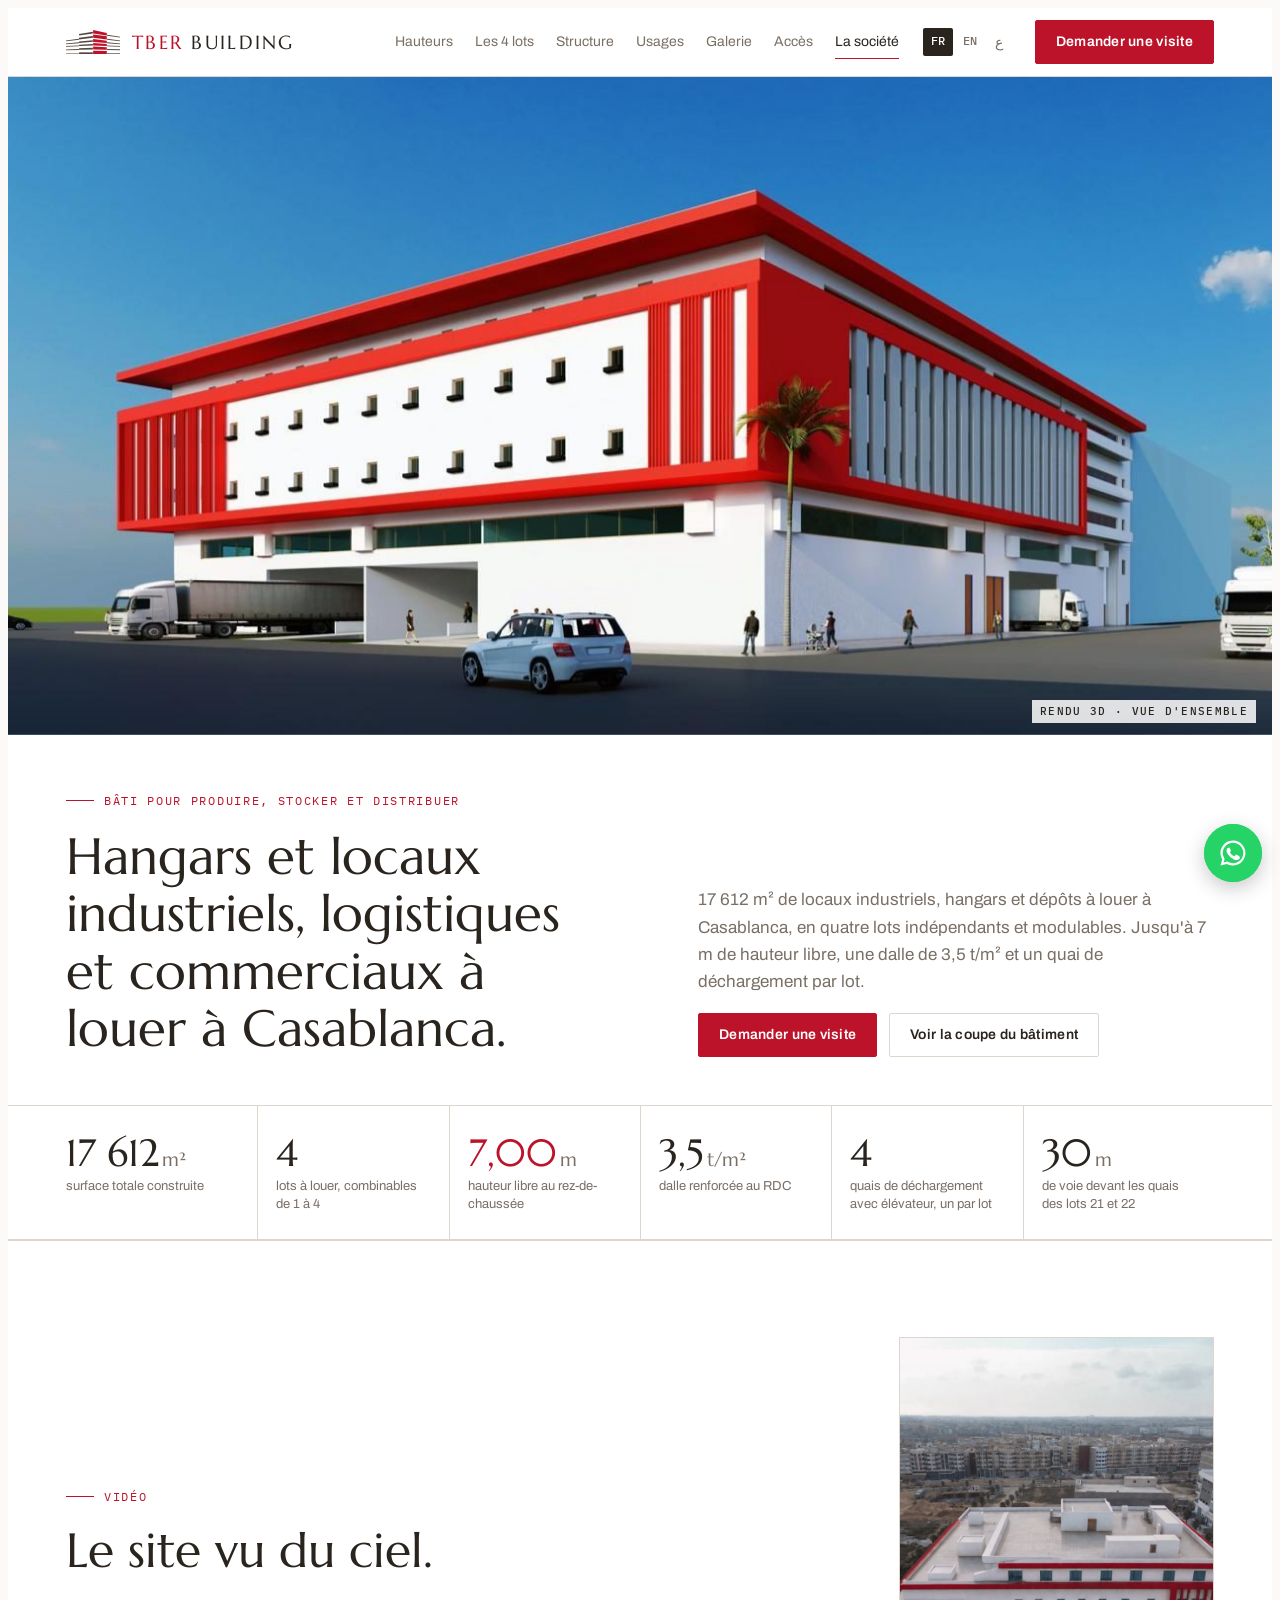
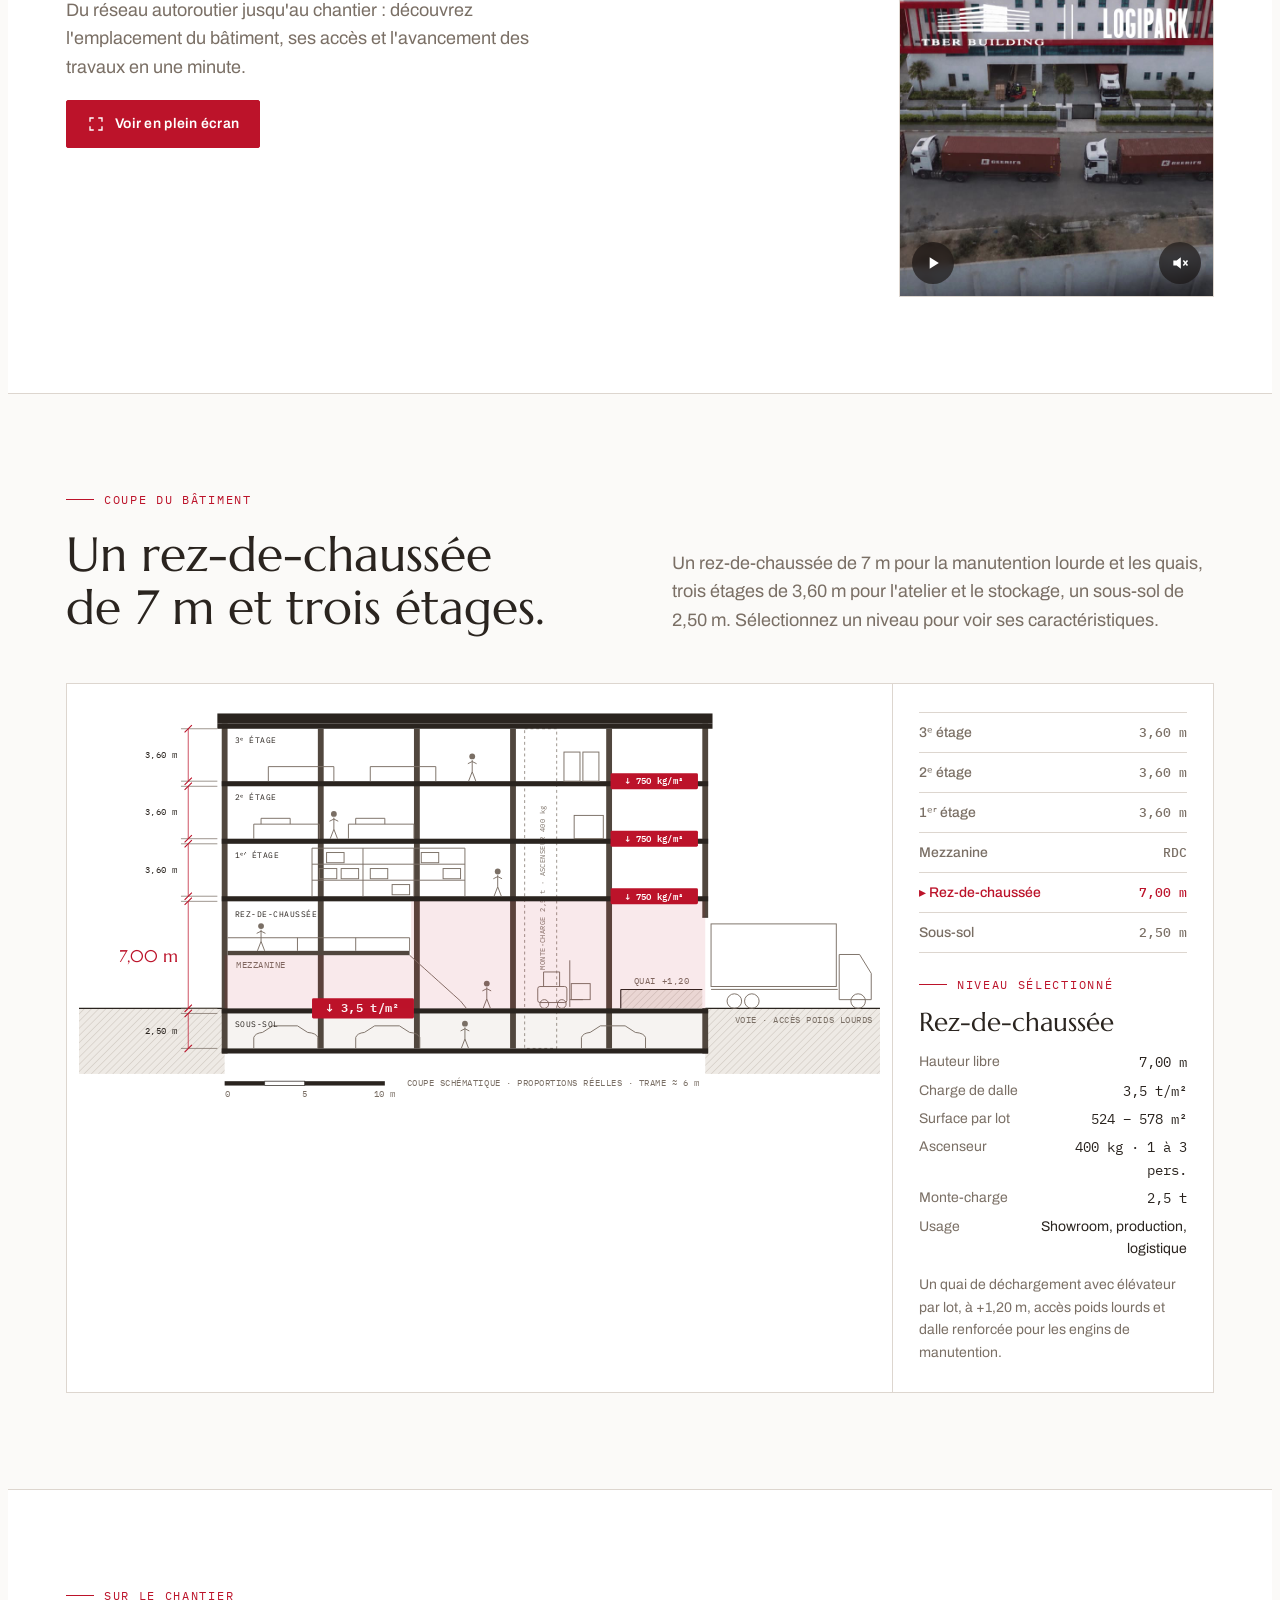
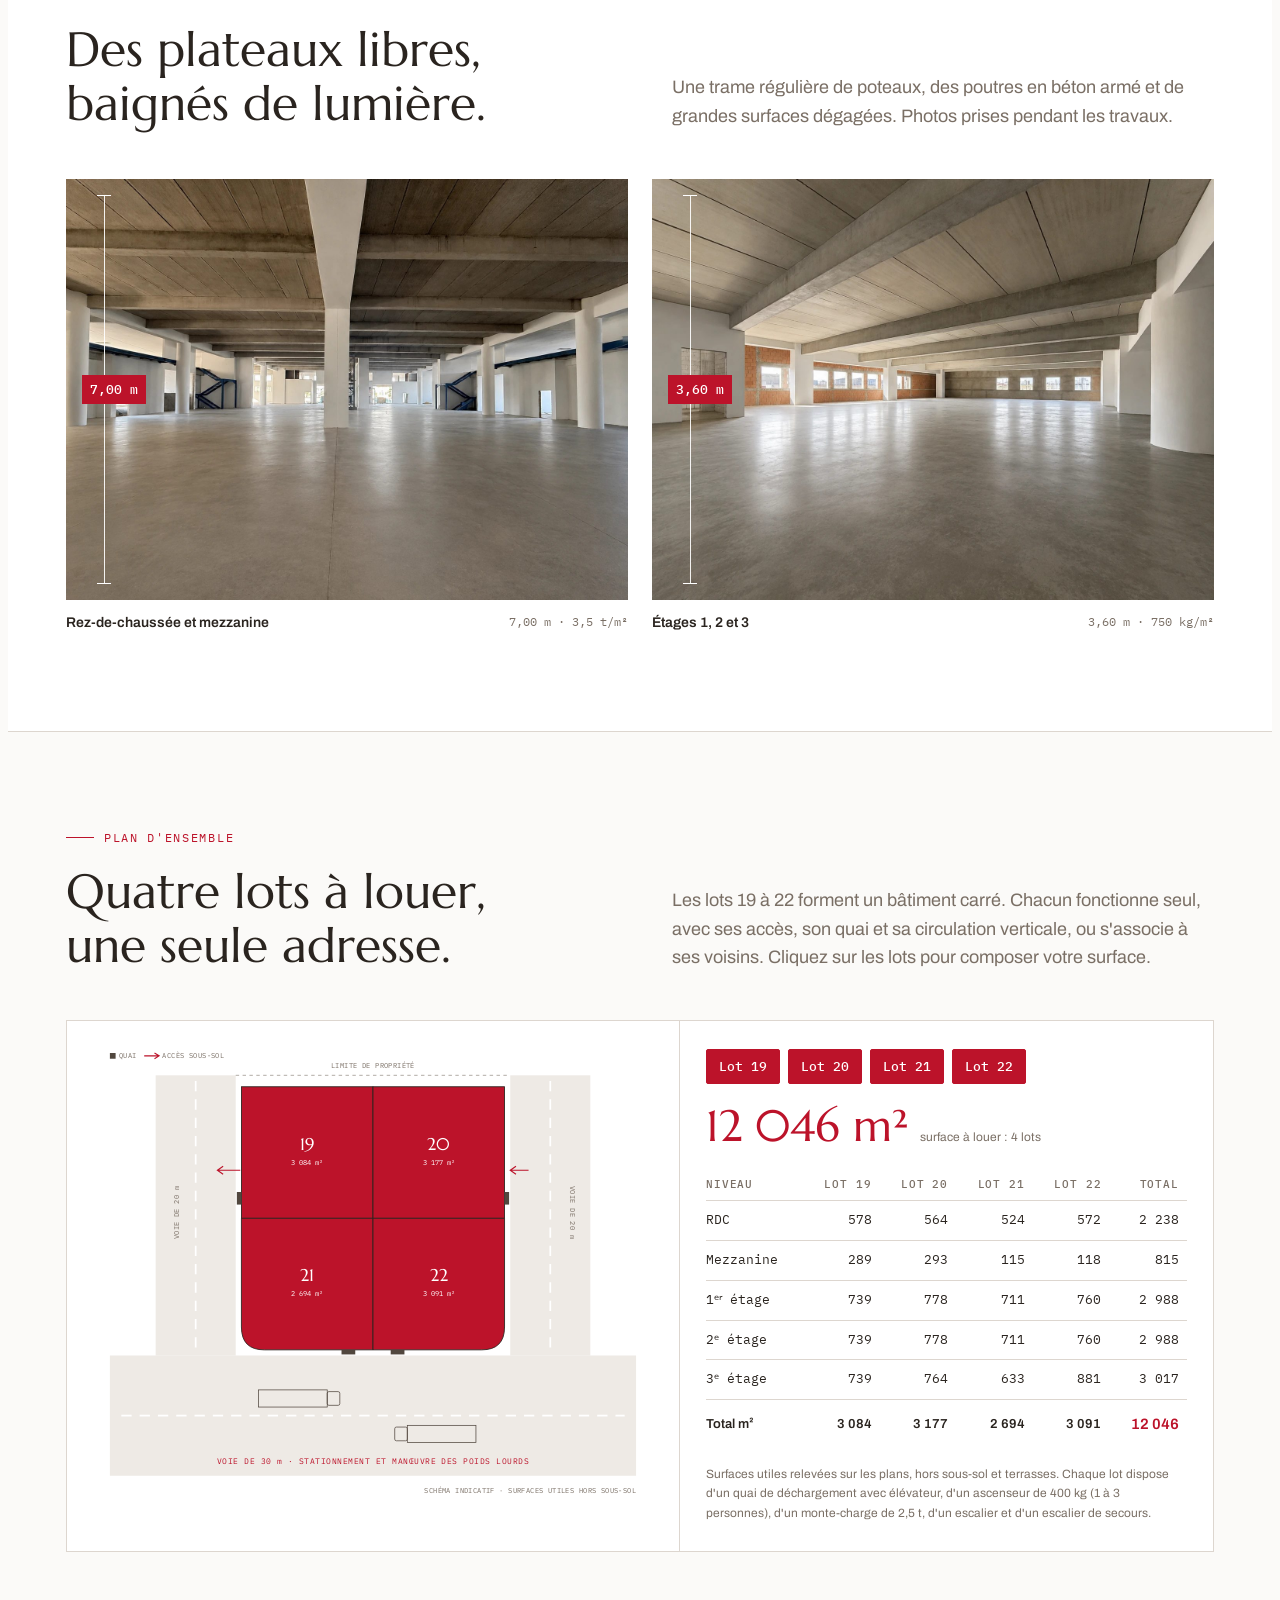
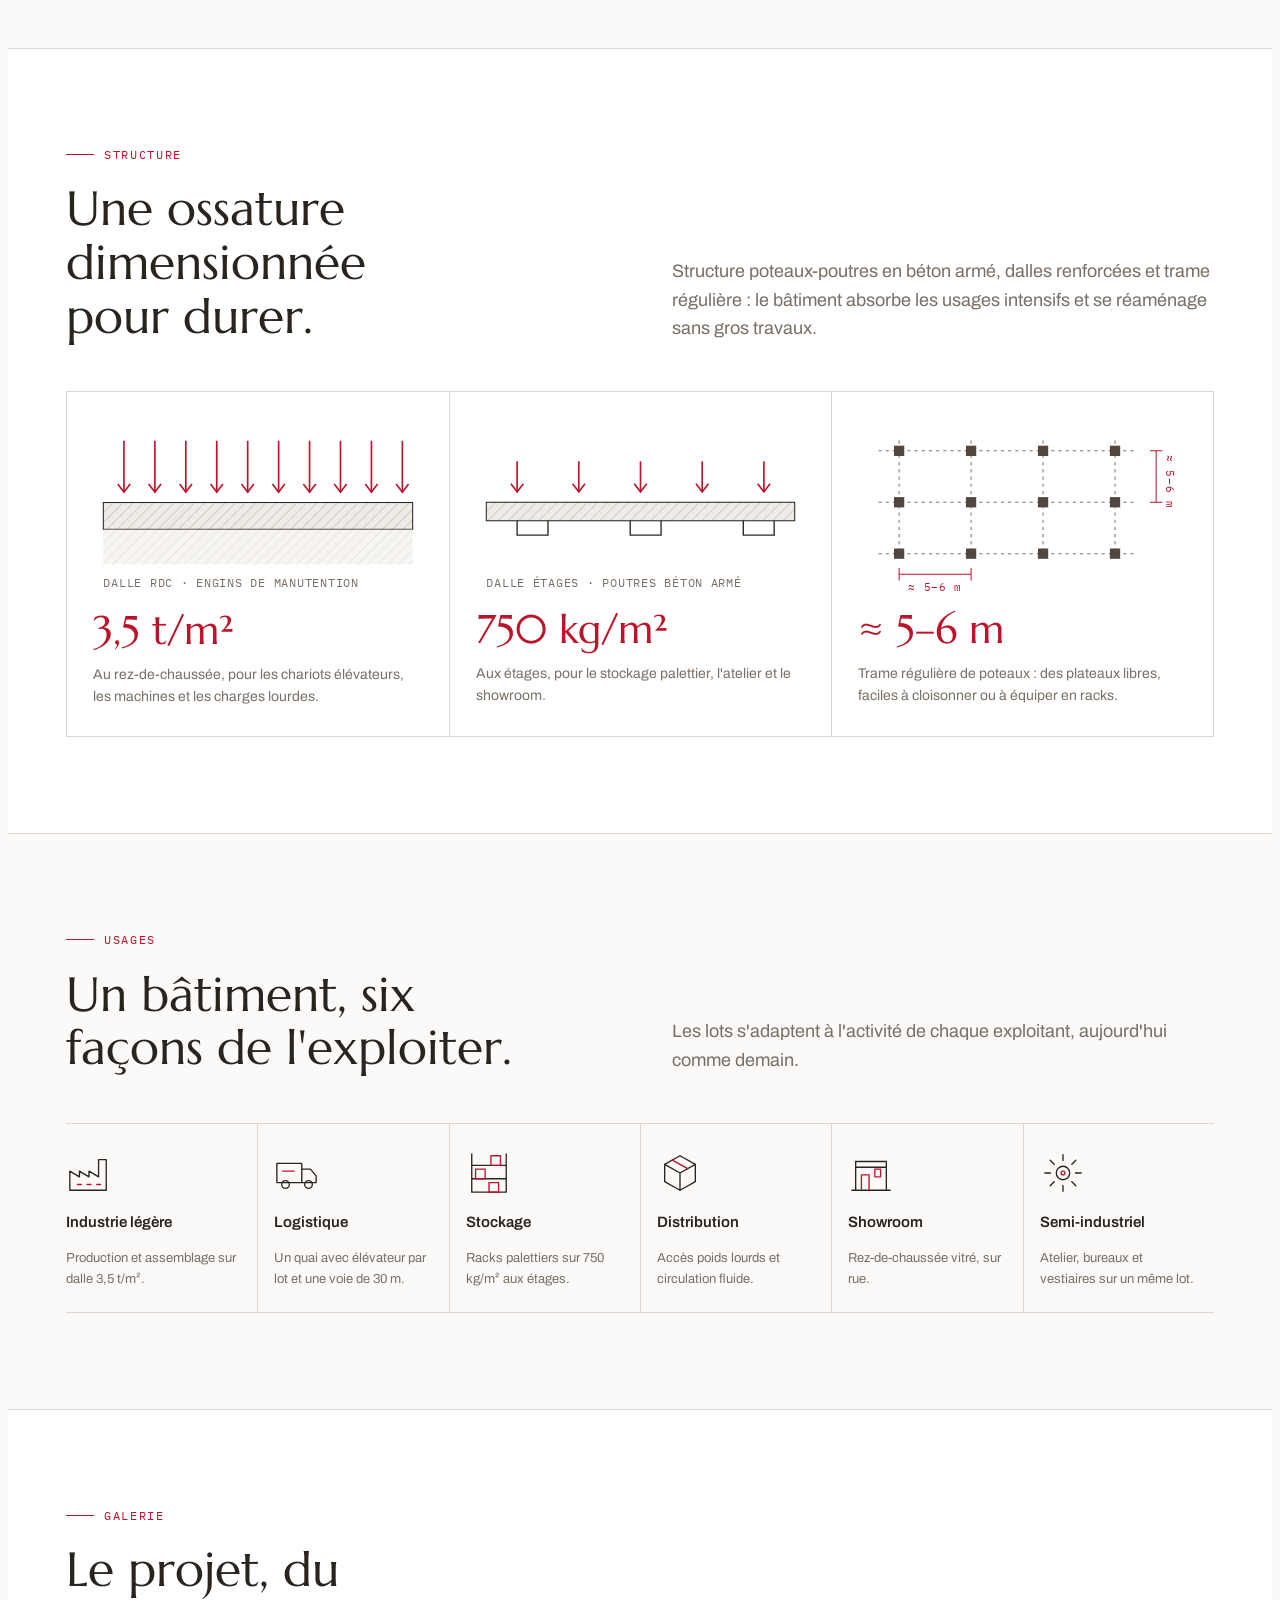
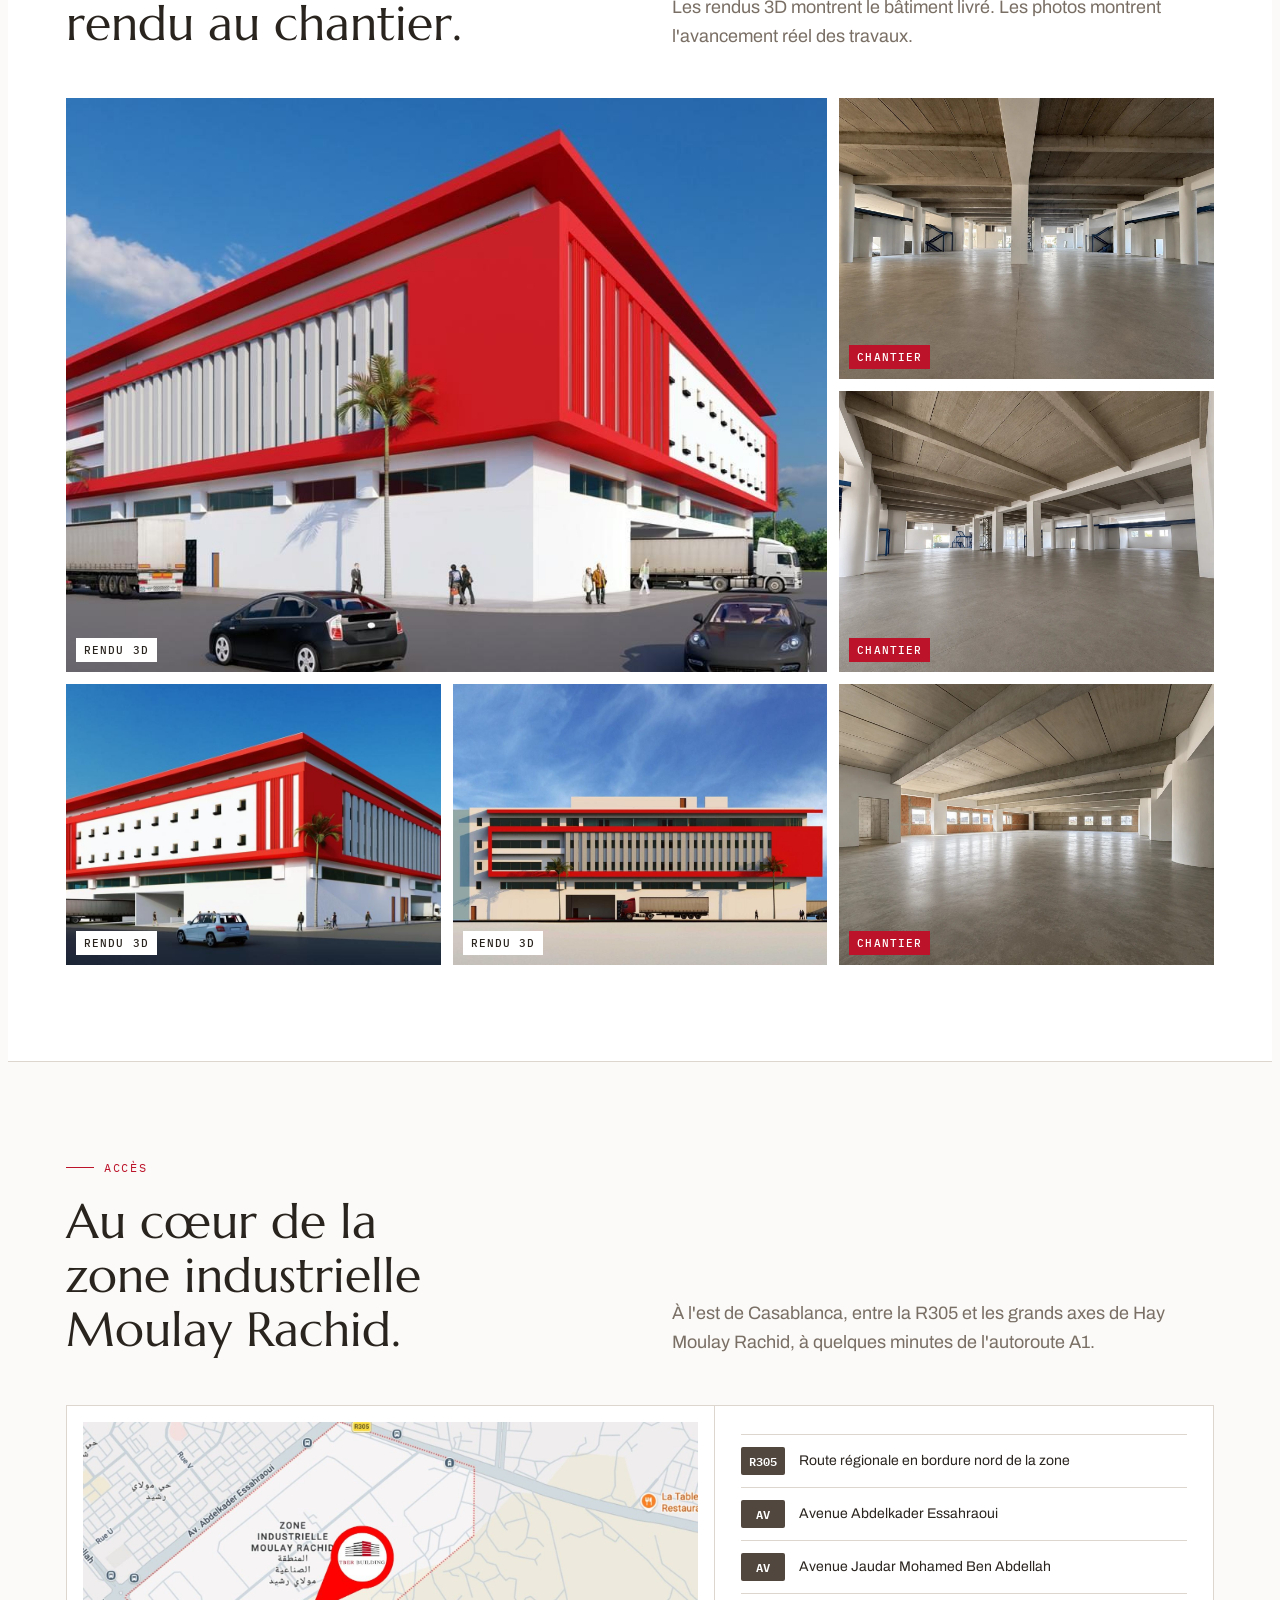
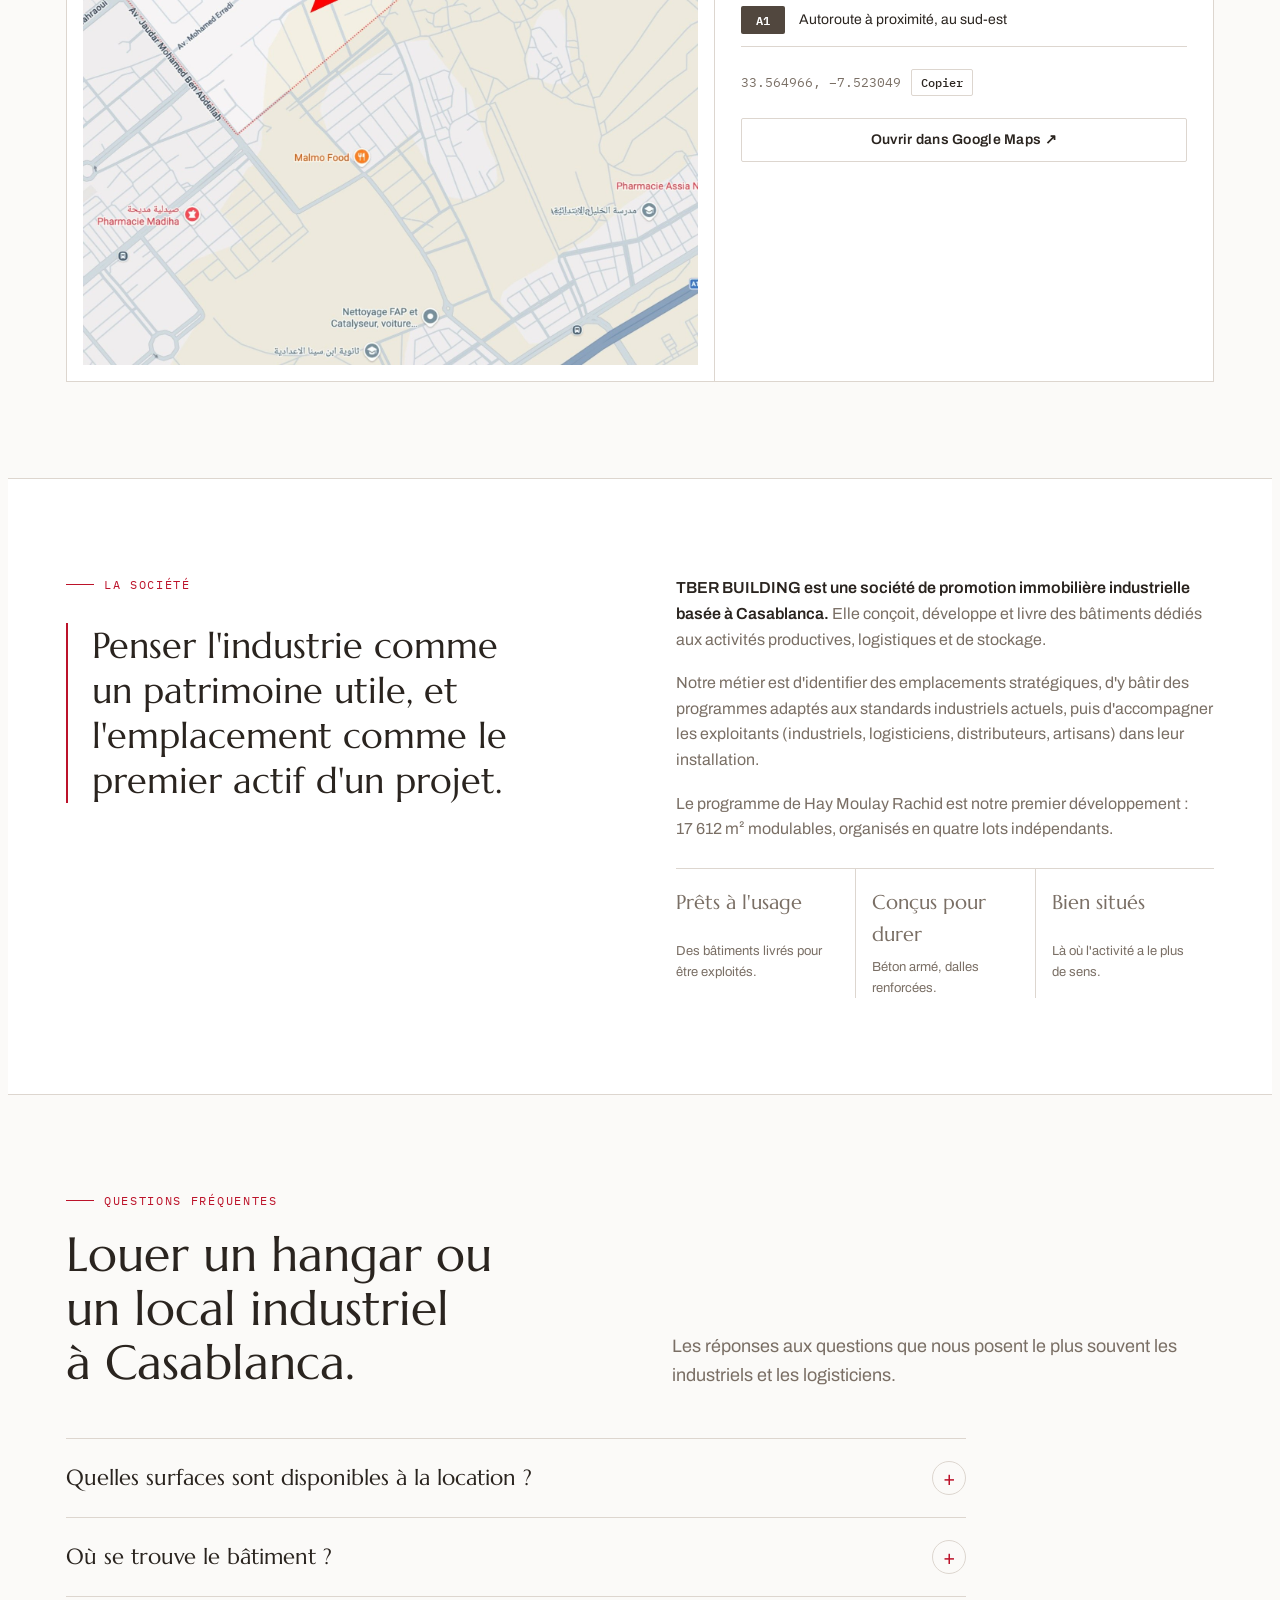
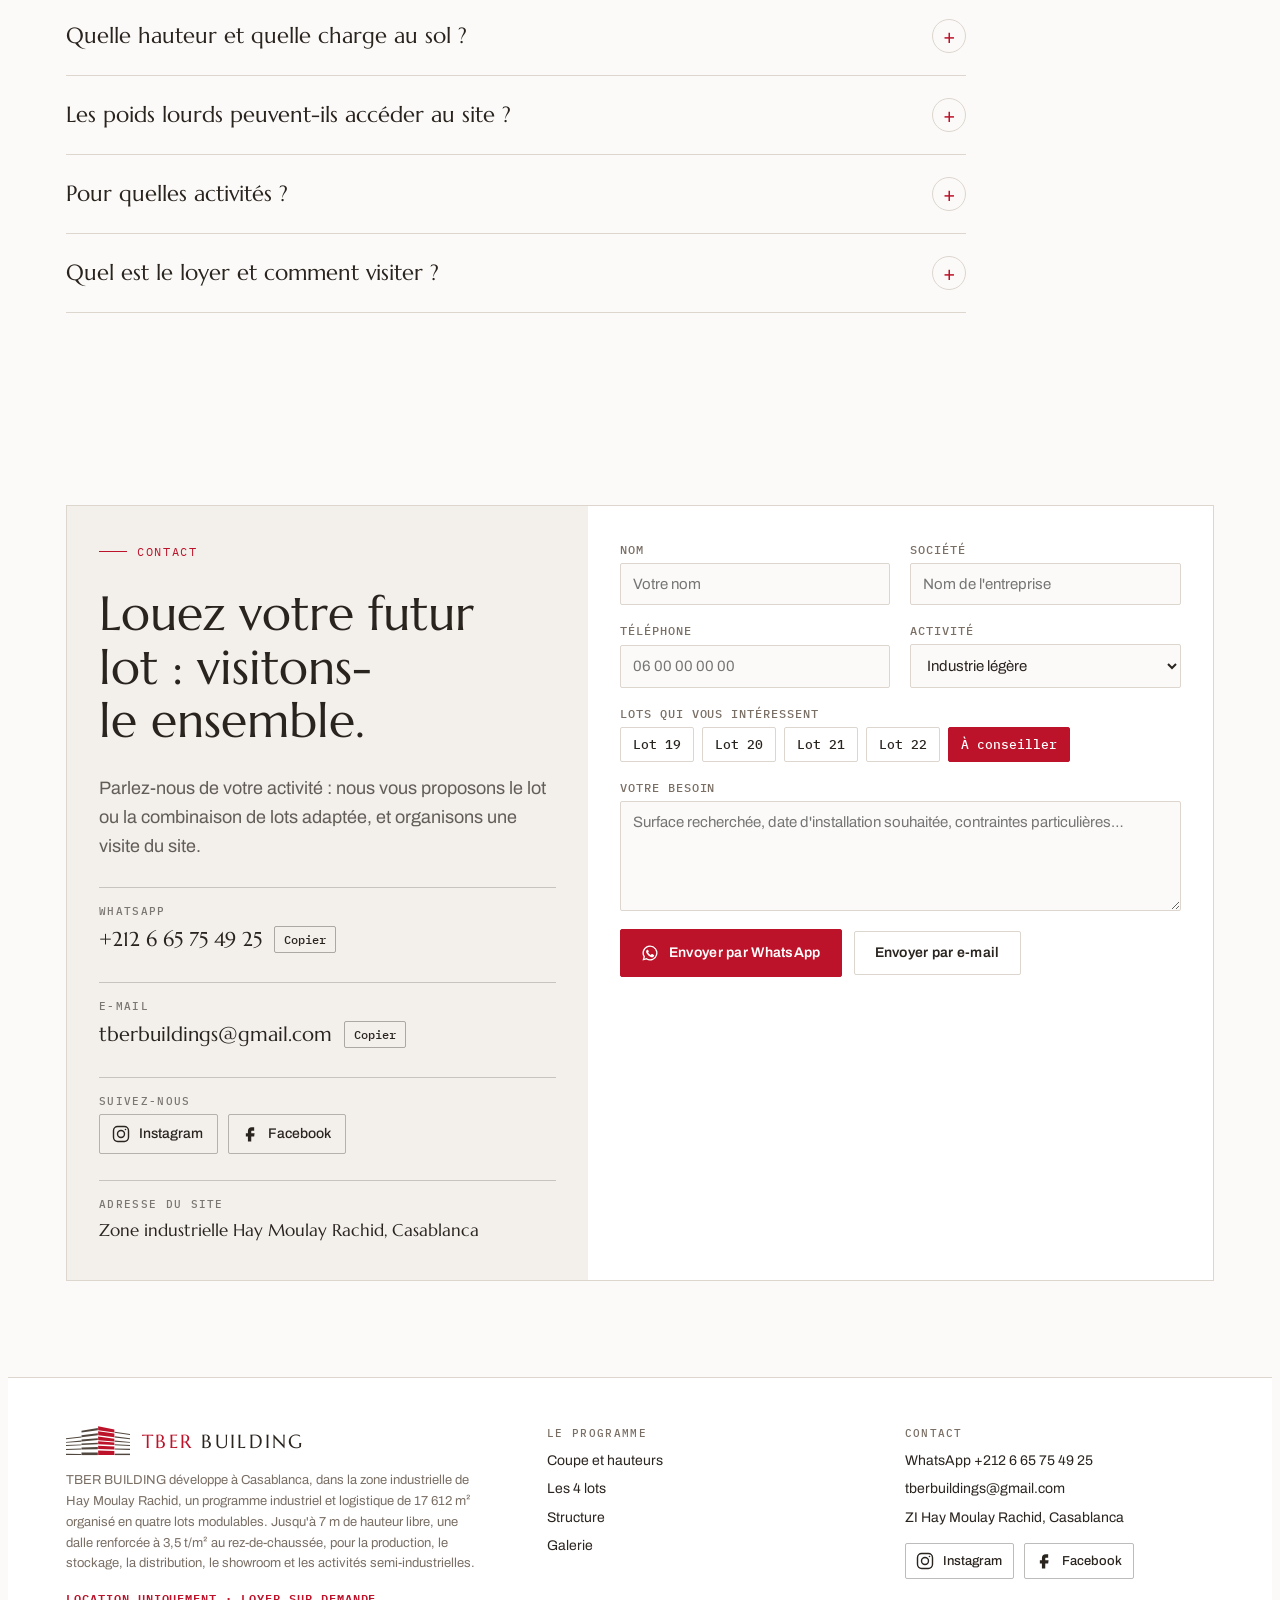
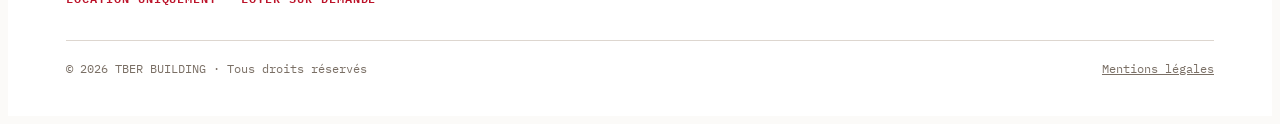
<file: index.html>
<!doctype html>
<html lang="fr">
<head>
<meta charset="utf-8">
<!-- Google tag (gtag.js) -->
<script async src="https://www.googletagmanager.com/gtag/js?id=G-CRP1RFZ2TX"></script>
<script>
  window.dataLayer = window.dataLayer || [];
  function gtag(){dataLayer.push(arguments);}
  gtag('js', new Date());

  gtag('config', 'G-CRP1RFZ2TX');
</script>
<meta name="viewport" content="width=device-width, initial-scale=1, viewport-fit=cover">
<title>Hangar, dépôt et local industriel à louer à Casablanca | TBER BUILDING</title>
<meta name="description" content="Location de hangars, dépôts et locaux industriels à Casablanca (Hay Moulay Rachid) : 4 lots modulables, 17 612 m², 7 m de hauteur libre, dalle 3,5 t/m², 1 quai par lot. Visite sur rendez-vous.">
<meta name="theme-color" content="#BC132A">
<link rel="canonical" href="https://tberbuilding.ma/">
<link rel="alternate" hreflang="fr" href="https://tberbuilding.ma/">
<link rel="alternate" hreflang="en" href="https://tberbuilding.ma/en/">
<link rel="alternate" hreflang="ar" href="https://tberbuilding.ma/ar/">
<link rel="alternate" hreflang="x-default" href="https://tberbuilding.ma/">
<link rel="icon" href="assets/favicon.svg" type="image/svg+xml">
<meta property="og:type" content="website">
<meta property="og:locale" content="fr_MA">
<meta property="og:title" content="Hangars et locaux industriels à louer à Casablanca · TBER BUILDING">
<meta property="og:description" content="4 lots modulables, 7 m de hauteur libre, dalle 3,5 t/m², 1 quai par lot. Zone industrielle Hay Moulay Rachid.">
<meta property="og:image" content="https://tberbuilding.ma/assets/rendu-angle-quais.jpg">
<link rel="preconnect" href="https://fonts.googleapis.com">
<link rel="preconnect" href="https://fonts.gstatic.com" crossorigin>
<link rel="stylesheet" href="https://fonts.googleapis.com/css2?family=Marcellus&family=Archivo:wght@400;500;600;700&family=IBM+Plex+Mono:wght@400;500&display=swap">
<link rel="stylesheet" href="css/style.css">
<script type="application/ld+json">
{"@context":"https://schema.org","@type":"Organization","name":"TBER BUILDING","url":"https://tberbuilding.ma/","email":"tberbuildings@gmail.com","telephone":"+212665754925","sameAs":["https://www.instagram.com/tber_building/","https://www.facebook.com/share/14sG1yNJWV6/"],
 "address":{"@type":"PostalAddress","streetAddress":"Zone industrielle Hay Moulay Rachid","addressLocality":"Casablanca","addressCountry":"MA"},
 "location":{"@type":"Place","name":"Plateforme logistique TBER BUILDING","geo":{"@type":"GeoCoordinates","latitude":33.564966,"longitude":-7.523049}}}
</script>
</head>
<body>
<div id="progress" aria-hidden="true"></div>
<header class="hdr">
  <div class="wrap">
    <a class="brand" href="#top" aria-label="TBER BUILDING, accueil">
      <svg viewBox="0 0 442 202" aria-hidden="true"><g class="lg-b"><polygon points="0,85 106,72 106,79 0,92"/><polygon points="0,111 106,101 106,108 0,116"/><polygon points="0,132 106,127 106,133 0,138"/><polygon points="0,159 106,156 106,163 0,166"/><polygon points="0,192 106,193 106,201 0,201"/><polygon points="107,32 220,14 220,29 107,45"/><polygon points="107,64 220,50 220,64 107,78"/><polygon points="107,94 220,84 220,97 107,107"/><polygon points="107,121 220,115 220,126 107,132"/><polygon points="107,149 220,145 220,160 107,162"/><polygon points="107,183 220,183 220,201 107,201"/><polygon points="336,39 442,55 442,62 336,47"/><polygon points="336,71 442,85 442,92 336,79"/><polygon points="336,101 442,110 442,116 336,108"/><polygon points="336,126 442,132 442,138 336,133"/><polygon points="336,155 442,158 442,165 336,163"/><polygon points="336,191 442,191 442,201 336,201"/></g><g class="lg-r"><polygon points="222,1 334,24 334,45 222,29"/><polygon points="222,36 334,52 334,78 222,64"/><polygon points="222,73 334,88 334,107 222,98"/><polygon points="222,106 334,114 334,132 222,126"/><polygon points="222,136 334,141 334,162 222,159"/><polygon points="222,169 334,172 334,200 222,200"/></g></svg>
      <span class="brand-name"><b>TBER</b> BUILDING</span>
    </a>
    <nav class="nav" id="nav">
      <a href="#hauteurs">Hauteurs</a>
      <a href="#lots">Les 4 lots</a>
      <a href="#structure">Structure</a>
      <a href="#usages">Usages</a>
      <a href="#galerie">Galerie</a>
      <a href="#localisation">Accès</a>
      <a href="#societe">La société</a>
    </nav>
    <div class="lang" aria-label="Langue"><a href="./" hreflang="fr" lang="fr" aria-current="page">FR</a><a href="en/" hreflang="en" lang="en">EN</a><a href="ar/" hreflang="ar" lang="ar">ع</a></div>
    <a class="btn" href="#contact">Demander une visite</a>
    <button class="menu-btn" id="menuBtn" aria-controls="nav" aria-expanded="false" aria-label="Ouvrir le menu">
      <svg width="18" height="18" viewBox="0 0 18 18" aria-hidden="true"><path d="M1 4h16M1 9h16M1 14h16" stroke="currentColor" stroke-width="1.6"/></svg>
    </button>
  </div>
</header>

<main id="top">
  <section class="hero" aria-label="Présentation">
    <figure class="hero-img">
      <img width="1280" height="666" fetchpriority="high" src="assets/rendu-angle-quais.jpg" alt="Rendu 3D du bâtiment TBER BUILDING en vue d'ensemble : façades rouges et blanches, quais de chargement et camions">
      <figcaption>Rendu 3D · Vue d'ensemble</figcaption>
    </figure>
    <div class="wrap intro">
      <div>
        <span class="eyebrow">Bâti pour produire, stocker et distribuer</span>
        <h1>Hangars et locaux industriels, logistiques et commerciaux à louer à Casablanca.</h1>
      </div>
      <div>
        <p>17 612 m² de locaux industriels, hangars et dépôts à louer à Casablanca, en quatre lots indépendants et modulables. Jusqu'à 7 m de hauteur libre, une dalle de 3,5 t/m² et un quai de déchargement par lot.</p>
        <div class="ctas">
          <a class="btn" href="#contact">Demander une visite</a>
          <a class="btn ghost" href="#hauteurs">Voir la coupe du bâtiment</a>
        </div>
      </div>
    </div>
  </section>

  <div class="figures">
    <div class="wrap">
      <div class="fig"><span class="v num">17 612<small>m²</small></span><span class="k">surface totale construite</span></div>
      <div class="fig"><span class="v num">4</span><span class="k">lots à louer, combinables de 1 à 4</span></div>
      <div class="fig accent"><span class="v num">7,00<small>m</small></span><span class="k">hauteur libre au rez-de-chaussée</span></div>
      <div class="fig"><span class="v num">3,5<small>t/m²</small></span><span class="k">dalle renforcée au RDC</span></div>
      <div class="fig"><span class="v num">4</span><span class="k">quais de déchargement avec élévateur, un par lot</span></div>
      <div class="fig"><span class="v num">30<small>m</small></span><span class="k">de voie devant les quais des lots 21 et 22</span></div>
    </div>
  </div>

  <!-- VIDÉO -->
  <section class="sec alt" id="video">
    <div class="wrap vid">
      <div class="vid-text">
        <span class="eyebrow">Vidéo</span>
        <h2>Le site vu du ciel.</h2>
        <p class="lead">Du réseau autoroutier jusqu'au chantier : découvrez l'emplacement du bâtiment, ses accès et l'avancement des travaux en une minute.</p>
        <div class="vid-actions">
          <button class="btn" type="button" id="vidFull">
            <svg viewBox="0 0 24 24" fill="none" stroke="currentColor" stroke-width="1.8" aria-hidden="true"><path d="M4 9V4h5M20 9V4h-5M4 15v5h5M20 15v5h-5"/></svg>
            Voir en plein écran
          </button>
        </div>
      </div>
      <figure class="vid-frame">
        <video id="vid" muted loop playsinline preload="none" poster="assets/video-poster.jpg" data-src="assets/video-drone.mp4" aria-label="Vidéo de présentation TBER BUILDING filmée par drone"></video>
        <button class="vid-btn vid-play" type="button" id="vidPlay" aria-label="Lecture" data-play="Lecture" data-pause="Pause">
          <svg viewBox="0 0 24 24" aria-hidden="true"><path class="i-play" d="M8 5v14l11-7z"/><path class="i-pause" d="M7 5h4v14H7zM13 5h4v14h-4z"/></svg>
        </button>
        <button class="vid-btn vid-sound" type="button" id="vidSound" aria-pressed="false" data-on="Activer le son" data-off="Couper le son" aria-label="Activer le son">
          <svg viewBox="0 0 24 24" fill="none" stroke="currentColor" stroke-width="1.8" aria-hidden="true"><path d="M4 9h4l5-4v14l-5-4H4z" fill="currentColor" stroke="none"/><path class="i-on" d="M16 8.5a5 5 0 0 1 0 7M18.5 6a8.5 8.5 0 0 1 0 12"/><path class="i-off" d="M16 9l5 6M21 9l-5 6"/></svg>
        </button>
      </figure>
    </div>
  </section>

  <!-- COUPE -->
  <section class="sec" id="hauteurs">
    <div class="wrap">
      <div class="sec-head">
        <div>
          <span class="eyebrow">Coupe du bâtiment</span>
          <h2>Un rez-de-chaussée de 7 m et trois étages.</h2>
        </div>
        <p class="lead">Un rez-de-chaussée de 7 m pour la manutention lourde et les quais, trois étages de 3,60 m pour l'atelier et le stockage, un sous-sol de 2,50 m. Sélectionnez un niveau pour voir ses caractéristiques.</p>
      </div>

      <div class="sheet coupe">
        <div class="coupe-draw">
          <svg viewBox="0 70 1100 545" role="img" aria-labelledby="coupeT">
            <title id="coupeT">Coupe schématique du bâtiment : sous-sol 2,50 m, rez-de-chaussée 7 m avec mezzanine et quai, trois étages de 3,60 m</title>
            <defs>
              <pattern id="hatch" width="7" height="7" patternUnits="userSpaceOnUse" patternTransform="rotate(45)"><rect width="7" height="7" fill="var(--concrete)"/><line x1="0" y1="0" x2="0" y2="7" stroke="var(--hatch)" stroke-width="1.6"/></pattern>
              <g id="man"><circle cx="0" cy="-34" r="4" class="d-objf"/><path d="M0 -29 L0 -13 M0 -13 L-5 0 M0 -13 L5 0 M-6 -24 L0 -27 L6 -24" class="d-obj"/></g>
            </defs>

            <!-- sol et terre -->
            <rect x="0" y="488" width="200" height="90" class="d-hatch"/>
            <rect x="860" y="488" width="240" height="90" class="d-hatch"/>
            <line x1="0" y1="488" x2="200" y2="488" class="d-line" stroke-width="2"/>
            <line x1="860" y1="488" x2="1100" y2="488" class="d-line" stroke-width="2"/>
            <text x="1090" y="508" text-anchor="end" class="d-mut">VOIE · ACCÈS POIDS LOURDS</text>

            <!-- intérieur des niveaux -->
            <rect x="200" y="104" width="660" height="439" class="d-paper"/>
            <rect x="200" y="495" width="660" height="48" class="d-fill" opacity=".55"/>

            <!-- trémie monte-charge / ascenseur -->
            <rect x="612" y="104" width="44" height="439" fill="none" class="d-thin" stroke-dasharray="4 4"/>
            <text transform="translate(640 322) rotate(-90)" text-anchor="middle" class="d-mut" font-size="10">MONTE-CHARGE 2,5 t · ASCENSEUR 400 kg</text>

            <!-- poteaux (trame 6 m) -->
            <g class="d-col">
              <rect x="196" y="97" width="8" height="453"/>
              <rect x="328" y="104" width="8" height="439"/>
              <rect x="460" y="104" width="8" height="439"/>
              <rect x="592" y="104" width="8" height="439"/>
              <rect x="724" y="104" width="8" height="439"/>
              <rect x="856" y="97" width="8" height="266"/>
              <rect x="856" y="488" width="8" height="62"/>
            </g>

            <!-- dalles -->
            <rect x="190" y="83" width="680" height="14" class="d-slab"/>
            <rect x="190" y="97" width="680" height="7" class="d-slab"/>
            <rect x="196" y="176" width="668" height="7" class="d-slab"/>
            <rect x="196" y="255" width="668" height="7" class="d-slab"/>
            <rect x="196" y="334" width="668" height="7" class="d-slab"/>
            <rect x="196" y="488" width="668" height="7" class="d-slab"/>
            <rect x="196" y="543" width="668" height="7" class="d-slab"/>

            <!-- RDC : quai +1,20 m -->
            <rect x="744" y="462" width="112" height="26" class="d-hatch"/>
            <line x1="744" y1="462" x2="856" y2="462" class="d-line" stroke-width="1.5"/>
            <line x1="744" y1="462" x2="744" y2="488" class="d-line" stroke-width="1.5"/>
            <text x="800" y="455" text-anchor="middle" class="d-mut">QUAI +1,20</text>

            <!-- RDC : mezzanine -->
            <rect x="204" y="409" width="250" height="6" class="d-col"/>
            <path d="M454 409 V391 M204 391 H454 M300 391 V409 M380 391 V409" class="d-obj"/>
            <path d="M454 415 l10 9 h0 l10 9 l10 9 l10 9 l10 9 l10 9 l10 9 l8 10" class="d-obj"/>
            <text x="216" y="432" class="d-mut">MEZZANINE</text>

            <!-- RDC : chariot élévateur + palette -->
            <g transform="translate(630 488)">
              <rect x="0" y="-30" width="40" height="22" rx="3" class="d-obj"/>
              <path d="M8 -30 V-50 H30 V-30" class="d-obj"/>
              <circle cx="9" cy="-6" r="6" class="d-obj"/><circle cx="33" cy="-6" r="6" class="d-obj"/>
              <path d="M44 -2 V-66 M44 -12 H62" class="d-obj"/>
              <rect x="46" y="-34" width="26" height="22" class="d-obj"/>
            </g>
            <use href="#man" x="560" y="488"/>
            <use href="#man" x="250" y="409"/>

            <!-- étage 1 : racks palettiers -->
            <g class="d-obj">
              <g transform="translate(90 0)"><path d="M230 334 V268 M300 334 V268 M370 334 V268 M440 334 V268 M230 312 H440 M230 290 H440 M230 268 H440"/>
              <rect x="240" y="296" width="24" height="14"/><rect x="270" y="296" width="24" height="14"/><rect x="310" y="296" width="24" height="14"/><rect x="380" y="274" width="24" height="14"/><rect x="410" y="296" width="24" height="14"/><rect x="340" y="318" width="24" height="14"/><rect x="250" y="274" width="24" height="14"/></g>
            </g>
            <use href="#man" x="575" y="334"/>
            <!-- étage 2 : atelier -->
            <g class="d-obj">
              <path d="M240 255 V235 H330 V255 M250 235 V227 H290 V235"/>
              <path d="M370 255 V235 H460 V255 M380 235 V227 H420 V235"/>
              <rect x="680" y="223" width="40" height="32"/>
            </g>
            <use href="#man" x="350" y="255"/>
            <!-- étage 3 : atelier / showroom -->
            <g class="d-obj">
              <path d="M260 176 V156 H350 V176 M400 176 V156 H490 V176"/>
              <rect x="666" y="136" width="22" height="40"/><rect x="692" y="136" width="22" height="40"/>
            </g>
            <use href="#man" x="540" y="176"/>
            <!-- sous-sol : véhicules -->
            <g class="d-obj">
              <path d="M240 543 V528 Q242 522 252 521 L266 512 H300 L314 521 Q326 522 328 528 V543"/>
              <path d="M380 543 V528 Q382 522 392 521 L406 512 H440 L454 521 Q466 522 468 528 V543"/>
              <path d="M690 543 V528 Q692 522 702 521 L716 512 H750 L764 521 Q776 522 778 528 V543"/>
            </g>
            <use href="#man" x="530" y="543"/>

            <!-- camion à quai -->
            <g transform="translate(866 0)">
              <rect x="2" y="372" width="172" height="86" class="d-obj"/>
              <path d="M2 462 H176" class="d-obj"/>
              <circle cx="34" cy="478" r="10" class="d-obj"/><circle cx="58" cy="478" r="10" class="d-obj"/>
              <path d="M178 476 V414 H206 L222 440 V476 Z" class="d-obj"/>
              <circle cx="204" cy="478" r="10" class="d-obj"/>
            </g>
            <path d="M856 363 h8" class="d-line"/>

            <!-- cotes verticales -->
            <g class="d-redl" stroke-width="1">
              <path d="M150 104 V176 M150 183 V255 M150 262 V334 M150 341 V488 M150 495 V543"/>
            </g>
            <g class="d-line" stroke-width="1">
              <path d="M140 104 H190 M140 176 H190 M140 183 H190 M140 255 H190 M140 262 H190 M140 334 H190 M140 341 H190 M140 488 H190 M140 495 H190 M140 543 H190" style="stroke:var(--muted)"/>
              <path d="M145 109 L155 99 M145 181 L155 171 M145 188 L155 178 M145 260 L155 250 M145 267 L155 257 M145 339 L155 329 M145 346 L155 336 M145 493 L155 483 M145 500 L155 490 M145 548 L155 538" style="stroke:var(--red)" stroke-width="1.5"/>
            </g>
            <g text-anchor="end">
              <text x="136" y="144" class="d-text">3,60 m</text>
              <text x="136" y="223" class="d-text">3,60 m</text>
              <text x="136" y="302" class="d-text">3,60 m</text>
              <text x="136" y="424" class="d-text d-big" style="fill:var(--red)">7,00 m</text>
              <text x="136" y="523" class="d-text">2,50 m</text>
            </g>

            <!-- noms de niveaux et charges -->
            <g class="d-text" font-size="11">
              <text x="214" y="123">3ᵉ ÉTAGE</text>
              <text x="214" y="202">2ᵉ ÉTAGE</text>
              <text x="214" y="281">1ᵉʳ ÉTAGE</text>
              <text x="214" y="362">REZ-DE-CHAUSSÉE</text>
              <text x="214" y="514">SOUS-SOL</text>
            </g>
            <!-- charges des dalles -->
            <g class="load">
              <g transform="translate(730 165)"><rect width="120" height="22" rx="2"/><text x="60" y="15.5">↓ 750 kg/m²</text></g>
              <g transform="translate(730 244)"><rect width="120" height="22" rx="2"/><text x="60" y="15.5">↓ 750 kg/m²</text></g>
              <g transform="translate(730 323)"><rect width="120" height="22" rx="2"/><text x="60" y="15.5">↓ 750 kg/m²</text></g>
              <g transform="translate(320 474)" class="big"><rect width="140" height="28" rx="2"/><text x="70" y="19.5">↓ 3,5 t/m²</text></g>
            </g>

            <!-- zones cliquables -->
            <rect class="hit" data-l="r3" x="200" y="104" width="660" height="72"/>
            <rect class="hit" data-l="r2" x="200" y="183" width="660" height="72"/>
            <rect class="hit" data-l="r1" x="200" y="262" width="660" height="72"/>
            <rect class="hit" data-l="mez" x="204" y="341" width="252" height="74"/>
            <path class="hit" data-l="rdc" d="M456 341 H860 V488 H200 V415 H456 Z"/>
            <rect class="hit" data-l="ss" x="200" y="495" width="660" height="48"/>

            <!-- échelle graphique -->
            <g transform="translate(200 588)">
              <rect x="0" y="0" width="55" height="6" class="d-slab"/><rect x="55" y="0" width="55" height="6" class="d-paper" stroke="var(--ink)"/>
              <rect x="110" y="0" width="110" height="6" class="d-slab"/>
              <text x="0" y="22" class="d-mut">0</text><text x="110" y="22" class="d-mut" text-anchor="middle">5</text><text x="220" y="22" class="d-mut" text-anchor="middle">10 m</text>
              <text x="250" y="7" class="d-mut">COUPE SCHÉMATIQUE · PROPORTIONS RÉELLES · TRAME ≈ 6 m</text>
            </g>
          </svg>
          <p class="scroll-hint">← Faites glisser pour voir toute la coupe →</p>
        </div>
        <aside class="coupe-side">
          <div class="lvl-list" role="group" aria-label="Choisir un niveau">
            <button class="lvl-btn" data-l="r3" aria-pressed="false"><span>3ᵉ étage</span><span>3,60 m</span></button>
            <button class="lvl-btn" data-l="r2" aria-pressed="false"><span>2ᵉ étage</span><span>3,60 m</span></button>
            <button class="lvl-btn" data-l="r1" aria-pressed="false"><span>1ᵉʳ étage</span><span>3,60 m</span></button>
            <button class="lvl-btn" data-l="mez" aria-pressed="false"><span>Mezzanine</span><span>RDC</span></button>
            <button class="lvl-btn" data-l="rdc" aria-pressed="true"><span>Rez-de-chaussée</span><span>7,00 m</span></button>
            <button class="lvl-btn" data-l="ss" aria-pressed="false"><span>Sous-sol</span><span>2,50 m</span></button>
          </div>
          <div class="lvl-card" id="lvlCard" aria-live="polite"></div>
        </aside>
      </div>
    </div>
  </section>

  <!-- PLATEAUX PHOTOS -->
  <section class="sec alt" id="plateaux" aria-label="Les plateaux en photo">
    <div class="wrap">
      <div class="sec-head">
        <div>
          <span class="eyebrow">Sur le chantier</span>
          <h2>Des plateaux libres, baignés de lumière.</h2>
        </div>
        <p class="lead">Une trame régulière de poteaux, des poutres en béton armé et de grandes surfaces dégagées. Photos prises pendant les travaux.</p>
      </div>
      <div class="plates">
        <figure class="plate">
          <div class="img"><img width="1448" height="1086" src="assets/chantier-rdc.jpg" alt="Rez-de-chaussée en chantier : grand plateau béton, poteaux blancs, escaliers métalliques bleus vers la mezzanine" loading="lazy"><div class="h" aria-hidden="true"><i></i><span>7,00 m</span><i></i></div></div>
          <figcaption><b>Rez-de-chaussée et mezzanine</b><span>7,00 m · 3,5 t/m²</span></figcaption>
        </figure>
        <figure class="plate">
          <div class="img"><img width="1448" height="1086" src="assets/chantier-etages.jpg" alt="Étage en chantier : plateau béton avec fenêtres en bandeau et poutres apparentes" loading="lazy"><div class="h" aria-hidden="true"><i></i><span>3,60 m</span><i></i></div></div>
          <figcaption><b>Étages 1, 2 et 3</b><span>3,60 m · 750 kg/m²</span></figcaption>
        </figure>
      </div>
    </div>
  </section>

  <!-- LOTS -->
  <section class="sec" id="lots">
    <div class="wrap">
      <div class="sec-head">
        <div>
          <span class="eyebrow">Plan d'ensemble</span>
          <h2>Quatre lots à louer, une seule adresse.</h2>
        </div>
        <p class="lead">Les lots 19 à 22 forment un bâtiment carré. Chacun fonctionne seul, avec ses accès, son quai et sa circulation verticale, ou s'associe à ses voisins. Cliquez sur les lots pour composer votre surface.</p>
      </div>
      <div class="sheet lots">
        <div class="lots-draw">
          <svg viewBox="0 0 1000 800" role="img" aria-labelledby="lotsT">
            <title id="lotsT">Plan de masse schématique : lots 19 et 20 au nord, lots 21 et 22 au sud le long de la voie de 30 m, voies de 20 m à l'ouest et à l'est</title>
            <!-- voies -->
            <rect x="120" y="60" width="140" height="490" fill="var(--concrete)"/>
            <rect x="740" y="60" width="140" height="490" fill="var(--concrete)"/>
            <path d="M40 550 H960 V760 H40 Z" fill="var(--concrete)"/>
            <path d="M190 70 V540 M810 70 V540 M60 655 H940" stroke="var(--paper)" stroke-width="3" stroke-dasharray="18 14" fill="none"/>
            <text transform="translate(160 300) rotate(-90)" text-anchor="middle" class="d-mut" font-size="13">VOIE DE 20 m</text>
            <text transform="translate(845 300) rotate(90)" text-anchor="middle" class="d-mut" font-size="13">VOIE DE 20 m</text>
            <text x="500" y="740" text-anchor="middle" class="d-text" font-size="14" style="fill:var(--red)">VOIE DE 30 m · STATIONNEMENT ET MANŒUVRE DES POIDS LOURDS</text>
            <!-- camions -->
            <g class="d-obj" style="stroke:var(--brown)">
              <rect x="300" y="610" width="120" height="30"/><rect x="420" y="613" width="22" height="24" rx="3"/>
              <rect x="560" y="672" width="120" height="30"/><rect x="538" y="675" width="22" height="24" rx="3"/>
            </g>
            <!-- limite nord -->
            <line x1="260" y1="60" x2="740" y2="60" class="d-thin" stroke-dasharray="6 6"/>
            <text x="500" y="48" text-anchor="middle" class="d-mut">LIMITE DE PROPRIÉTÉ</text>

            <!-- lots -->
            <g class="lot" data-lot="19" tabindex="0" role="button" aria-label="Lot 19"><rect x="270" y="80" width="230" height="230"/><text x="385" y="190" text-anchor="middle" class="lt">19</text><text x="385" y="216" text-anchor="middle" class="ls">3 084 m²</text></g>
            <g class="lot" data-lot="20" tabindex="0" role="button" aria-label="Lot 20"><rect x="500" y="80" width="230" height="230"/><text x="615" y="190" text-anchor="middle" class="lt">20</text><text x="615" y="216" text-anchor="middle" class="ls">3 177 m²</text></g>
            <g class="lot" data-lot="21" tabindex="0" role="button" aria-label="Lot 21"><path d="M270 310 H500 V540 H310 Q270 540 270 500 Z"/><text x="385" y="420" text-anchor="middle" class="lt">21</text><text x="385" y="446" text-anchor="middle" class="ls">2 694 m²</text></g>
            <g class="lot" data-lot="22" tabindex="0" role="button" aria-label="Lot 22"><path d="M500 310 H730 V500 Q730 540 690 540 H500 Z"/><text x="615" y="420" text-anchor="middle" class="lt">22</text><text x="615" y="446" text-anchor="middle" class="ls">3 091 m²</text></g>

            <!-- quais (1 par lot) -->
            <g fill="var(--brown)">
              <rect x="262" y="264" width="8" height="22"/>
              <rect x="730" y="264" width="8" height="22"/>
              <rect x="445" y="540" width="24" height="8"/>
              <rect x="531" y="540" width="24" height="8"/>
            </g>
            <!-- accès sous-sol -->
            <g class="d-redl" stroke-width="2">
              <path d="M268 226 H228 m10 -7 l-10 7 l10 7"/>
              <path d="M772 226 H740 m10 -7 l-10 7 l10 7"/>
            </g>
            <!-- légende -->
            <g transform="translate(40 30)">
              <rect x="0" y="-9" width="10" height="10" fill="var(--brown)"/><text x="16" y="0" class="d-mut">QUAI</text>
              <path d="M60 -4 H86 m-8 -5 l8 5 l-8 5" class="d-redl" stroke-width="2"/><text x="92" y="0" class="d-mut">ACCÈS SOUS-SOL</text>
            </g>
            <text x="960" y="790" text-anchor="end" class="d-mut">SCHÉMA INDICATIF · SURFACES UTILES HORS SOUS-SOL</text>
          </svg>
        </div>
        <aside class="lots-side">
          <div class="chips" role="group" aria-label="Sélection des lots">
            <button class="chip" data-lot="19" aria-pressed="true">Lot 19</button>
            <button class="chip" data-lot="20" aria-pressed="true">Lot 20</button>
            <button class="chip" data-lot="21" aria-pressed="true">Lot 21</button>
            <button class="chip" data-lot="22" aria-pressed="true">Lot 22</button>
          </div>
          <div class="total"><span class="v" id="totV">12 046 m²</span><span class="note" id="totK">surface à louer : 4 lots</span></div>
          <div class="tbl-wrap">
            <table>
              <thead id="tHead"></thead>
              <tbody id="tBody"></tbody>
              <tfoot id="tFoot"></tfoot>
            </table>
          </div>
          <p class="note">Surfaces utiles relevées sur les plans, hors sous-sol et terrasses. Chaque lot dispose d'un quai de déchargement avec élévateur, d'un ascenseur de 400 kg (1 à 3 personnes), d'un monte-charge de 2,5 t, d'un escalier et d'un escalier de secours.</p>
        </aside>
      </div>
    </div>
  </section>

  <!-- STRUCTURE -->
  <section class="sec alt" id="structure">
    <div class="wrap">
      <div class="sec-head">
        <div>
          <span class="eyebrow">Structure</span>
          <h2>Une ossature dimensionnée pour durer.</h2>
        </div>
        <p class="lead">Structure poteaux-poutres en béton armé, dalles renforcées et trame régulière : le bâtiment absorbe les usages intensifs et se réaménage sans gros travaux.</p>
      </div>
      <div class="sheet struct">
        <div>
          <svg viewBox="0 0 320 170" role="img" aria-label="Dalle du rez-de-chaussée : 3,5 tonnes par mètre carré">
            <g class="d-redl" stroke-width="1.6">
              <path d="M30 20 V70 M60 20 V70 M90 20 V70 M120 20 V70 M150 20 V70 M180 20 V70 M210 20 V70 M240 20 V70 M270 20 V70 M300 20 V70"/>
              <path d="M24 62 l6 8 l6 -8 M54 62 l6 8 l6 -8 M84 62 l6 8 l6 -8 M114 62 l6 8 l6 -8 M144 62 l6 8 l6 -8 M174 62 l6 8 l6 -8 M204 62 l6 8 l6 -8 M234 62 l6 8 l6 -8 M264 62 l6 8 l6 -8 M294 62 l6 8 l6 -8"/>
            </g>
            <rect x="10" y="80" width="300" height="26" class="d-hatch" stroke="var(--ink)"/>
            <rect x="10" y="106" width="300" height="34" class="d-hatch" opacity=".5"/>
            <text x="10" y="162" class="d-mut">DALLE RDC · ENGINS DE MANUTENTION</text>
          </svg>
          <span class="v num">3,5 t/m²</span>
          <p>Au rez-de-chaussée, pour les chariots élévateurs, les machines et les charges lourdes.</p>
        </div>
        <div>
          <svg viewBox="0 0 320 170" role="img" aria-label="Dalle des étages : 750 kilogrammes par mètre carré">
            <g class="d-redl" stroke-width="1.6">
              <path d="M40 40 V70 M100 40 V70 M160 40 V70 M220 40 V70 M280 40 V70"/>
              <path d="M34 62 l6 8 l6 -8 M94 62 l6 8 l6 -8 M154 62 l6 8 l6 -8 M214 62 l6 8 l6 -8 M274 62 l6 8 l6 -8"/>
            </g>
            <rect x="10" y="80" width="300" height="18" class="d-hatch" stroke="var(--ink)"/>
            <path d="M40 98 v14 h30 v-14 M150 98 v14 h30 v-14 M260 98 v14 h30 v-14" class="d-obj" style="stroke:var(--ink)"/>
            <text x="10" y="162" class="d-mut">DALLE ÉTAGES · POUTRES BÉTON ARMÉ</text>
          </svg>
          <span class="v num">750 kg/m²</span>
          <p>Aux étages, pour le stockage palettier, l'atelier et le showroom.</p>
        </div>
        <div>
          <svg viewBox="0 0 320 170" role="img" aria-label="Trame régulière de poteaux d'environ 5 à 6 mètres">
            <g class="d-thin" stroke-dasharray="3 4">
              <path d="M40 20 V130 M110 20 V130 M180 20 V130 M250 20 V130 M20 30 H270 M20 80 H270 M20 130 H270"/>
            </g>
            <g class="d-col">
              <rect x="35" y="25" width="10" height="10"/><rect x="105" y="25" width="10" height="10"/><rect x="175" y="25" width="10" height="10"/><rect x="245" y="25" width="10" height="10"/>
              <rect x="35" y="75" width="10" height="10"/><rect x="105" y="75" width="10" height="10"/><rect x="175" y="75" width="10" height="10"/><rect x="245" y="75" width="10" height="10"/>
              <rect x="35" y="125" width="10" height="10"/><rect x="105" y="125" width="10" height="10"/><rect x="175" y="125" width="10" height="10"/><rect x="245" y="125" width="10" height="10"/>
            </g>
            <path d="M40 150 H110 M40 144 V156 M110 144 V156" class="d-redl"/>
            <text x="75" y="166" text-anchor="middle" class="d-text" font-size="11" style="fill:var(--red)">≈ 5–6 m</text>
            <path d="M290 30 V80 M284 30 H296 M284 80 H296" class="d-redl"/>
            <text x="300" y="60" class="d-text" font-size="11" style="fill:var(--red)" transform="rotate(90 300 60)" text-anchor="middle">≈ 5–6 m</text>
          </svg>
          <span class="v num">≈ 5–6 m</span>
          <p>Trame régulière de poteaux : des plateaux libres, faciles à cloisonner ou à équiper en racks.</p>
        </div>
      </div>
    </div>
  </section>

  <!-- USAGES -->
  <section class="sec" id="usages">
    <div class="wrap">
      <div class="sec-head">
        <div>
          <span class="eyebrow">Usages</span>
          <h2>Un bâtiment, six façons de l'exploiter.</h2>
        </div>
        <p class="lead">Les lots s'adaptent à l'activité de chaque exploitant, aujourd'hui comme demain.</p>
      </div>
      <div class="uses">
        <div class="use">
          <svg viewBox="0 0 48 48" aria-hidden="true"><path d="M4 42V22l10 6v-6l10 6v-6l10 6V10h8v32z"/><path class="a" d="M12 36h4M22 36h4M32 36h4"/></svg>
          <b>Industrie légère</b><p>Production et assemblage sur dalle 3,5 t/m².</p>
        </div>
        <div class="use">
          <svg viewBox="0 0 48 48" aria-hidden="true"><path d="M3 14h26v20H3zM29 20h9l6 7v7H29"/><circle cx="12" cy="36" r="4"/><circle cx="36" cy="36" r="4"/><path class="a" d="M9 22h12"/></svg>
          <b>Logistique</b><p>Un quai avec élévateur par lot et une voie de 30 m.</p>
        </div>
        <div class="use">
          <svg viewBox="0 0 48 48" aria-hidden="true"><path d="M6 4v40M42 4v40M6 16h36M6 30h36M6 44h36"/><path class="a" d="M10 20h10v10H10zM24 34h10v10H24zM26 6h10v10H26z"/></svg>
          <b>Stockage</b><p>Racks palettiers sur 750 kg/m² aux étages.</p>
        </div>
        <div class="use">
          <svg viewBox="0 0 48 48" aria-hidden="true"><path d="M24 6l16 9v18l-16 9-16-9V15z"/><path d="M8 15l16 9 16-9M24 24v18"/><path class="a" d="M16 10.5l16 9"/></svg>
          <b>Distribution</b><p>Accès poids lourds et circulation fluide.</p>
        </div>
        <div class="use">
          <svg viewBox="0 0 48 48" aria-hidden="true"><path d="M4 42h40M8 42V12h32v30"/><path class="a" d="M14 42V26h8v16M28 20h6v8h-6z"/><path d="M8 18h32"/></svg>
          <b>Showroom</b><p>Rez-de-chaussée vitré, sur rue.</p>
        </div>
        <div class="use">
          <svg viewBox="0 0 48 48" aria-hidden="true"><circle cx="24" cy="24" r="7"/><path d="M24 5v6M24 37v6M5 24h6M37 24h6M10.6 10.6l4.2 4.2M33.2 33.2l4.2 4.2M10.6 37.4l4.2-4.2M33.2 14.8l4.2-4.2"/><circle class="a" cx="24" cy="24" r="2"/></svg>
          <b>Semi-industriel</b><p>Atelier, bureaux et vestiaires sur un même lot.</p>
        </div>
      </div>
    </div>
  </section>

  <!-- GALERIE -->
  <section class="sec alt" id="galerie">
    <div class="wrap">
      <div class="sec-head">
        <div>
          <span class="eyebrow">Galerie</span>
          <h2>Le projet, du rendu au chantier.</h2>
        </div>
        <p class="lead">Les rendus 3D montrent le bâtiment livré. Les photos montrent l'avancement réel des travaux.</p>
      </div>
      <div class="gal" id="gal">
        <button class="g1" data-src="assets/rendu-angle-voie30.jpg" data-cap="Rendu 3D · Angle du bâtiment et accès poids lourds"><img width="1280" height="744" src="assets/rendu-angle-voie30.jpg" alt="Rendu 3D, angle du bâtiment" loading="lazy"><span class="tag">Rendu 3D</span></button>
        <button class="g2" data-src="assets/chantier-rdc.jpg" data-cap="Chantier · Rez-de-chaussée, 7 m sous plafond"><img width="1448" height="1086" src="assets/chantier-rdc.jpg" alt="Photo de chantier du rez-de-chaussée" loading="lazy"><span class="tag red">Chantier</span></button>
        <button class="g6" data-src="assets/chantier-rdc-2.jpg" data-cap="Chantier · Rez-de-chaussée, autre angle"><img width="1448" height="1086" src="assets/chantier-rdc-2.jpg" alt="Photo de chantier du rez-de-chaussée sous un autre angle, poutres béton et mezzanine bleue" loading="lazy"><span class="tag red">Chantier</span></button>
        <button class="g3" data-src="assets/rendu-angle-quais.jpg" data-cap="Rendu 3D · Façade et quais de chargement"><img width="1280" height="666" src="assets/rendu-angle-quais.jpg" alt="Rendu 3D, façade et quais" loading="lazy"><span class="tag">Rendu 3D</span></button>
        <button class="g4" data-src="assets/rendu-facade.jpg" data-cap="Rendu 3D · Élévation de la façade"><img width="1280" height="884" src="assets/rendu-facade.jpg" alt="Rendu 3D, élévation de façade" loading="lazy"><span class="tag">Rendu 3D</span></button>
        <button class="g5" data-src="assets/chantier-etages.jpg" data-cap="Chantier · Plateau d'étage, 3,60 m sous plafond"><img width="1448" height="1086" src="assets/chantier-etages.jpg" alt="Photo de chantier d'un étage" loading="lazy"><span class="tag red">Chantier</span></button>
      </div>
    </div>
  </section>
  <dialog id="lb" aria-label="Image agrandie">
    <img id="lbImg" src="assets/rendu-angle-voie30.jpg" alt="">
    <div class="cap"><span id="lbCap"></span><span class="nav-lb"><button id="lbPrev" type="button" aria-label="Image précédente">‹</button><button id="lbNext" type="button" aria-label="Image suivante">›</button><button id="lbClose" type="button">Fermer</button></span></div>
  </dialog>

  <!-- LOCALISATION -->
  <section class="sec" id="localisation">
    <div class="wrap">
      <div class="sec-head">
        <div>
          <span class="eyebrow">Accès</span>
          <h2>Au cœur de la zone industrielle Moulay Rachid.</h2>
        </div>
        <p class="lead">À l'est de Casablanca, entre la R305 et les grands axes de Hay Moulay Rachid, à quelques minutes de l'autoroute A1.</p>
      </div>
      <div class="sheet loc">
        <div class="loc-draw">
          <div class="map-wrap"><span class="pulse" aria-hidden="true"></span><img width="1600" height="1415" src="assets/plan-localisation.jpg" alt="Plan de situation : TBER BUILDING dans la zone industrielle Moulay Rachid, entre la R305, l'avenue Abdelkader Essahraoui et l'avenue Jaudar Mohamed Ben Abdellah" loading="lazy"></div>
        </div>
        <aside class="loc-side">
          <ul class="access">
            <li><b>R305</b><span>Route régionale en bordure nord de la zone</span></li>
            <li><b>AV</b><span>Avenue Abdelkader Essahraoui</span></li>
            <li><b>AV</b><span>Avenue Jaudar Mohamed Ben Abdellah</span></li>
            <li><b>A1</b><span>Autoroute à proximité, au sud-est</span></li>
          </ul>
          <div class="coords"><span dir="ltr">33.564966, −7.523049</span><button class="copy" type="button" data-copy="33.564966, -7.523049" style="color:var(--ink);border-color:var(--line)">Copier</button></div>
          <a class="btn ghost" href="https://www.google.com/maps?q=33.564966,-7.523049" target="_blank" rel="noopener">Ouvrir dans Google Maps ↗</a>
        </aside>
      </div>
    </div>
  </section>

  <!-- SOCIETE -->
  <section class="sec alt" id="societe">
    <div class="wrap about">
      <div style="display:grid;gap:28px">
        <span class="eyebrow">La société</span>
        <blockquote>Penser l'industrie comme un patrimoine utile, et l'emplacement comme le premier actif d'un projet.</blockquote>
      </div>
      <div class="txt">
        <p><strong>TBER BUILDING est une société de promotion immobilière industrielle basée à Casablanca.</strong> Elle conçoit, développe et livre des bâtiments dédiés aux activités productives, logistiques et de stockage.</p>
        <p>Notre métier est d'identifier des emplacements stratégiques, d'y bâtir des programmes adaptés aux standards industriels actuels, puis d'accompagner les exploitants (industriels, logisticiens, distributeurs, artisans) dans leur installation.</p>
        <p>Le programme de Hay Moulay Rachid est notre premier développement : 17 612 m² modulables, organisés en quatre lots indépendants.</p>
        <div class="pillars">
          <div><b>Prêts à l'usage</b><span>Des bâtiments livrés pour être exploités.</span></div>
          <div><b>Conçus pour durer</b><span>Béton armé, dalles renforcées.</span></div>
          <div><b>Bien situés</b><span>Là où l'activité a le plus de sens.</span></div>
        </div>
      </div>
    </div>
  </section>

  <!-- FAQ -->
  <section class="sec" id="faq">
    <div class="wrap faq">
      <div class="sec-head">
        <div>
          <span class="eyebrow">Questions fréquentes</span>
          <h2>Louer un hangar ou un local industriel à Casablanca.</h2>
        </div>
        <p class="lead">Les réponses aux questions que nous posent le plus souvent les industriels et les logisticiens.</p>
      </div>
      <div class="qas">
        <details class="qa"><summary>Quelles surfaces sont disponibles à la location ?</summary><p>Le bâtiment compte 17 612 m² construits, répartis en quatre lots indépendants (lots 19 à 22) de 2 694 à 3 177 m² utiles chacun, hors sous-sol. Les lots se louent séparément ou se combinent, de 1 à 4.</p></details>
        <details class="qa"><summary>Où se trouve le bâtiment ?</summary><p>Dans la zone industrielle de Hay Moulay Rachid, à l'est de Casablanca, entre la R305 et les grands axes du quartier, à quelques minutes de l'autoroute A1.</p></details>
        <details class="qa"><summary>Quelle hauteur et quelle charge au sol ?</summary><p>Le rez-de-chaussée offre 7 m de hauteur libre et une dalle de 3,5 t/m², adaptée aux chariots élévateurs et aux charges lourdes. Les trois étages font 3,60 m de hauteur, avec une dalle de 750 kg/m².</p></details>
        <details class="qa"><summary>Les poids lourds peuvent-ils accéder au site ?</summary><p>Oui. Chaque lot dispose d'un quai de déchargement avec élévateur, et les lots 21 et 22 donnent sur une voie de 30 m pour le stationnement et la manœuvre des poids lourds. Un monte-charge de 2,5 t dessert tous les niveaux.</p></details>
        <details class="qa"><summary>Pour quelles activités ?</summary><p>Industrie légère, logistique, stockage, distribution, showroom et activités semi-industrielles. Les plateaux libres, sur une trame régulière de poteaux, se cloisonnent facilement.</p></details>
        <details class="qa"><summary>Quel est le loyer et comment visiter ?</summary><p>Le loyer dépend du lot et de la surface choisis : il est communiqué sur demande. Les visites se font sur rendez-vous, par WhatsApp au +212 6 65 75 49 25 ou par e-mail.</p></details>
      </div>
    </div>
    <script type="application/ld+json">{"@context": "https://schema.org", "@type": "FAQPage", "mainEntity": [{"@type": "Question", "name": "Quelles surfaces sont disponibles à la location ?", "acceptedAnswer": {"@type": "Answer", "text": "Le bâtiment compte 17 612 m² construits, répartis en quatre lots indépendants (lots 19 à 22) de 2 694 à 3 177 m² utiles chacun, hors sous-sol. Les lots se louent séparément ou se combinent, de 1 à 4."}}, {"@type": "Question", "name": "Où se trouve le bâtiment ?", "acceptedAnswer": {"@type": "Answer", "text": "Dans la zone industrielle de Hay Moulay Rachid, à l'est de Casablanca, entre la R305 et les grands axes du quartier, à quelques minutes de l'autoroute A1."}}, {"@type": "Question", "name": "Quelle hauteur et quelle charge au sol ?", "acceptedAnswer": {"@type": "Answer", "text": "Le rez-de-chaussée offre 7 m de hauteur libre et une dalle de 3,5 t/m², adaptée aux chariots élévateurs et aux charges lourdes. Les trois étages font 3,60 m de hauteur, avec une dalle de 750 kg/m²."}}, {"@type": "Question", "name": "Les poids lourds peuvent-ils accéder au site ?", "acceptedAnswer": {"@type": "Answer", "text": "Oui. Chaque lot dispose d'un quai de déchargement avec élévateur, et les lots 21 et 22 donnent sur une voie de 30 m pour le stationnement et la manœuvre des poids lourds. Un monte-charge de 2,5 t dessert tous les niveaux."}}, {"@type": "Question", "name": "Pour quelles activités ?", "acceptedAnswer": {"@type": "Answer", "text": "Industrie légère, logistique, stockage, distribution, showroom et activités semi-industrielles. Les plateaux libres, sur une trame régulière de poteaux, se cloisonnent facilement."}}, {"@type": "Question", "name": "Quel est le loyer et comment visiter ?", "acceptedAnswer": {"@type": "Answer", "text": "Le loyer dépend du lot et de la surface choisis : il est communiqué sur demande. Les visites se font sur rendez-vous, par WhatsApp au +212 6 65 75 49 25 ou par e-mail."}}]}</script>
  </section>

  <!-- CONTACT -->
  <section class="sec" id="contact">
    <div class="wrap">
      <div class="sheet contact">
        <div class="contact-info">
          <span class="eyebrow">Contact</span>
          <h2>Louez votre futur lot : visitons-le ensemble.</h2>
          <p class="lead">Parlez-nous de votre activité : nous vous proposons le lot ou la combinaison de lots adaptée, et organisons une visite du site.</p>
          <div class="cline">
            <small>WhatsApp</small>
            <div class="row"><a href="https://wa.me/212665754925" target="_blank" rel="noopener" dir="ltr">+212 6 65 75 49 25</a><button class="copy" type="button" data-copy="+212665754925">Copier</button></div>
          </div>
          <div class="cline">
            <small>E-mail</small>
            <div class="row"><a href="mailto:tberbuildings@gmail.com" dir="ltr">tberbuildings@gmail.com</a><button class="copy" type="button" data-copy="tberbuildings@gmail.com">Copier</button></div>
          </div>
          <div class="cline">
            <small>Suivez-nous</small>
            <div class="social"><a href="https://www.instagram.com/tber_building/" target="_blank" rel="noopener" aria-label="Instagram TBER BUILDING"><svg viewBox="0 0 24 24" aria-hidden="true"><rect x="3" y="3" width="18" height="18" rx="5"/><circle cx="12" cy="12" r="4.2"/><circle cx="17.4" cy="6.6" r="1" class="dot"/></svg><span>Instagram</span></a><a href="https://www.facebook.com/share/14sG1yNJWV6/" target="_blank" rel="noopener" aria-label="Facebook TBER BUILDING"><svg viewBox="0 0 24 24" aria-hidden="true"><path d="M14 8h3V4h-3c-2.8 0-4.5 1.8-4.5 4.6V11H7v4h2.5v6h4v-6H17l.5-4h-4V8.8c0-.5.3-.8.5-.8z"/></svg><span>Facebook</span></a></div>
          </div>
          <div class="cline">
            <small>Adresse du site</small>
            <div class="row" style="font-size:17px">Zone industrielle Hay Moulay Rachid, Casablanca</div>
          </div>
        </div>
        <form id="form" novalidate>
          <div class="field"><label for="f-nom">Nom</label><input id="f-nom" name="nom" autocomplete="name" placeholder="Votre nom"></div>
          <div class="field"><label for="f-soc">Société</label><input id="f-soc" name="societe" autocomplete="organization" placeholder="Nom de l'entreprise"></div>
          <div class="field"><label for="f-tel">Téléphone</label><input id="f-tel" name="tel" type="tel" autocomplete="tel" placeholder="06 00 00 00 00"></div>
          <div class="field"><label for="f-act">Activité</label>
            <select id="f-act" name="activite">
              <option>Industrie légère</option><option>Logistique</option><option>Stockage</option><option>Distribution</option><option>Showroom</option><option>Semi-industriel</option><option>Autre</option>
            </select>
          </div>
          <div class="field full"><label>Lots qui vous intéressent</label>
            <div class="lotpick" role="group" aria-label="Lots qui vous intéressent">
              <button type="button" class="chip" data-pick="19" aria-pressed="false">Lot 19</button>
              <button type="button" class="chip" data-pick="20" aria-pressed="false">Lot 20</button>
              <button type="button" class="chip" data-pick="21" aria-pressed="false">Lot 21</button>
              <button type="button" class="chip" data-pick="22" aria-pressed="false">Lot 22</button>
              <button type="button" class="chip" data-pick="?" aria-pressed="true">À conseiller</button>
            </div>
          </div>
          <div class="field full"><label for="f-msg">Votre besoin</label><textarea id="f-msg" name="message" placeholder="Surface recherchée, date d'installation souhaitée, contraintes particulières…"></textarea></div>
          <div class="form-actions">
            <a class="btn" id="waSend" href="https://wa.me/212665754925" target="_blank" rel="noopener">
              <svg viewBox="0 0 24 24" fill="currentColor" aria-hidden="true"><path d="M12 2a10 10 0 0 0-8.6 15.1L2 22l5-1.3A10 10 0 1 0 12 2Zm0 18.2a8.2 8.2 0 0 1-4.2-1.2l-.3-.2-3 .8.8-2.9-.2-.3A8.2 8.2 0 1 1 12 20.2Zm4.5-6.1c-.2-.1-1.5-.7-1.7-.8-.2-.1-.4-.1-.6.1l-.8 1c-.1.2-.3.2-.5.1a6.7 6.7 0 0 1-3.3-2.9c-.2-.4.2-.4.7-1.3.1-.2 0-.3 0-.4l-.8-1.8c-.2-.5-.4-.4-.6-.4h-.5a1 1 0 0 0-.7.3 3 3 0 0 0-.9 2.2 5.2 5.2 0 0 0 1.1 2.7 11.8 11.8 0 0 0 4.5 4c1.7.7 2.3.8 3.2.6.5-.1 1.5-.6 1.7-1.2.2-.6.2-1.1.2-1.2-.1-.1-.3-.2-.5-.3Z"/></svg>
              Envoyer par WhatsApp
            </a>
            <a class="btn ghost" id="mailSend" href="mailto:tberbuildings@gmail.com">Envoyer par e-mail</a>
            <span class="form-msg" id="formMsg" aria-live="polite"></span>
          </div>
        </form>
      </div>
    </div>
  </section>
</main>

<footer>
  <div class="wrap">
    <div style="display:grid;gap:14px">
      <a class="brand" href="#top" aria-label="TBER BUILDING">
        <svg viewBox="0 0 442 202" style="width:64px" aria-hidden="true"><g class="lg-b"><polygon points="0,85 106,72 106,79 0,92"/><polygon points="0,111 106,101 106,108 0,116"/><polygon points="0,132 106,127 106,133 0,138"/><polygon points="0,159 106,156 106,163 0,166"/><polygon points="0,192 106,193 106,201 0,201"/><polygon points="107,32 220,14 220,29 107,45"/><polygon points="107,64 220,50 220,64 107,78"/><polygon points="107,94 220,84 220,97 107,107"/><polygon points="107,121 220,115 220,126 107,132"/><polygon points="107,149 220,145 220,160 107,162"/><polygon points="107,183 220,183 220,201 107,201"/><polygon points="336,39 442,55 442,62 336,47"/><polygon points="336,71 442,85 442,92 336,79"/><polygon points="336,101 442,110 442,116 336,108"/><polygon points="336,126 442,132 442,138 336,133"/><polygon points="336,155 442,158 442,165 336,163"/><polygon points="336,191 442,191 442,201 336,201"/></g><g class="lg-r"><polygon points="222,1 334,24 334,45 222,29"/><polygon points="222,36 334,52 334,78 222,64"/><polygon points="222,73 334,88 334,107 222,98"/><polygon points="222,106 334,114 334,132 222,126"/><polygon points="222,136 334,141 334,162 222,159"/><polygon points="222,169 334,172 334,200 222,200"/></g></svg>
        <span class="brand-name"><b>TBER</b> BUILDING</span>
      </a>
      <p>TBER BUILDING développe à Casablanca, dans la zone industrielle de Hay Moulay Rachid, un programme industriel et logistique de 17 612 m² organisé en quatre lots modulables. Jusqu'à 7 m de hauteur libre, une dalle renforcée à 3,5 t/m² au rez-de-chaussée, pour la production, le stockage, la distribution, le showroom et les activités semi-industrielles.</p>
      <p class="foot-rent">Location uniquement · loyer sur demande</p>
    </div>
    <div>
      <h4>Le programme</h4>
      <ul><li><a href="#hauteurs">Coupe et hauteurs</a></li><li><a href="#lots">Les 4 lots</a></li><li><a href="#structure">Structure</a></li><li><a href="#galerie">Galerie</a></li></ul>
    </div>
    <div>
      <h4>Contact</h4>
      <ul><li>WhatsApp <span dir="ltr">+212 6 65 75 49 25</span></li><li>tberbuildings@gmail.com</li><li>ZI Hay Moulay Rachid, Casablanca</li></ul>
      <div class="social foot"><a href="https://www.instagram.com/tber_building/" target="_blank" rel="noopener" aria-label="Instagram TBER BUILDING"><svg viewBox="0 0 24 24" aria-hidden="true"><rect x="3" y="3" width="18" height="18" rx="5"/><circle cx="12" cy="12" r="4.2"/><circle cx="17.4" cy="6.6" r="1" class="dot"/></svg><span>Instagram</span></a><a href="https://www.facebook.com/share/14sG1yNJWV6/" target="_blank" rel="noopener" aria-label="Facebook TBER BUILDING"><svg viewBox="0 0 24 24" aria-hidden="true"><path d="M14 8h3V4h-3c-2.8 0-4.5 1.8-4.5 4.6V11H7v4h2.5v6h4v-6H17l.5-4h-4V8.8c0-.5.3-.8.5-.8z"/></svg><span>Facebook</span></a></div>
    </div>
    <div class="legal"><span>© <span id="yr">2026</span> TBER BUILDING · Tous droits réservés</span><a href="mentions-legales.html">Mentions légales</a></div>
  </div>
</footer>

<a class="wa" href="https://wa.me/212665754925?text=Bonjour%2C%20je%20souhaite%20des%20informations%20sur%20les%20lots%20TBER%20BUILDING." target="_blank" rel="noopener" aria-label="Écrire sur WhatsApp"><span class="wa-tip">Une question ? Écrivez-nous</span>
  <svg viewBox="0 0 24 24" aria-hidden="true"><path d="M12 2a10 10 0 0 0-8.6 15.1L2 22l5-1.3A10 10 0 1 0 12 2Zm0 18.2a8.2 8.2 0 0 1-4.2-1.2l-.3-.2-3 .8.8-2.9-.2-.3A8.2 8.2 0 1 1 12 20.2Zm4.5-6.1c-.2-.1-1.5-.7-1.7-.8-.2-.1-.4-.1-.6.1l-.8 1c-.1.2-.3.2-.5.1a6.7 6.7 0 0 1-3.3-2.9c-.2-.4.2-.4.7-1.3.1-.2 0-.3 0-.4l-.8-1.8c-.2-.5-.4-.4-.6-.4h-.5a1 1 0 0 0-.7.3 3 3 0 0 0-.9 2.2 5.2 5.2 0 0 0 1.1 2.7 11.8 11.8 0 0 0 4.5 4c1.7.7 2.3.8 3.2.6.5-.1 1.5-.6 1.7-1.2.2-.6.2-1.1.2-1.2-.1-.1-.3-.2-.5-.3Z"/></svg>
</a>
<script src="js/main.js"></script>
</body>
</html>
</file>
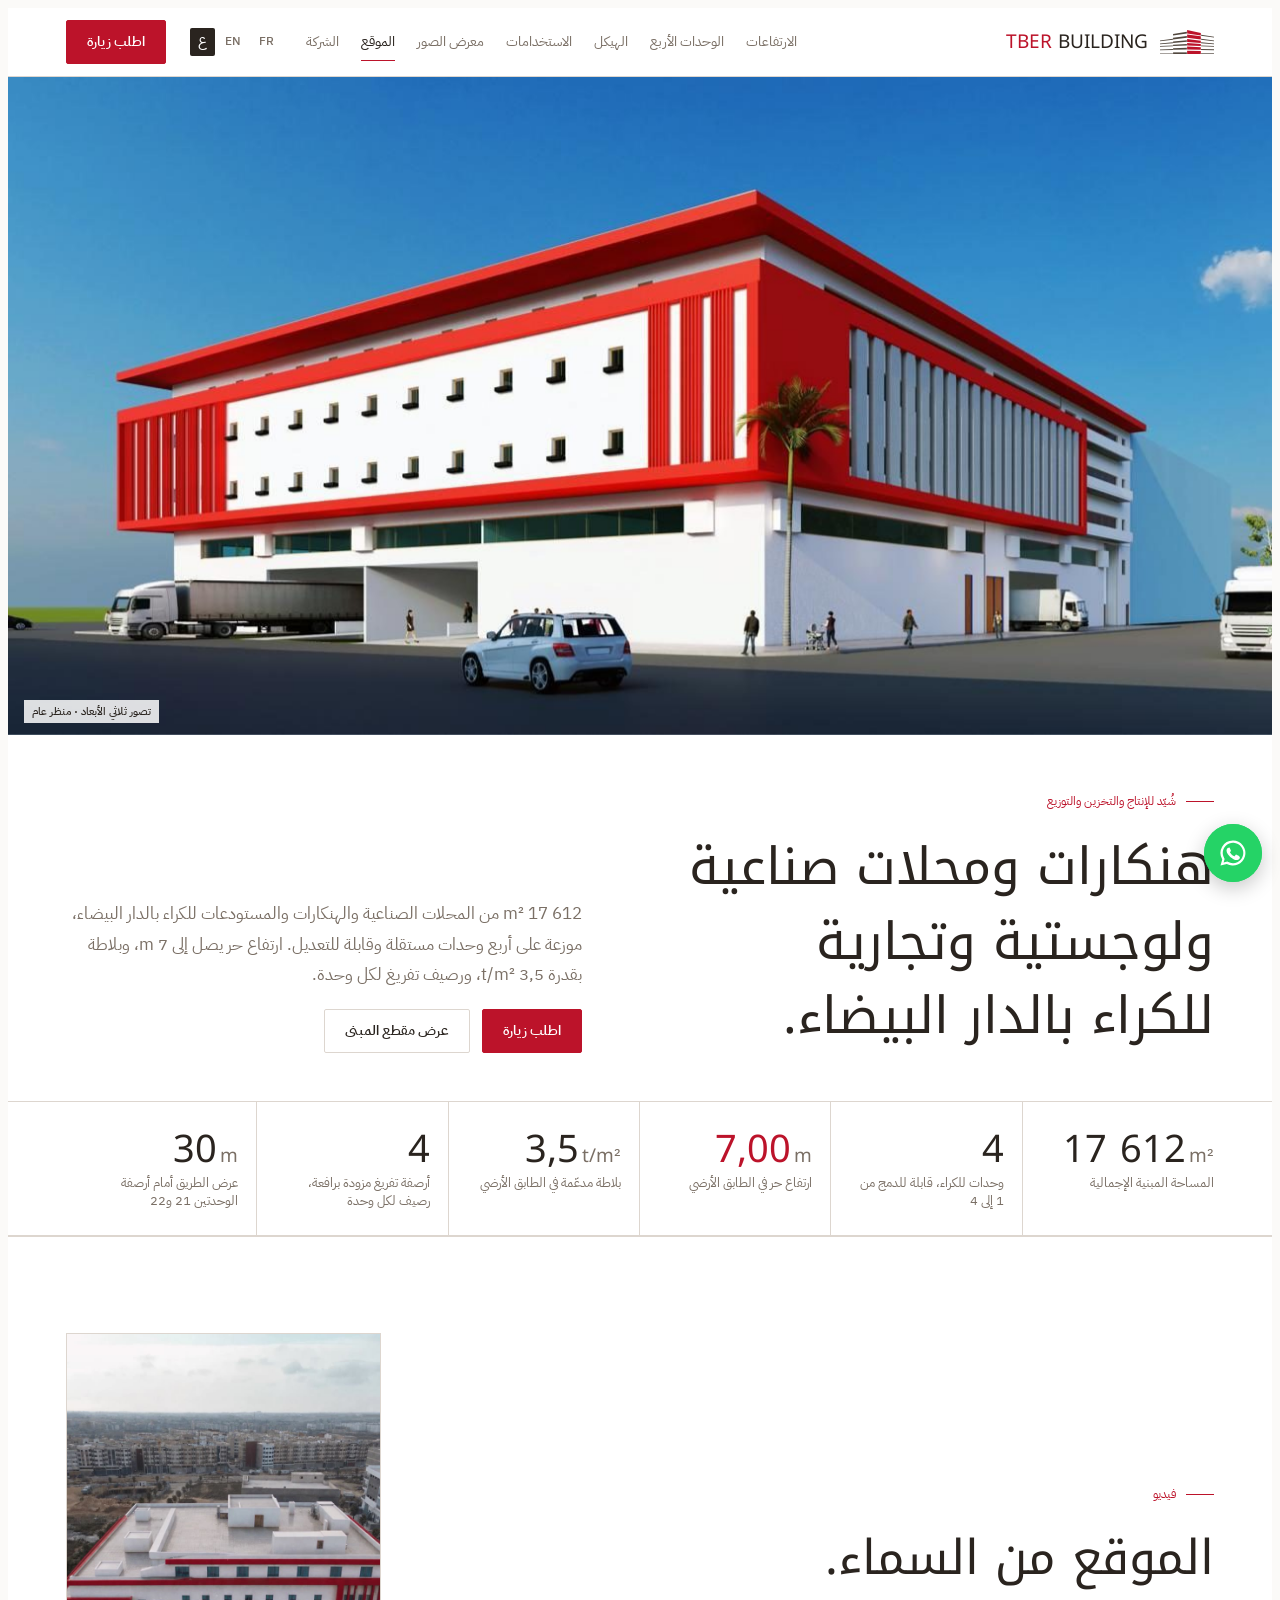
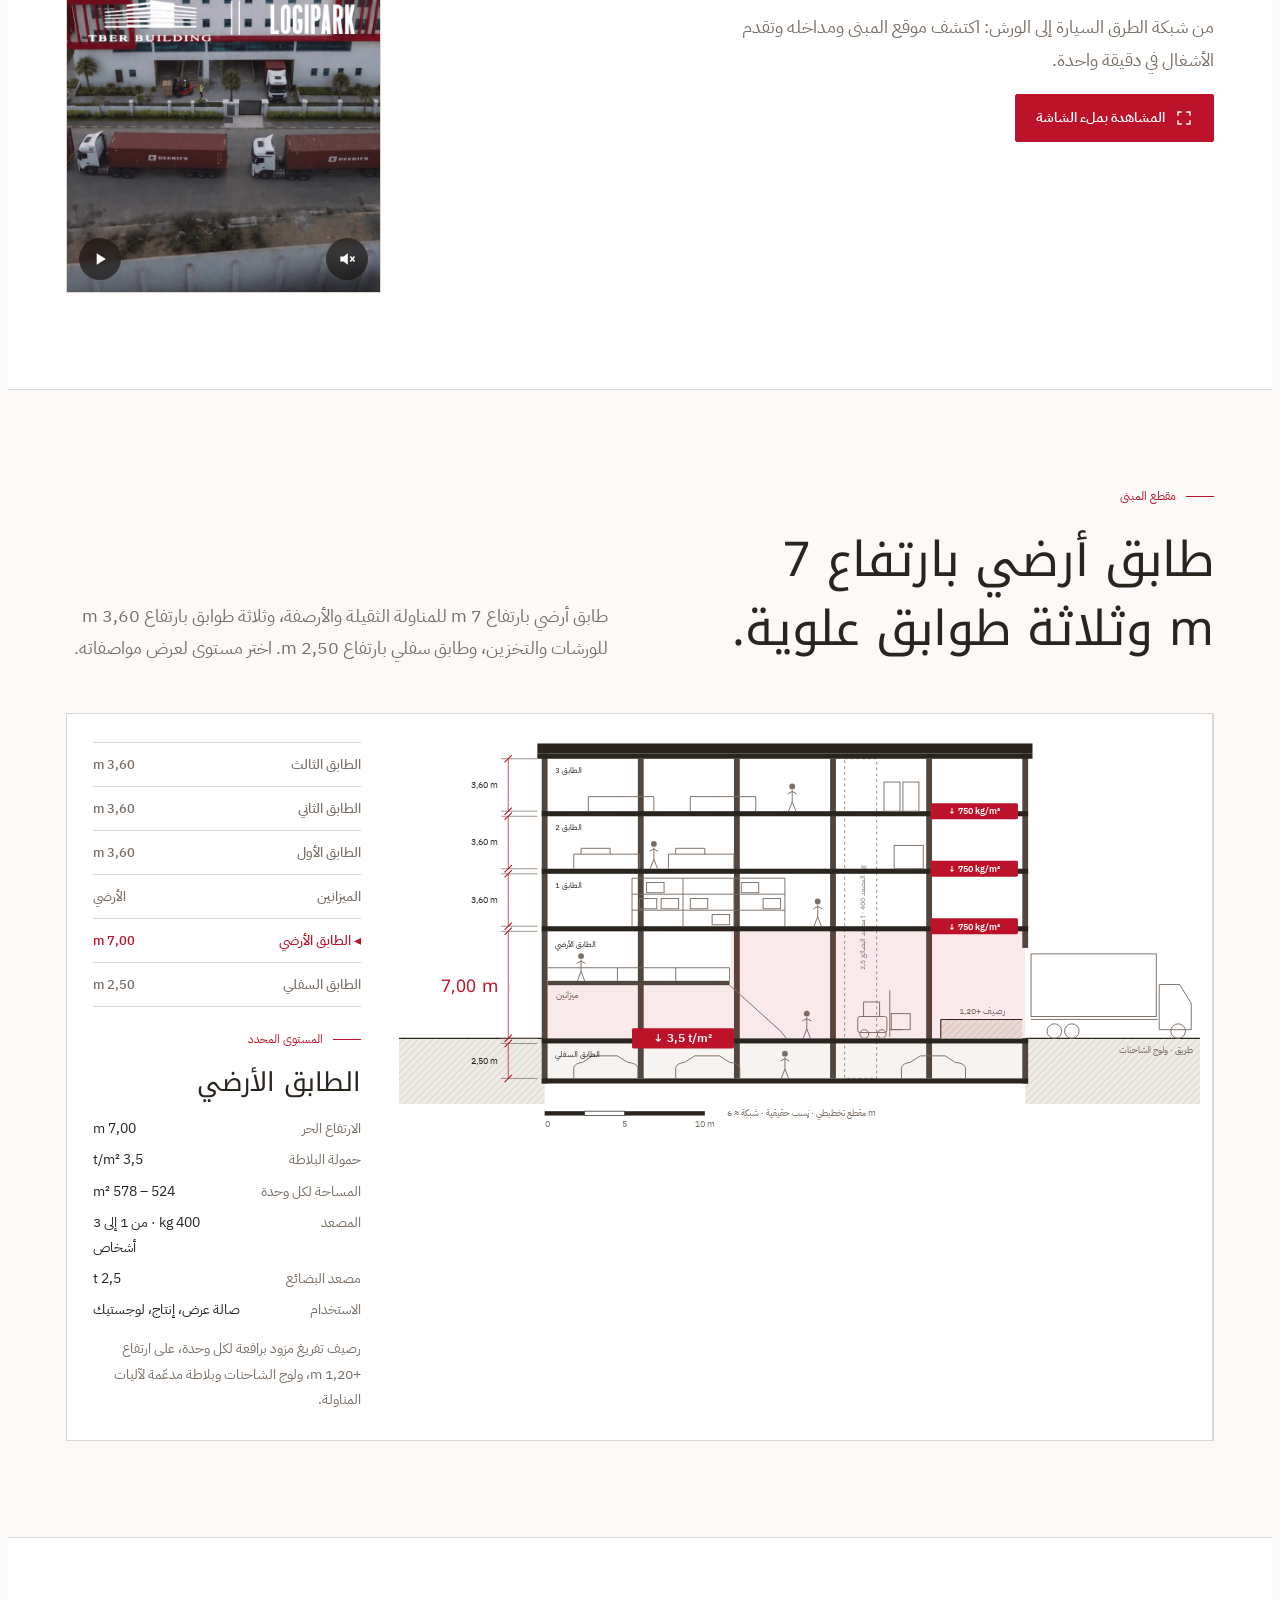
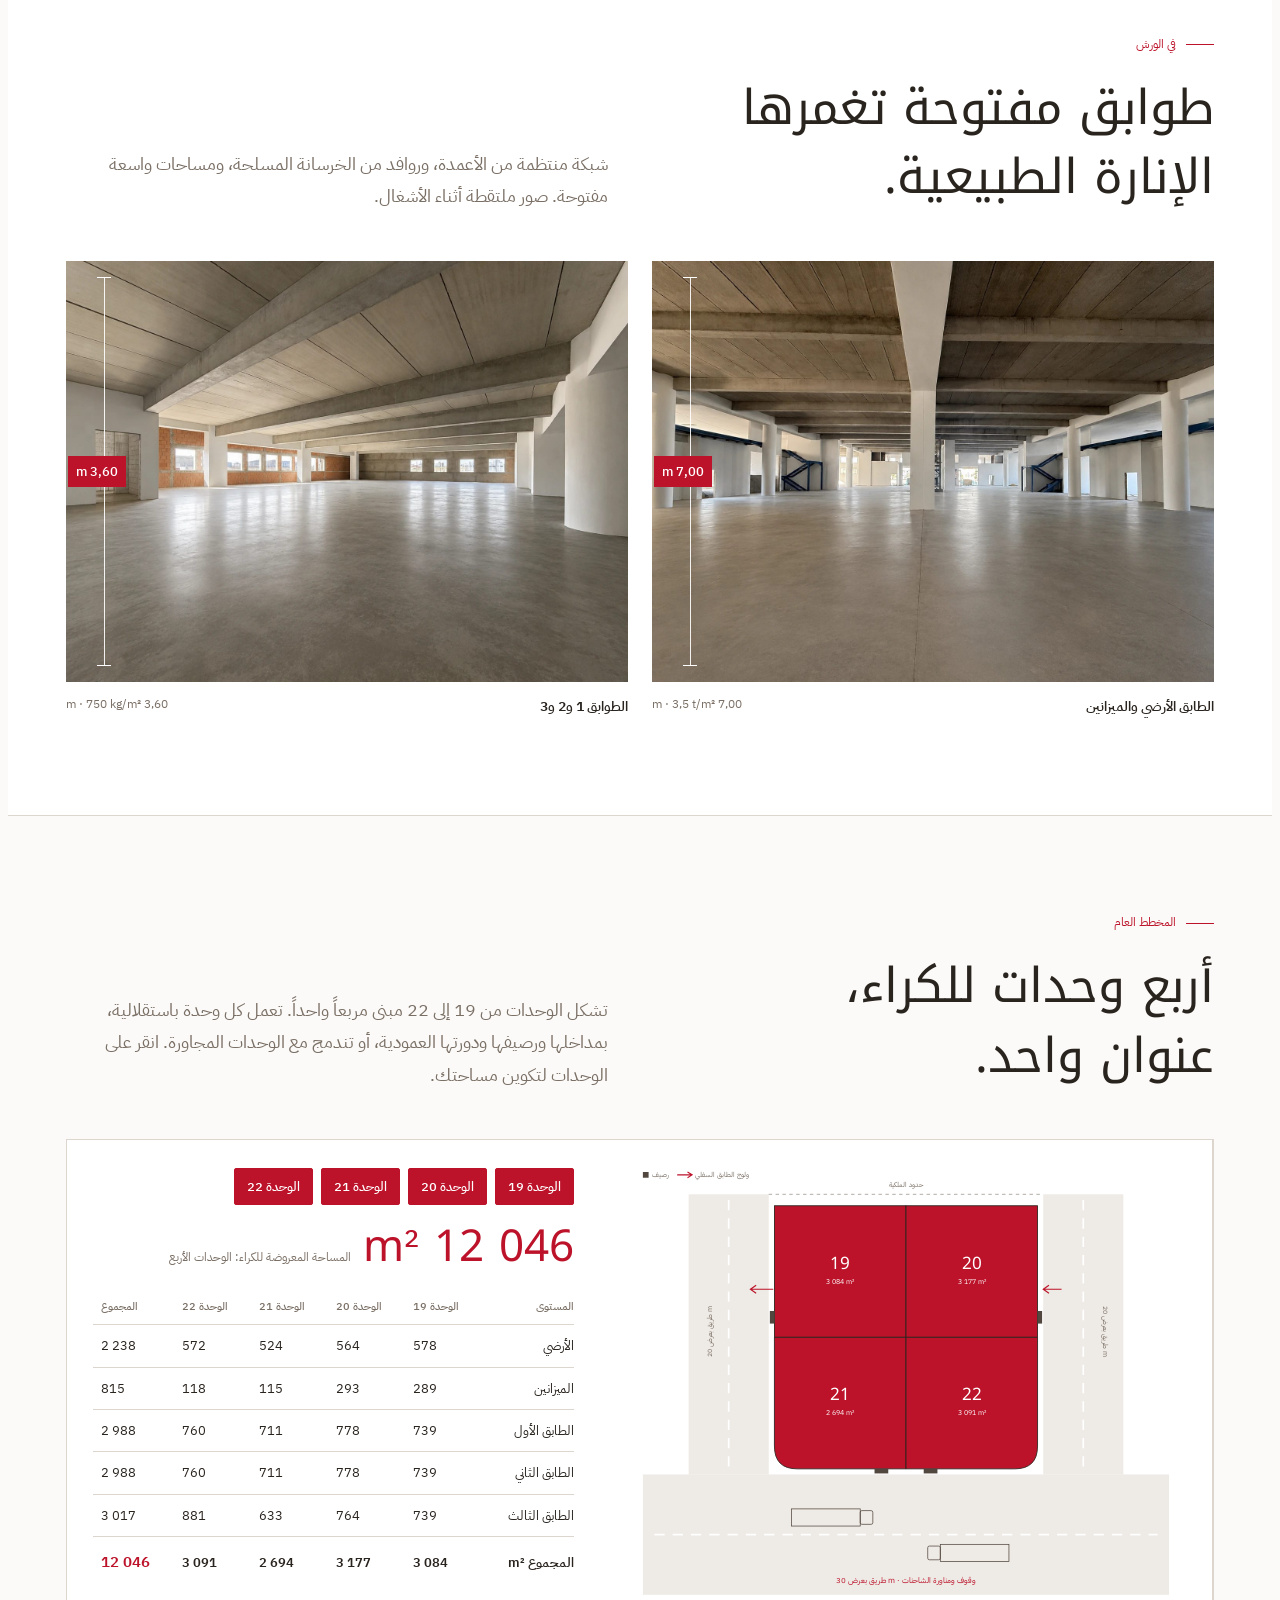
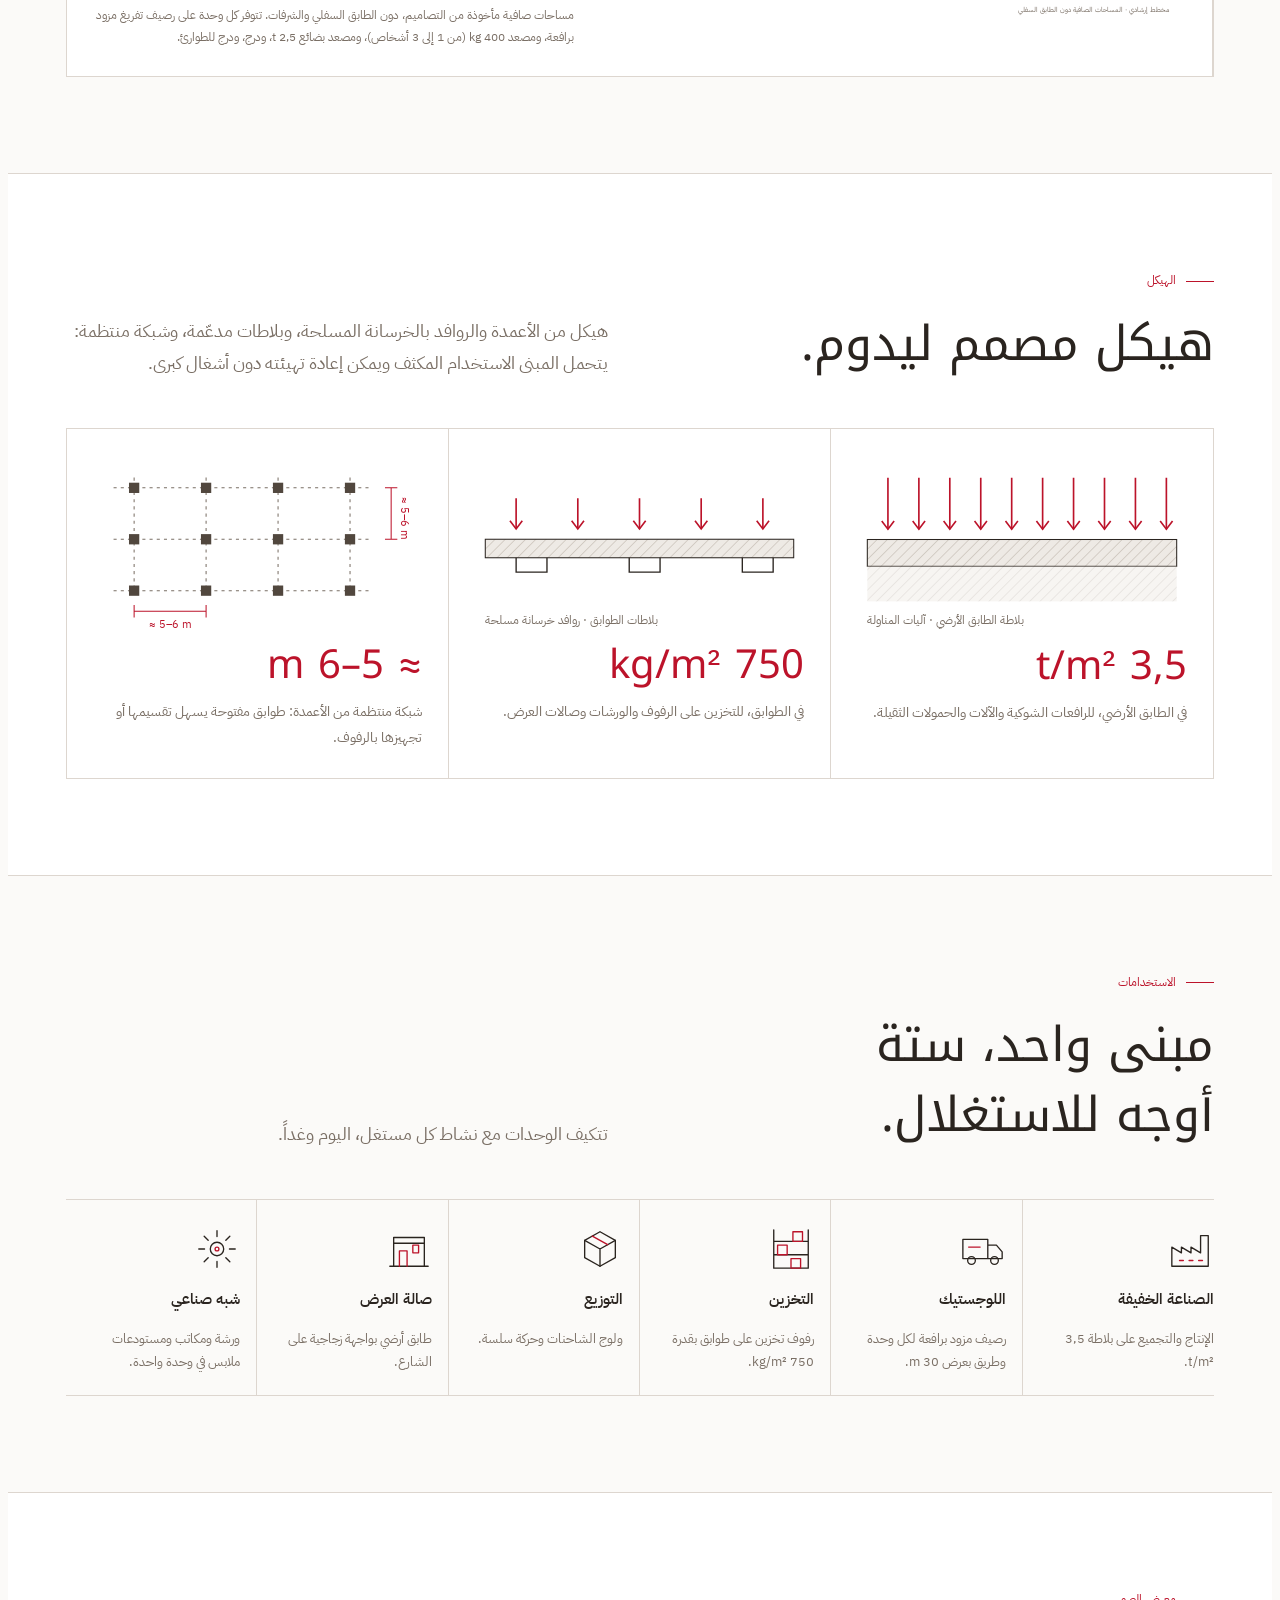
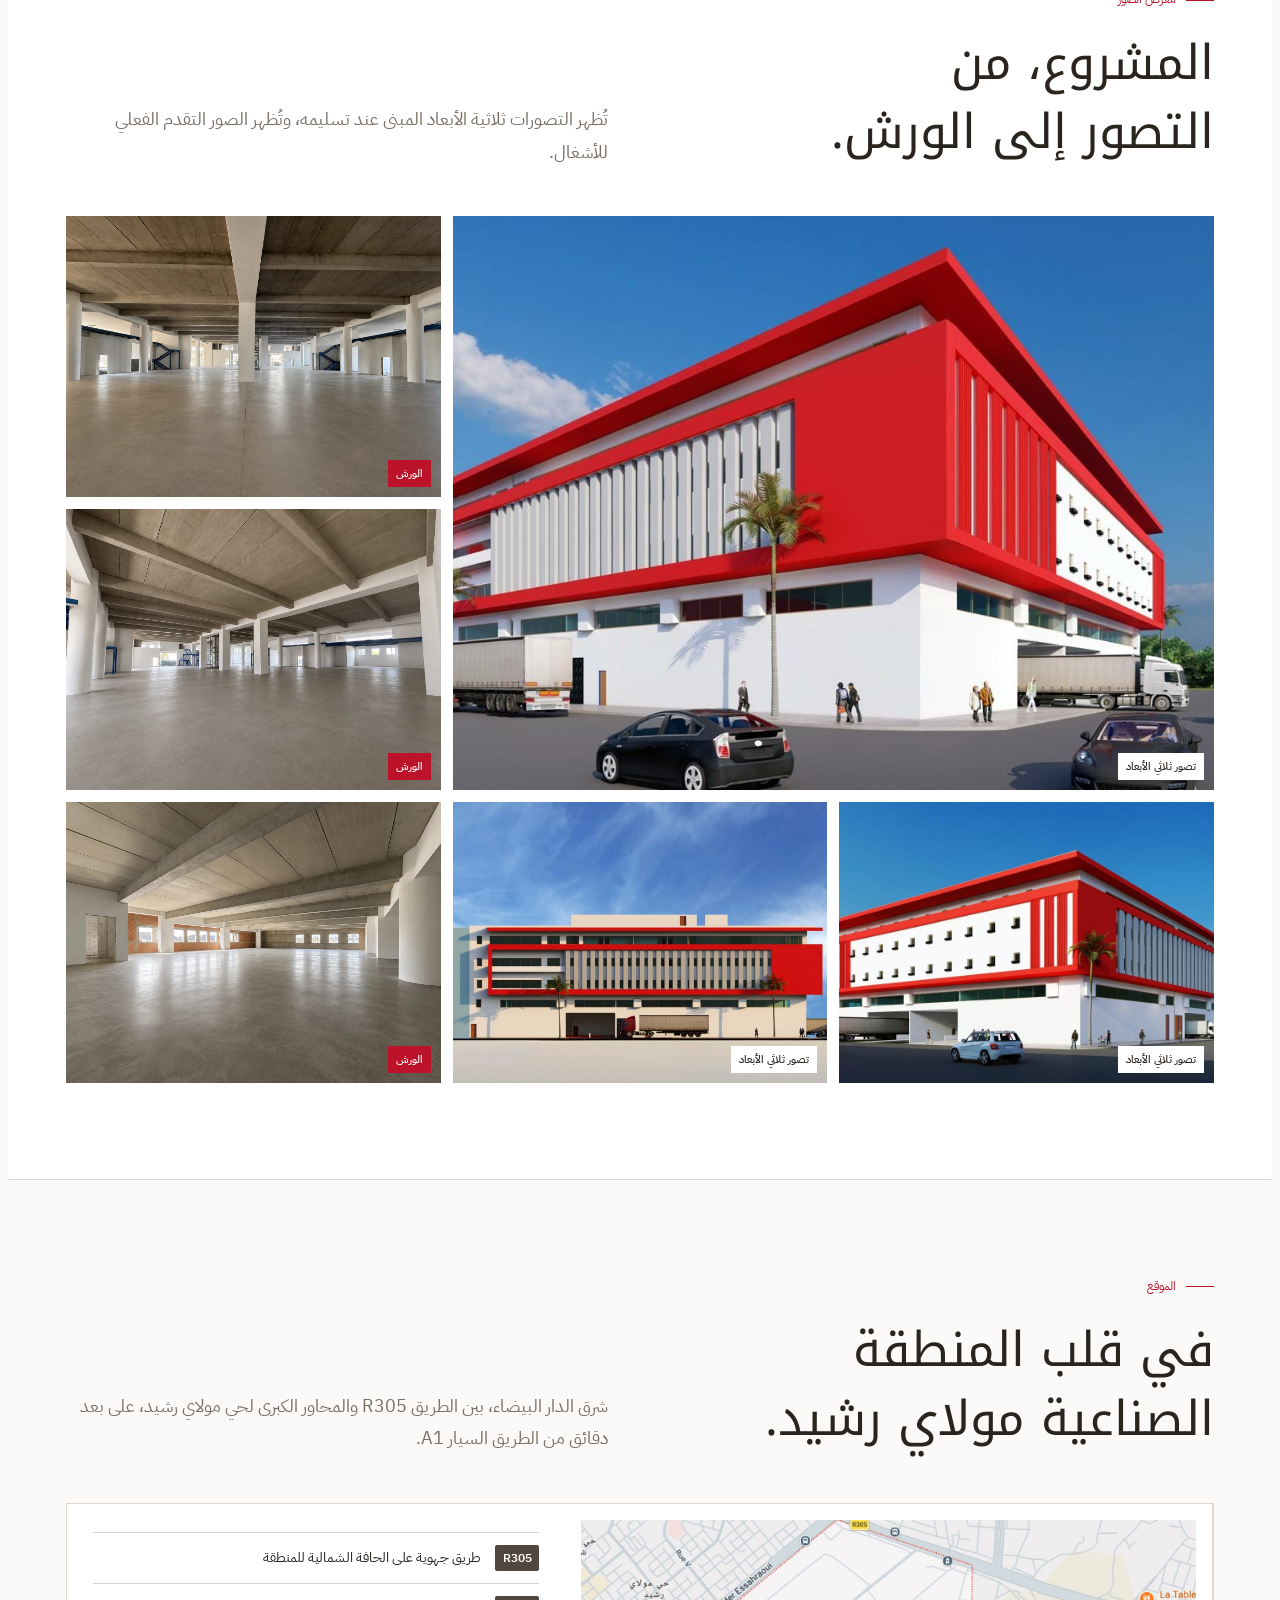
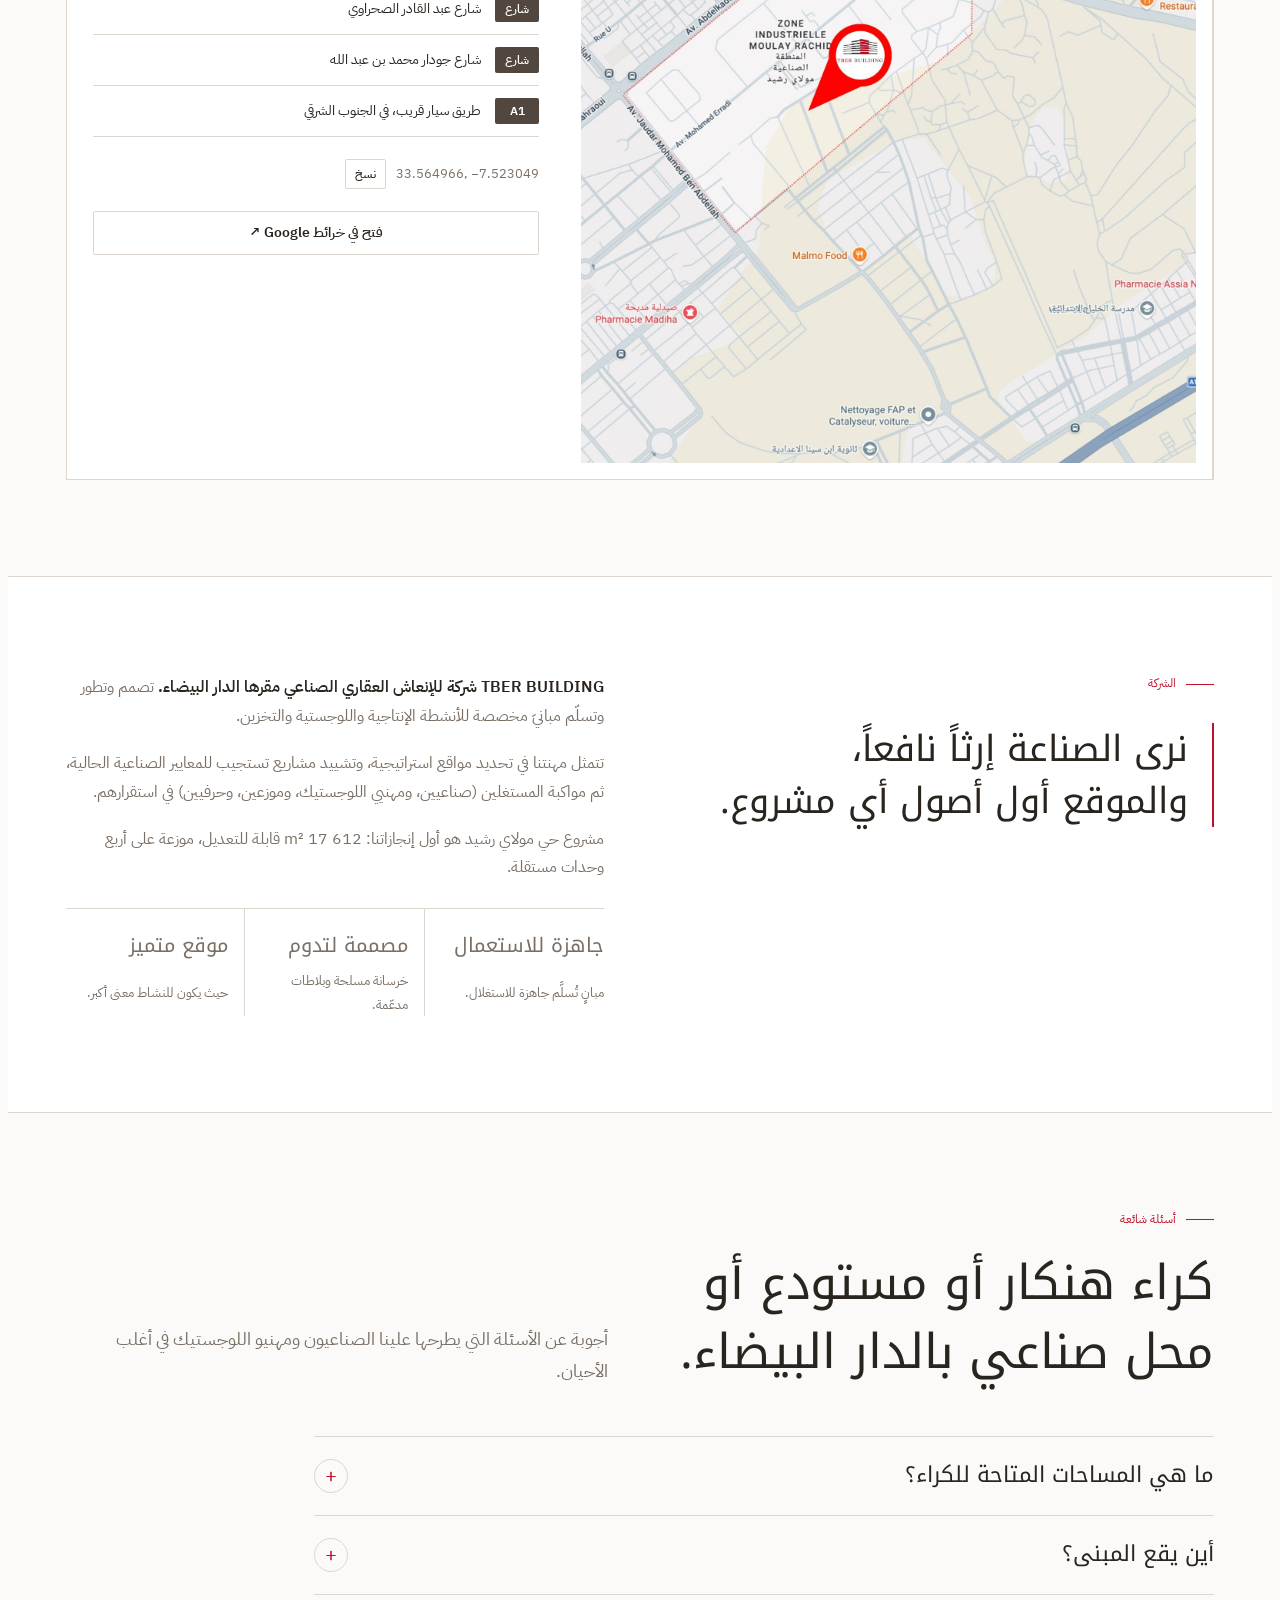
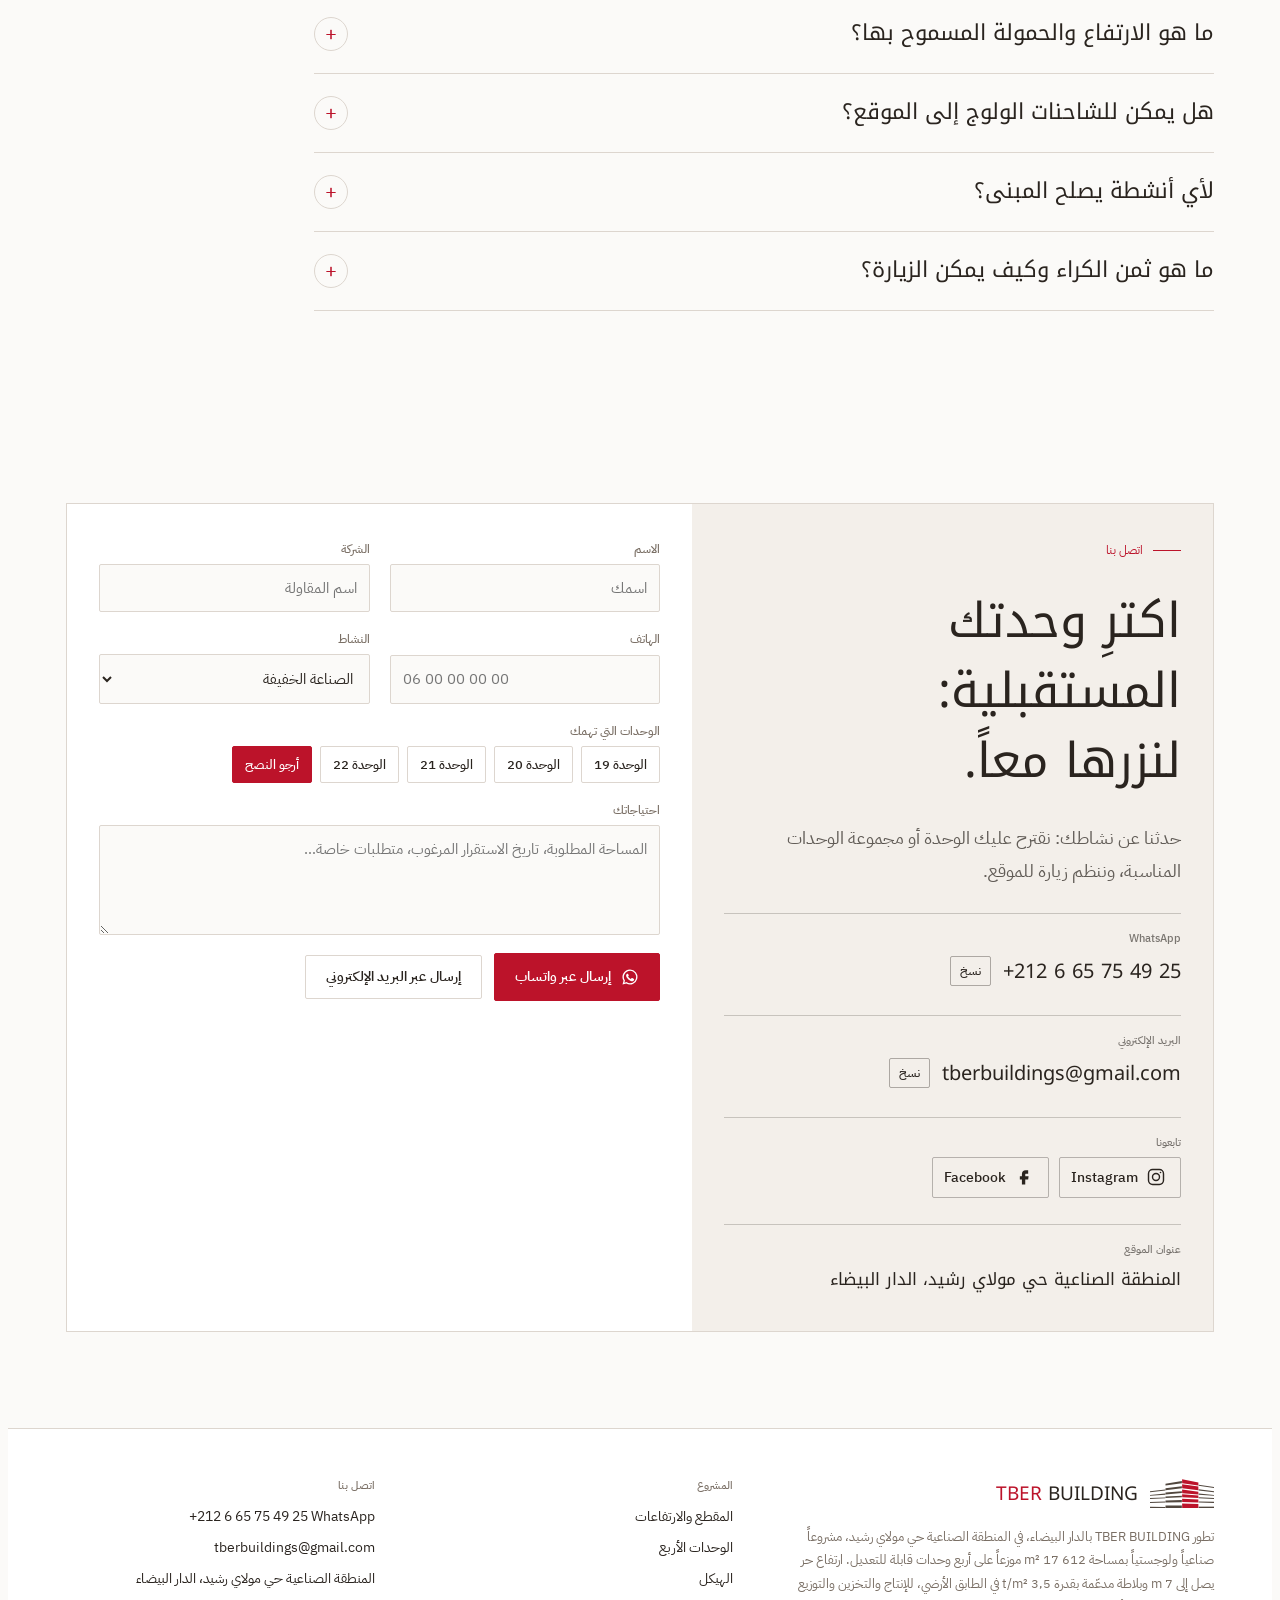
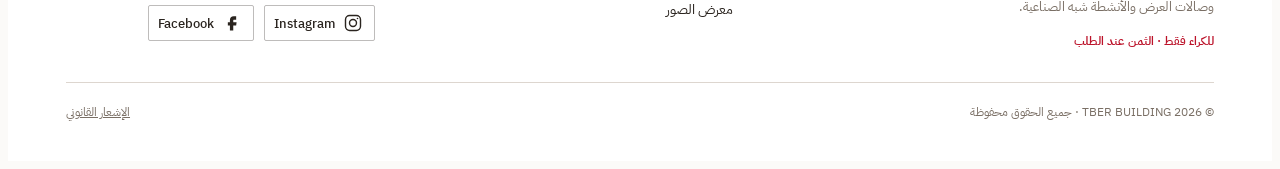
<file: ar/index.html>
<!doctype html>
<html lang="ar" dir="rtl">
<head>
<meta charset="utf-8">
<!-- Google tag (gtag.js) -->
<script async src="https://www.googletagmanager.com/gtag/js?id=G-CRP1RFZ2TX"></script>
<script>
  window.dataLayer = window.dataLayer || [];
  function gtag(){dataLayer.push(arguments);}
  gtag('js', new Date());

  gtag('config', 'G-CRP1RFZ2TX');
</script>
<meta name="viewport" content="width=device-width, initial-scale=1, viewport-fit=cover">
<title>هنكارات ومستودعات للكراء بالدار البيضاء | TBER BUILDING</title>
<meta name="description" content="كراء هنكارات ومستودعات ومحلات صناعية بالدار البيضاء (حي مولاي رشيد): أربع وحدات قابلة للتعديل، 17 612 m²، ارتفاع حر 7 m، بلاطة 3,5 t/m²، رصيف لكل وحدة. الزيارة بموعد.">
<meta name="theme-color" content="#BC132A">
<link rel="canonical" href="https://tberbuilding.ma/ar/">
<link rel="alternate" hreflang="fr" href="https://tberbuilding.ma/">
<link rel="alternate" hreflang="en" href="https://tberbuilding.ma/en/">
<link rel="alternate" hreflang="ar" href="https://tberbuilding.ma/ar/">
<link rel="alternate" hreflang="x-default" href="https://tberbuilding.ma/">
<link rel="icon" href="../assets/favicon.svg" type="image/svg+xml">
<meta property="og:type" content="website">
<meta property="og:locale" content="ar_MA">
<meta property="og:title" content="هنكارات ومستودعات ومحلات صناعية للكراء بالدار البيضاء · TBER BUILDING">
<meta property="og:description" content="أربع وحدات قابلة للتعديل، ارتفاع حر 7 m، بلاطة 3,5 t/m²، رصيف لكل وحدة. المنطقة الصناعية مولاي رشيد.">
<meta property="og:image" content="https://tberbuilding.ma/assets/rendu-angle-quais.jpg">
<link rel="preconnect" href="https://fonts.googleapis.com">
<link rel="preconnect" href="https://fonts.gstatic.com" crossorigin>
<link rel="stylesheet" href="https://fonts.googleapis.com/css2?family=Marcellus&family=Archivo:wght@400;500;600;700&family=IBM+Plex+Mono:wght@400;500&family=IBM+Plex+Sans+Arabic:wght@400;500;600&family=Noto+Kufi+Arabic:wght@400;500&display=swap">
<link rel="stylesheet" href="../css/style.css">
<script type="application/ld+json">
{"@context":"https://schema.org","@type":"Organization","name":"TBER BUILDING","url":"https://tberbuilding.ma/","email":"tberbuildings@gmail.com","telephone":"+212665754925","sameAs":["https://www.instagram.com/tber_building/","https://www.facebook.com/share/14sG1yNJWV6/"],
 "address":{"@type":"PostalAddress","streetAddress":"Zone industrielle Hay Moulay Rachid","addressLocality":"Casablanca","addressCountry":"MA"},
 "location":{"@type":"Place","name":"Plateforme logistique TBER BUILDING","geo":{"@type":"GeoCoordinates","latitude":33.564966,"longitude":-7.523049}}}
</script>
</head>
<body>
<div id="progress" aria-hidden="true"></div>
<header class="hdr">
  <div class="wrap">
    <a class="brand" href="#top" aria-label="TBER BUILDING، الصفحة الرئيسية">
      <svg viewBox="0 0 442 202" aria-hidden="true"><g class="lg-b"><polygon points="0,85 106,72 106,79 0,92"/><polygon points="0,111 106,101 106,108 0,116"/><polygon points="0,132 106,127 106,133 0,138"/><polygon points="0,159 106,156 106,163 0,166"/><polygon points="0,192 106,193 106,201 0,201"/><polygon points="107,32 220,14 220,29 107,45"/><polygon points="107,64 220,50 220,64 107,78"/><polygon points="107,94 220,84 220,97 107,107"/><polygon points="107,121 220,115 220,126 107,132"/><polygon points="107,149 220,145 220,160 107,162"/><polygon points="107,183 220,183 220,201 107,201"/><polygon points="336,39 442,55 442,62 336,47"/><polygon points="336,71 442,85 442,92 336,79"/><polygon points="336,101 442,110 442,116 336,108"/><polygon points="336,126 442,132 442,138 336,133"/><polygon points="336,155 442,158 442,165 336,163"/><polygon points="336,191 442,191 442,201 336,201"/></g><g class="lg-r"><polygon points="222,1 334,24 334,45 222,29"/><polygon points="222,36 334,52 334,78 222,64"/><polygon points="222,73 334,88 334,107 222,98"/><polygon points="222,106 334,114 334,132 222,126"/><polygon points="222,136 334,141 334,162 222,159"/><polygon points="222,169 334,172 334,200 222,200"/></g></svg>
      <span class="brand-name"><b>TBER</b> BUILDING</span>
    </a>
    <nav class="nav" id="nav">
      <a href="#hauteurs">الارتفاعات</a>
      <a href="#lots">الوحدات الأربع</a>
      <a href="#structure">الهيكل</a>
      <a href="#usages">الاستخدامات</a>
      <a href="#galerie">معرض الصور</a>
      <a href="#localisation">الموقع</a>
      <a href="#societe">الشركة</a>
    </nav>
    <div class="lang" aria-label="اللغة"><a href="../" hreflang="fr" lang="fr">FR</a><a href="../en/" hreflang="en" lang="en">EN</a><a href="../ar/" hreflang="ar" lang="ar" aria-current="page">ع</a></div>
    <a class="btn" href="#contact">اطلب زيارة</a>
    <button class="menu-btn" id="menuBtn" aria-controls="nav" aria-expanded="false" aria-label="فتح القائمة">
      <svg width="18" height="18" viewBox="0 0 18 18" aria-hidden="true"><path d="M1 4h16M1 9h16M1 14h16" stroke="currentColor" stroke-width="1.6"/></svg>
    </button>
  </div>
</header>

<main id="top">
  <section class="hero" aria-label="تقديم">
    <figure class="hero-img">
      <img width="1280" height="666" fetchpriority="high" src="../assets/rendu-angle-quais.jpg" alt="تصور ثلاثي الأبعاد لمبنى TBER BUILDING: واجهات حمراء وبيضاء، أرصفة تحميل وشاحنات">
      <figcaption>تصور ثلاثي الأبعاد · منظر عام</figcaption>
    </figure>
    <div class="wrap intro">
      <div>
        <span class="eyebrow">شُيّد للإنتاج والتخزين والتوزيع</span>
        <h1>هنكارات ومحلات صناعية ولوجستية وتجارية للكراء بالدار البيضاء.</h1>
      </div>
      <div>
        <p>17 612 m² من المحلات الصناعية والهنكارات والمستودعات للكراء بالدار البيضاء، موزعة على أربع وحدات مستقلة وقابلة للتعديل. ارتفاع حر يصل إلى 7 m، وبلاطة بقدرة 3,5 t/m²، ورصيف تفريغ لكل وحدة.</p>
        <div class="ctas">
          <a class="btn" href="#contact">اطلب زيارة</a>
          <a class="btn ghost" href="#hauteurs">عرض مقطع المبنى</a>
        </div>
      </div>
    </div>
  </section>

  <div class="figures">
    <div class="wrap">
      <div class="fig"><span class="v num">17 612<small>m²</small></span><span class="k">المساحة المبنية الإجمالية</span></div>
      <div class="fig"><span class="v num">4</span><span class="k">وحدات للكراء، قابلة للدمج من 1 إلى 4</span></div>
      <div class="fig accent"><span class="v num">7,00<small>m</small></span><span class="k">ارتفاع حر في الطابق الأرضي</span></div>
      <div class="fig"><span class="v num">3,5<small>t/m²</small></span><span class="k">بلاطة مدعّمة في الطابق الأرضي</span></div>
      <div class="fig"><span class="v num">4</span><span class="k">أرصفة تفريغ مزودة برافعة، رصيف لكل وحدة</span></div>
      <div class="fig"><span class="v num">30<small>m</small></span><span class="k">عرض الطريق أمام أرصفة الوحدتين 21 و22</span></div>
    </div>
  </div>

  <!-- VIDÉO -->
  <section class="sec alt" id="video">
    <div class="wrap vid">
      <div class="vid-text">
        <span class="eyebrow">فيديو</span>
        <h2>الموقع من السماء.</h2>
        <p class="lead">من شبكة الطرق السيارة إلى الورش: اكتشف موقع المبنى ومداخله وتقدم الأشغال في دقيقة واحدة.</p>
        <div class="vid-actions">
          <button class="btn" type="button" id="vidFull">
            <svg viewBox="0 0 24 24" fill="none" stroke="currentColor" stroke-width="1.8" aria-hidden="true"><path d="M4 9V4h5M20 9V4h-5M4 15v5h5M20 15v5h-5"/></svg>
            المشاهدة بملء الشاشة
          </button>
        </div>
      </div>
      <figure class="vid-frame">
        <video id="vid" muted loop playsinline preload="none" poster="../assets/video-poster.jpg" data-src="../assets/video-drone.mp4" aria-label="فيديو تقديمي لـ TBER BUILDING مصوّر بطائرة مسيّرة"></video>
        <button class="vid-btn vid-play" type="button" id="vidPlay" aria-label="تشغيل" data-play="تشغيل" data-pause="إيقاف مؤقت">
          <svg viewBox="0 0 24 24" aria-hidden="true"><path class="i-play" d="M8 5v14l11-7z"/><path class="i-pause" d="M7 5h4v14H7zM13 5h4v14h-4z"/></svg>
        </button>
        <button class="vid-btn vid-sound" type="button" id="vidSound" aria-pressed="false" data-on="تشغيل الصوت" data-off="كتم الصوت" aria-label="تشغيل الصوت">
          <svg viewBox="0 0 24 24" fill="none" stroke="currentColor" stroke-width="1.8" aria-hidden="true"><path d="M4 9h4l5-4v14l-5-4H4z" fill="currentColor" stroke="none"/><path class="i-on" d="M16 8.5a5 5 0 0 1 0 7M18.5 6a8.5 8.5 0 0 1 0 12"/><path class="i-off" d="M16 9l5 6M21 9l-5 6"/></svg>
        </button>
      </figure>
    </div>
  </section>

  <!-- COUPE -->
  <section class="sec" id="hauteurs">
    <div class="wrap">
      <div class="sec-head">
        <div>
          <span class="eyebrow">مقطع المبنى</span>
          <h2>طابق أرضي بارتفاع 7 m وثلاثة طوابق علوية.</h2>
        </div>
        <p class="lead">طابق أرضي بارتفاع 7 m للمناولة الثقيلة والأرصفة، وثلاثة طوابق بارتفاع 3,60 m للورشات والتخزين، وطابق سفلي بارتفاع 2,50 m. اختر مستوى لعرض مواصفاته.</p>
      </div>

      <div class="sheet coupe">
        <div class="coupe-draw">
          <svg viewBox="0 70 1100 545" role="img" aria-labelledby="coupeT">
            <title id="coupeT">مقطع تخطيطي للمبنى: طابق سفلي 2,50 m، طابق أرضي 7 m مع ميزانين ورصيف، وثلاثة طوابق بارتفاع 3,60 m</title>
            <defs>
              <pattern id="hatch" width="7" height="7" patternUnits="userSpaceOnUse" patternTransform="rotate(45)"><rect width="7" height="7" fill="var(--concrete)"/><line x1="0" y1="0" x2="0" y2="7" stroke="var(--hatch)" stroke-width="1.6"/></pattern>
              <g id="man"><circle cx="0" cy="-34" r="4" class="d-objf"/><path d="M0 -29 L0 -13 M0 -13 L-5 0 M0 -13 L5 0 M-6 -24 L0 -27 L6 -24" class="d-obj"/></g>
            </defs>

            <!-- sol et terre -->
            <rect x="0" y="488" width="200" height="90" class="d-hatch"/>
            <rect x="860" y="488" width="240" height="90" class="d-hatch"/>
            <line x1="0" y1="488" x2="200" y2="488" class="d-line" stroke-width="2"/>
            <line x1="860" y1="488" x2="1100" y2="488" class="d-line" stroke-width="2"/>
            <text x="1090" y="508" text-anchor="end" class="d-mut">طريق · ولوج الشاحنات</text>

            <!-- intérieur des niveaux -->
            <rect x="200" y="104" width="660" height="439" class="d-paper"/>
            <rect x="200" y="495" width="660" height="48" class="d-fill" opacity=".55"/>

            <!-- trémie monte-charge / ascenseur -->
            <rect x="612" y="104" width="44" height="439" fill="none" class="d-thin" stroke-dasharray="4 4"/>
            <text transform="translate(640 322) rotate(-90)" text-anchor="middle" class="d-mut" font-size="10">مصعد البضائع 2,5 t · المصعد 400 kg</text>

            <!-- poteaux (trame 6 m) -->
            <g class="d-col">
              <rect x="196" y="97" width="8" height="453"/>
              <rect x="328" y="104" width="8" height="439"/>
              <rect x="460" y="104" width="8" height="439"/>
              <rect x="592" y="104" width="8" height="439"/>
              <rect x="724" y="104" width="8" height="439"/>
              <rect x="856" y="97" width="8" height="266"/>
              <rect x="856" y="488" width="8" height="62"/>
            </g>

            <!-- dalles -->
            <rect x="190" y="83" width="680" height="14" class="d-slab"/>
            <rect x="190" y="97" width="680" height="7" class="d-slab"/>
            <rect x="196" y="176" width="668" height="7" class="d-slab"/>
            <rect x="196" y="255" width="668" height="7" class="d-slab"/>
            <rect x="196" y="334" width="668" height="7" class="d-slab"/>
            <rect x="196" y="488" width="668" height="7" class="d-slab"/>
            <rect x="196" y="543" width="668" height="7" class="d-slab"/>

            <!-- RDC : quai +1,20 m -->
            <rect x="744" y="462" width="112" height="26" class="d-hatch"/>
            <line x1="744" y1="462" x2="856" y2="462" class="d-line" stroke-width="1.5"/>
            <line x1="744" y1="462" x2="744" y2="488" class="d-line" stroke-width="1.5"/>
            <text x="800" y="455" text-anchor="middle" class="d-mut">رصيف +1,20</text>

            <!-- RDC : mezzanine -->
            <rect x="204" y="409" width="250" height="6" class="d-col"/>
            <path d="M454 409 V391 M204 391 H454 M300 391 V409 M380 391 V409" class="d-obj"/>
            <path d="M454 415 l10 9 h0 l10 9 l10 9 l10 9 l10 9 l10 9 l10 9 l8 10" class="d-obj"/>
            <text x="216" y="432" class="d-mut">ميزانين</text>

            <!-- RDC : chariot élévateur + palette -->
            <g transform="translate(630 488)">
              <rect x="0" y="-30" width="40" height="22" rx="3" class="d-obj"/>
              <path d="M8 -30 V-50 H30 V-30" class="d-obj"/>
              <circle cx="9" cy="-6" r="6" class="d-obj"/><circle cx="33" cy="-6" r="6" class="d-obj"/>
              <path d="M44 -2 V-66 M44 -12 H62" class="d-obj"/>
              <rect x="46" y="-34" width="26" height="22" class="d-obj"/>
            </g>
            <use href="#man" x="560" y="488"/>
            <use href="#man" x="250" y="409"/>

            <!-- étage 1 : racks palettiers -->
            <g class="d-obj">
              <g transform="translate(90 0)"><path d="M230 334 V268 M300 334 V268 M370 334 V268 M440 334 V268 M230 312 H440 M230 290 H440 M230 268 H440"/>
              <rect x="240" y="296" width="24" height="14"/><rect x="270" y="296" width="24" height="14"/><rect x="310" y="296" width="24" height="14"/><rect x="380" y="274" width="24" height="14"/><rect x="410" y="296" width="24" height="14"/><rect x="340" y="318" width="24" height="14"/><rect x="250" y="274" width="24" height="14"/></g>
            </g>
            <use href="#man" x="575" y="334"/>
            <!-- étage 2 : atelier -->
            <g class="d-obj">
              <path d="M240 255 V235 H330 V255 M250 235 V227 H290 V235"/>
              <path d="M370 255 V235 H460 V255 M380 235 V227 H420 V235"/>
              <rect x="680" y="223" width="40" height="32"/>
            </g>
            <use href="#man" x="350" y="255"/>
            <!-- étage 3 : atelier / showroom -->
            <g class="d-obj">
              <path d="M260 176 V156 H350 V176 M400 176 V156 H490 V176"/>
              <rect x="666" y="136" width="22" height="40"/><rect x="692" y="136" width="22" height="40"/>
            </g>
            <use href="#man" x="540" y="176"/>
            <!-- sous-sol : véhicules -->
            <g class="d-obj">
              <path d="M240 543 V528 Q242 522 252 521 L266 512 H300 L314 521 Q326 522 328 528 V543"/>
              <path d="M380 543 V528 Q382 522 392 521 L406 512 H440 L454 521 Q466 522 468 528 V543"/>
              <path d="M690 543 V528 Q692 522 702 521 L716 512 H750 L764 521 Q776 522 778 528 V543"/>
            </g>
            <use href="#man" x="530" y="543"/>

            <!-- camion à quai -->
            <g transform="translate(866 0)">
              <rect x="2" y="372" width="172" height="86" class="d-obj"/>
              <path d="M2 462 H176" class="d-obj"/>
              <circle cx="34" cy="478" r="10" class="d-obj"/><circle cx="58" cy="478" r="10" class="d-obj"/>
              <path d="M178 476 V414 H206 L222 440 V476 Z" class="d-obj"/>
              <circle cx="204" cy="478" r="10" class="d-obj"/>
            </g>
            <path d="M856 363 h8" class="d-line"/>

            <!-- cotes verticales -->
            <g class="d-redl" stroke-width="1">
              <path d="M150 104 V176 M150 183 V255 M150 262 V334 M150 341 V488 M150 495 V543"/>
            </g>
            <g class="d-line" stroke-width="1">
              <path d="M140 104 H190 M140 176 H190 M140 183 H190 M140 255 H190 M140 262 H190 M140 334 H190 M140 341 H190 M140 488 H190 M140 495 H190 M140 543 H190" style="stroke:var(--muted)"/>
              <path d="M145 109 L155 99 M145 181 L155 171 M145 188 L155 178 M145 260 L155 250 M145 267 L155 257 M145 339 L155 329 M145 346 L155 336 M145 493 L155 483 M145 500 L155 490 M145 548 L155 538" style="stroke:var(--red)" stroke-width="1.5"/>
            </g>
            <g text-anchor="end">
              <text x="136" y="144" class="d-text">3,60 m</text>
              <text x="136" y="223" class="d-text">3,60 m</text>
              <text x="136" y="302" class="d-text">3,60 m</text>
              <text x="136" y="424" class="d-text d-big" style="fill:var(--red)">7,00 m</text>
              <text x="136" y="523" class="d-text">2,50 m</text>
            </g>

            <!-- noms de niveaux et charges -->
            <g class="d-text" font-size="11">
              <text x="214" y="123">الطابق 3</text>
              <text x="214" y="202">الطابق 2</text>
              <text x="214" y="281">الطابق 1</text>
              <text x="214" y="362">الطابق الأرضي</text>
              <text x="214" y="514">الطابق السفلي</text>
            </g>
            <!-- charges des dalles -->
            <g class="load">
              <g transform="translate(730 165)"><rect width="120" height="22" rx="2"/><text x="60" y="15.5">↓ 750 kg/m²</text></g>
              <g transform="translate(730 244)"><rect width="120" height="22" rx="2"/><text x="60" y="15.5">↓ 750 kg/m²</text></g>
              <g transform="translate(730 323)"><rect width="120" height="22" rx="2"/><text x="60" y="15.5">↓ 750 kg/m²</text></g>
              <g transform="translate(320 474)" class="big"><rect width="140" height="28" rx="2"/><text x="70" y="19.5">↓ 3,5 t/m²</text></g>
            </g>

            <!-- zones cliquables -->
            <rect class="hit" data-l="r3" x="200" y="104" width="660" height="72"/>
            <rect class="hit" data-l="r2" x="200" y="183" width="660" height="72"/>
            <rect class="hit" data-l="r1" x="200" y="262" width="660" height="72"/>
            <rect class="hit" data-l="mez" x="204" y="341" width="252" height="74"/>
            <path class="hit" data-l="rdc" d="M456 341 H860 V488 H200 V415 H456 Z"/>
            <rect class="hit" data-l="ss" x="200" y="495" width="660" height="48"/>

            <!-- échelle graphique -->
            <g transform="translate(200 588)">
              <rect x="0" y="0" width="55" height="6" class="d-slab"/><rect x="55" y="0" width="55" height="6" class="d-paper" stroke="var(--ink)"/>
              <rect x="110" y="0" width="110" height="6" class="d-slab"/>
              <text x="0" y="22" class="d-mut">0</text><text x="110" y="22" class="d-mut" text-anchor="middle">5</text><text x="220" y="22" class="d-mut" text-anchor="middle">10 m</text>
              <text x="250" y="7" class="d-mut">مقطع تخطيطي · نِسب حقيقية · شبكة ≈ 6 m</text>
            </g>
          </svg>
          <p class="scroll-hint">← اسحب لرؤية المقطع كاملاً →</p>
        </div>
        <aside class="coupe-side">
          <div class="lvl-list" role="group" aria-label="اختر مستوى">
            <button class="lvl-btn" data-l="r3" aria-pressed="false"><span>الطابق الثالث</span><span>3,60 m</span></button>
            <button class="lvl-btn" data-l="r2" aria-pressed="false"><span>الطابق الثاني</span><span>3,60 m</span></button>
            <button class="lvl-btn" data-l="r1" aria-pressed="false"><span>الطابق الأول</span><span>3,60 m</span></button>
            <button class="lvl-btn" data-l="mez" aria-pressed="false"><span>الميزانين</span><span>الأرضي</span></button>
            <button class="lvl-btn" data-l="rdc" aria-pressed="true"><span>الطابق الأرضي</span><span>7,00 m</span></button>
            <button class="lvl-btn" data-l="ss" aria-pressed="false"><span>الطابق السفلي</span><span>2,50 m</span></button>
          </div>
          <div class="lvl-card" id="lvlCard" aria-live="polite"></div>
        </aside>
      </div>
    </div>
  </section>

  <!-- PLATEAUX PHOTOS -->
  <section class="sec alt" id="plateaux" aria-label="الطوابق بالصور">
    <div class="wrap">
      <div class="sec-head">
        <div>
          <span class="eyebrow">في الورش</span>
          <h2>طوابق مفتوحة تغمرها الإنارة الطبيعية.</h2>
        </div>
        <p class="lead">شبكة منتظمة من الأعمدة، وروافد من الخرسانة المسلحة، ومساحات واسعة مفتوحة. صور ملتقطة أثناء الأشغال.</p>
      </div>
      <div class="plates">
        <figure class="plate">
          <div class="img"><img width="1448" height="1086" src="../assets/chantier-rdc.jpg" alt="الطابق الأرضي قيد الإنجاز: أرضية خرسانية واسعة، أعمدة بيضاء، أدراج معدنية زرقاء نحو الميزانين" loading="lazy"><div class="h" aria-hidden="true"><i></i><span>7,00 m</span><i></i></div></div>
          <figcaption><b>الطابق الأرضي والميزانين</b><span>7,00 m · 3,5 t/m²</span></figcaption>
        </figure>
        <figure class="plate">
          <div class="img"><img width="1448" height="1086" src="../assets/chantier-etages.jpg" alt="طابق قيد الإنجاز: أرضية خرسانية مع نوافذ شريطية وروافد ظاهرة" loading="lazy"><div class="h" aria-hidden="true"><i></i><span>3,60 m</span><i></i></div></div>
          <figcaption><b>الطوابق 1 و2 و3</b><span>3,60 m · 750 kg/m²</span></figcaption>
        </figure>
      </div>
    </div>
  </section>

  <!-- LOTS -->
  <section class="sec" id="lots">
    <div class="wrap">
      <div class="sec-head">
        <div>
          <span class="eyebrow">المخطط العام</span>
          <h2>أربع وحدات للكراء، عنوان واحد.</h2>
        </div>
        <p class="lead">تشكل الوحدات من 19 إلى 22 مبنى مربعاً واحداً. تعمل كل وحدة باستقلالية، بمداخلها ورصيفها ودورتها العمودية، أو تندمج مع الوحدات المجاورة. انقر على الوحدات لتكوين مساحتك.</p>
      </div>
      <div class="sheet lots">
        <div class="lots-draw">
          <svg viewBox="0 0 1000 800" role="img" aria-labelledby="lotsT">
            <title id="lotsT">مخطط تخطيطي: الوحدتان 19 و20 شمالاً، والوحدتان 21 و22 جنوباً على طول الطريق بعرض 30 m، وطريقان بعرض 20 m غرباً وشرقاً</title>
            <!-- voies -->
            <rect x="120" y="60" width="140" height="490" fill="var(--concrete)"/>
            <rect x="740" y="60" width="140" height="490" fill="var(--concrete)"/>
            <path d="M40 550 H960 V760 H40 Z" fill="var(--concrete)"/>
            <path d="M190 70 V540 M810 70 V540 M60 655 H940" stroke="var(--paper)" stroke-width="3" stroke-dasharray="18 14" fill="none"/>
            <text transform="translate(160 300) rotate(-90)" text-anchor="middle" class="d-mut" font-size="13">طريق بعرض 20 m</text>
            <text transform="translate(845 300) rotate(90)" text-anchor="middle" class="d-mut" font-size="13">طريق بعرض 20 m</text>
            <text x="500" y="740" text-anchor="middle" class="d-text" font-size="14" style="fill:var(--red)">طريق بعرض 30 m · وقوف ومناورة الشاحنات</text>
            <!-- camions -->
            <g class="d-obj" style="stroke:var(--brown)">
              <rect x="300" y="610" width="120" height="30"/><rect x="420" y="613" width="22" height="24" rx="3"/>
              <rect x="560" y="672" width="120" height="30"/><rect x="538" y="675" width="22" height="24" rx="3"/>
            </g>
            <!-- limite nord -->
            <line x1="260" y1="60" x2="740" y2="60" class="d-thin" stroke-dasharray="6 6"/>
            <text x="500" y="48" text-anchor="middle" class="d-mut">حدود الملكية</text>

            <!-- lots -->
            <g class="lot" data-lot="19" tabindex="0" role="button" aria-label="الوحدة 19"><rect x="270" y="80" width="230" height="230"/><text x="385" y="190" text-anchor="middle" class="lt">19</text><text x="385" y="216" text-anchor="middle" class="ls">3 084 m²</text></g>
            <g class="lot" data-lot="20" tabindex="0" role="button" aria-label="الوحدة 20"><rect x="500" y="80" width="230" height="230"/><text x="615" y="190" text-anchor="middle" class="lt">20</text><text x="615" y="216" text-anchor="middle" class="ls">3 177 m²</text></g>
            <g class="lot" data-lot="21" tabindex="0" role="button" aria-label="الوحدة 21"><path d="M270 310 H500 V540 H310 Q270 540 270 500 Z"/><text x="385" y="420" text-anchor="middle" class="lt">21</text><text x="385" y="446" text-anchor="middle" class="ls">2 694 m²</text></g>
            <g class="lot" data-lot="22" tabindex="0" role="button" aria-label="الوحدة 22"><path d="M500 310 H730 V500 Q730 540 690 540 H500 Z"/><text x="615" y="420" text-anchor="middle" class="lt">22</text><text x="615" y="446" text-anchor="middle" class="ls">3 091 m²</text></g>

            <!-- quais (1 par lot) -->
            <g fill="var(--brown)">
              <rect x="262" y="264" width="8" height="22"/>
              <rect x="730" y="264" width="8" height="22"/>
              <rect x="445" y="540" width="24" height="8"/>
              <rect x="531" y="540" width="24" height="8"/>
            </g>
            <!-- accès sous-sol -->
            <g class="d-redl" stroke-width="2">
              <path d="M268 226 H228 m10 -7 l-10 7 l10 7"/>
              <path d="M772 226 H740 m10 -7 l-10 7 l10 7"/>
            </g>
            <!-- légende -->
            <g transform="translate(40 30)">
              <rect x="0" y="-9" width="10" height="10" fill="var(--brown)"/><text x="16" y="0" class="d-mut">رصيف</text>
              <path d="M60 -4 H86 m-8 -5 l8 5 l-8 5" class="d-redl" stroke-width="2"/><text x="92" y="0" class="d-mut">ولوج الطابق السفلي</text>
            </g>
            <text x="960" y="790" text-anchor="end" class="d-mut">مخطط إرشادي · المساحات الصافية دون الطابق السفلي</text>
          </svg>
        </div>
        <aside class="lots-side">
          <div class="chips" role="group" aria-label="اختيار الوحدات">
            <button class="chip" data-lot="19" aria-pressed="true">الوحدة 19</button>
            <button class="chip" data-lot="20" aria-pressed="true">الوحدة 20</button>
            <button class="chip" data-lot="21" aria-pressed="true">الوحدة 21</button>
            <button class="chip" data-lot="22" aria-pressed="true">الوحدة 22</button>
          </div>
          <div class="total"><span class="v" id="totV">12 046 m²</span><span class="note" id="totK">المساحة المعروضة للكراء: الوحدات الأربع</span></div>
          <div class="tbl-wrap">
            <table>
              <thead id="tHead"></thead>
              <tbody id="tBody"></tbody>
              <tfoot id="tFoot"></tfoot>
            </table>
          </div>
          <p class="note">مساحات صافية مأخوذة من التصاميم، دون الطابق السفلي والشرفات. تتوفر كل وحدة على رصيف تفريغ مزود برافعة، ومصعد 400 kg (من 1 إلى 3 أشخاص)، ومصعد بضائع 2,5 t، ودرج، ودرج للطوارئ.</p>
        </aside>
      </div>
    </div>
  </section>

  <!-- STRUCTURE -->
  <section class="sec alt" id="structure">
    <div class="wrap">
      <div class="sec-head">
        <div>
          <span class="eyebrow">الهيكل</span>
          <h2>هيكل مصمم ليدوم.</h2>
        </div>
        <p class="lead">هيكل من الأعمدة والروافد بالخرسانة المسلحة، وبلاطات مدعّمة، وشبكة منتظمة: يتحمل المبنى الاستخدام المكثف ويمكن إعادة تهيئته دون أشغال كبرى.</p>
      </div>
      <div class="sheet struct">
        <div>
          <svg viewBox="0 0 320 170" role="img" aria-label="بلاطة الطابق الأرضي: 3,5 أطنان لكل متر مربع">
            <g class="d-redl" stroke-width="1.6">
              <path d="M30 20 V70 M60 20 V70 M90 20 V70 M120 20 V70 M150 20 V70 M180 20 V70 M210 20 V70 M240 20 V70 M270 20 V70 M300 20 V70"/>
              <path d="M24 62 l6 8 l6 -8 M54 62 l6 8 l6 -8 M84 62 l6 8 l6 -8 M114 62 l6 8 l6 -8 M144 62 l6 8 l6 -8 M174 62 l6 8 l6 -8 M204 62 l6 8 l6 -8 M234 62 l6 8 l6 -8 M264 62 l6 8 l6 -8 M294 62 l6 8 l6 -8"/>
            </g>
            <rect x="10" y="80" width="300" height="26" class="d-hatch" stroke="var(--ink)"/>
            <rect x="10" y="106" width="300" height="34" class="d-hatch" opacity=".5"/>
            <text x="10" y="162" class="d-mut">بلاطة الطابق الأرضي · آليات المناولة</text>
          </svg>
          <span class="v num">3,5 t/m²</span>
          <p>في الطابق الأرضي، للرافعات الشوكية والآلات والحمولات الثقيلة.</p>
        </div>
        <div>
          <svg viewBox="0 0 320 170" role="img" aria-label="بلاطات الطوابق: 750 كيلوغراماً لكل متر مربع">
            <g class="d-redl" stroke-width="1.6">
              <path d="M40 40 V70 M100 40 V70 M160 40 V70 M220 40 V70 M280 40 V70"/>
              <path d="M34 62 l6 8 l6 -8 M94 62 l6 8 l6 -8 M154 62 l6 8 l6 -8 M214 62 l6 8 l6 -8 M274 62 l6 8 l6 -8"/>
            </g>
            <rect x="10" y="80" width="300" height="18" class="d-hatch" stroke="var(--ink)"/>
            <path d="M40 98 v14 h30 v-14 M150 98 v14 h30 v-14 M260 98 v14 h30 v-14" class="d-obj" style="stroke:var(--ink)"/>
            <text x="10" y="162" class="d-mut">بلاطات الطوابق · روافد خرسانة مسلحة</text>
          </svg>
          <span class="v num">750 kg/m²</span>
          <p>في الطوابق، للتخزين على الرفوف والورشات وصالات العرض.</p>
        </div>
        <div>
          <svg viewBox="0 0 320 170" role="img" aria-label="شبكة منتظمة من الأعمدة بتباعد يقارب 5 إلى 6 أمتار">
            <g class="d-thin" stroke-dasharray="3 4">
              <path d="M40 20 V130 M110 20 V130 M180 20 V130 M250 20 V130 M20 30 H270 M20 80 H270 M20 130 H270"/>
            </g>
            <g class="d-col">
              <rect x="35" y="25" width="10" height="10"/><rect x="105" y="25" width="10" height="10"/><rect x="175" y="25" width="10" height="10"/><rect x="245" y="25" width="10" height="10"/>
              <rect x="35" y="75" width="10" height="10"/><rect x="105" y="75" width="10" height="10"/><rect x="175" y="75" width="10" height="10"/><rect x="245" y="75" width="10" height="10"/>
              <rect x="35" y="125" width="10" height="10"/><rect x="105" y="125" width="10" height="10"/><rect x="175" y="125" width="10" height="10"/><rect x="245" y="125" width="10" height="10"/>
            </g>
            <path d="M40 150 H110 M40 144 V156 M110 144 V156" class="d-redl"/>
            <text x="75" y="166" text-anchor="middle" class="d-text" font-size="11" style="fill:var(--red)">≈ 5–6 m</text>
            <path d="M290 30 V80 M284 30 H296 M284 80 H296" class="d-redl"/>
            <text x="300" y="60" class="d-text" font-size="11" style="fill:var(--red)" transform="rotate(90 300 60)" text-anchor="middle">≈ 5–6 m</text>
          </svg>
          <span class="v num">≈ 5–6 m</span>
          <p>شبكة منتظمة من الأعمدة: طوابق مفتوحة يسهل تقسيمها أو تجهيزها بالرفوف.</p>
        </div>
      </div>
    </div>
  </section>

  <!-- USAGES -->
  <section class="sec" id="usages">
    <div class="wrap">
      <div class="sec-head">
        <div>
          <span class="eyebrow">الاستخدامات</span>
          <h2>مبنى واحد، ستة أوجه للاستغلال.</h2>
        </div>
        <p class="lead">تتكيف الوحدات مع نشاط كل مستغل، اليوم وغداً.</p>
      </div>
      <div class="uses">
        <div class="use">
          <svg viewBox="0 0 48 48" aria-hidden="true"><path d="M4 42V22l10 6v-6l10 6v-6l10 6V10h8v32z"/><path class="a" d="M12 36h4M22 36h4M32 36h4"/></svg>
          <b>الصناعة الخفيفة</b><p>الإنتاج والتجميع على بلاطة 3,5 t/m².</p>
        </div>
        <div class="use">
          <svg viewBox="0 0 48 48" aria-hidden="true"><path d="M3 14h26v20H3zM29 20h9l6 7v7H29"/><circle cx="12" cy="36" r="4"/><circle cx="36" cy="36" r="4"/><path class="a" d="M9 22h12"/></svg>
          <b>اللوجستيك</b><p>رصيف مزود برافعة لكل وحدة وطريق بعرض 30 m.</p>
        </div>
        <div class="use">
          <svg viewBox="0 0 48 48" aria-hidden="true"><path d="M6 4v40M42 4v40M6 16h36M6 30h36M6 44h36"/><path class="a" d="M10 20h10v10H10zM24 34h10v10H24zM26 6h10v10H26z"/></svg>
          <b>التخزين</b><p>رفوف تخزين على طوابق بقدرة 750 kg/m².</p>
        </div>
        <div class="use">
          <svg viewBox="0 0 48 48" aria-hidden="true"><path d="M24 6l16 9v18l-16 9-16-9V15z"/><path d="M8 15l16 9 16-9M24 24v18"/><path class="a" d="M16 10.5l16 9"/></svg>
          <b>التوزيع</b><p>ولوج الشاحنات وحركة سلسة.</p>
        </div>
        <div class="use">
          <svg viewBox="0 0 48 48" aria-hidden="true"><path d="M4 42h40M8 42V12h32v30"/><path class="a" d="M14 42V26h8v16M28 20h6v8h-6z"/><path d="M8 18h32"/></svg>
          <b>صالة العرض</b><p>طابق أرضي بواجهة زجاجية على الشارع.</p>
        </div>
        <div class="use">
          <svg viewBox="0 0 48 48" aria-hidden="true"><circle cx="24" cy="24" r="7"/><path d="M24 5v6M24 37v6M5 24h6M37 24h6M10.6 10.6l4.2 4.2M33.2 33.2l4.2 4.2M10.6 37.4l4.2-4.2M33.2 14.8l4.2-4.2"/><circle class="a" cx="24" cy="24" r="2"/></svg>
          <b>شبه صناعي</b><p>ورشة ومكاتب ومستودعات ملابس في وحدة واحدة.</p>
        </div>
      </div>
    </div>
  </section>

  <!-- GALERIE -->
  <section class="sec alt" id="galerie">
    <div class="wrap">
      <div class="sec-head">
        <div>
          <span class="eyebrow">معرض الصور</span>
          <h2>المشروع، من التصور إلى الورش.</h2>
        </div>
        <p class="lead">تُظهر التصورات ثلاثية الأبعاد المبنى عند تسليمه، وتُظهر الصور التقدم الفعلي للأشغال.</p>
      </div>
      <div class="gal" id="gal">
        <button class="g1" data-src="../assets/rendu-angle-voie30.jpg" data-cap="تصور ثلاثي الأبعاد · زاوية المبنى وولوج الشاحنات"><img width="1280" height="744" src="../assets/rendu-angle-voie30.jpg" alt="تصور ثلاثي الأبعاد، زاوية المبنى" loading="lazy"><span class="tag">تصور ثلاثي الأبعاد</span></button>
        <button class="g2" data-src="../assets/chantier-rdc.jpg" data-cap="الورش · الطابق الأرضي، 7 m تحت السقف"><img width="1448" height="1086" src="../assets/chantier-rdc.jpg" alt="صورة ورش للطابق الأرضي" loading="lazy"><span class="tag red">الورش</span></button>
        <button class="g6" data-src="../assets/chantier-rdc-2.jpg" data-cap="الورش · الطابق الأرضي، زاوية أخرى"><img width="1448" height="1086" src="../assets/chantier-rdc-2.jpg" alt="صورة ورش للطابق الأرضي من زاوية أخرى، روافد خرسانية وميزانين أزرق" loading="lazy"><span class="tag red">الورش</span></button>
        <button class="g3" data-src="../assets/rendu-angle-quais.jpg" data-cap="تصور ثلاثي الأبعاد · الواجهة وأرصفة التحميل"><img width="1280" height="666" src="../assets/rendu-angle-quais.jpg" alt="تصور ثلاثي الأبعاد، الواجهة والأرصفة" loading="lazy"><span class="tag">تصور ثلاثي الأبعاد</span></button>
        <button class="g4" data-src="../assets/rendu-facade.jpg" data-cap="تصور ثلاثي الأبعاد · واجهة المبنى"><img width="1280" height="884" src="../assets/rendu-facade.jpg" alt="تصور ثلاثي الأبعاد، واجهة المبنى" loading="lazy"><span class="tag">تصور ثلاثي الأبعاد</span></button>
        <button class="g5" data-src="../assets/chantier-etages.jpg" data-cap="الورش · طابق علوي، 3,60 m تحت السقف"><img width="1448" height="1086" src="../assets/chantier-etages.jpg" alt="صورة ورش لطابق علوي" loading="lazy"><span class="tag red">الورش</span></button>
      </div>
    </div>
  </section>
  <dialog id="lb" aria-label="صورة مكبرة">
    <img id="lbImg" src="../assets/rendu-angle-voie30.jpg" alt="">
    <div class="cap"><span id="lbCap"></span><span class="nav-lb"><button id="lbPrev" type="button" aria-label="الصورة السابقة">‹</button><button id="lbNext" type="button" aria-label="الصورة التالية">›</button><button id="lbClose" type="button">إغلاق</button></span></div>
  </dialog>

  <!-- LOCALISATION -->
  <section class="sec" id="localisation">
    <div class="wrap">
      <div class="sec-head">
        <div>
          <span class="eyebrow">الموقع</span>
          <h2>في قلب المنطقة الصناعية مولاي رشيد.</h2>
        </div>
        <p class="lead">شرق الدار البيضاء، بين الطريق R305 والمحاور الكبرى لحي مولاي رشيد، على بعد دقائق من الطريق السيار A1.</p>
      </div>
      <div class="sheet loc">
        <div class="loc-draw">
          <div class="map-wrap"><span class="pulse" aria-hidden="true"></span><img width="1600" height="1415" src="../assets/plan-localisation.jpg" alt="خريطة الموقع: TBER BUILDING في المنطقة الصناعية مولاي رشيد، بين الطريق R305 وشارع عبد القادر الصحراوي وشارع جودار محمد بن عبد الله" loading="lazy"></div>
        </div>
        <aside class="loc-side">
          <ul class="access">
            <li><b>R305</b><span>طريق جهوية على الحافة الشمالية للمنطقة</span></li>
            <li><b>شارع</b><span>شارع عبد القادر الصحراوي</span></li>
            <li><b>شارع</b><span>شارع جودار محمد بن عبد الله</span></li>
            <li><b>A1</b><span>طريق سيار قريب، في الجنوب الشرقي</span></li>
          </ul>
          <div class="coords"><span dir="ltr">33.564966, −7.523049</span><button class="copy" type="button" data-copy="33.564966, -7.523049" style="color:var(--ink);border-color:var(--line)">نسخ</button></div>
          <a class="btn ghost" href="https://www.google.com/maps?q=33.564966,-7.523049" target="_blank" rel="noopener">فتح في خرائط Google ↗</a>
        </aside>
      </div>
    </div>
  </section>

  <!-- SOCIETE -->
  <section class="sec alt" id="societe">
    <div class="wrap about">
      <div style="display:grid;gap:28px">
        <span class="eyebrow">الشركة</span>
        <blockquote>نرى الصناعة إرثاً نافعاً، والموقع أول أصول أي مشروع.</blockquote>
      </div>
      <div class="txt">
        <p><strong>TBER BUILDING شركة للإنعاش العقاري الصناعي مقرها الدار البيضاء.</strong> تصمم وتطور وتسلّم مبانيَ مخصصة للأنشطة الإنتاجية واللوجستية والتخزين.</p>
        <p>تتمثل مهنتنا في تحديد مواقع استراتيجية، وتشييد مشاريع تستجيب للمعايير الصناعية الحالية، ثم مواكبة المستغلين (صناعيين، ومهنيي اللوجستيك، وموزعين، وحرفيين) في استقرارهم.</p>
        <p>مشروع حي مولاي رشيد هو أول إنجازاتنا: 17 612 m² قابلة للتعديل، موزعة على أربع وحدات مستقلة.</p>
        <div class="pillars">
          <div><b>جاهزة للاستعمال</b><span>مبانٍ تُسلَّم جاهزة للاستغلال.</span></div>
          <div><b>مصممة لتدوم</b><span>خرسانة مسلحة وبلاطات مدعّمة.</span></div>
          <div><b>موقع متميز</b><span>حيث يكون للنشاط معنى أكبر.</span></div>
        </div>
      </div>
    </div>
  </section>

  <!-- FAQ -->
  <section class="sec" id="faq">
    <div class="wrap faq">
      <div class="sec-head">
        <div>
          <span class="eyebrow">أسئلة شائعة</span>
          <h2>كراء هنكار أو مستودع أو محل صناعي بالدار البيضاء.</h2>
        </div>
        <p class="lead">أجوبة عن الأسئلة التي يطرحها علينا الصناعيون ومهنيو اللوجستيك في أغلب الأحيان.</p>
      </div>
      <div class="qas">
        <details class="qa"><summary>ما هي المساحات المتاحة للكراء؟</summary><p>يضم المبنى 17 612 m² مبنية، موزعة على أربع وحدات مستقلة (من 19 إلى 22) تتراوح مساحة كل منها الصافية بين 2 694 و3 177 m² دون الطابق السفلي. يمكن كراء الوحدات بشكل منفصل أو دمجها، من وحدة إلى أربع.</p></details>
        <details class="qa"><summary>أين يقع المبنى؟</summary><p>في المنطقة الصناعية حي مولاي رشيد، شرق الدار البيضاء، بين الطريق R305 والمحاور الكبرى للحي، على بعد دقائق من الطريق السيار A1.</p></details>
        <details class="qa"><summary>ما هو الارتفاع والحمولة المسموح بها؟</summary><p>يوفر الطابق الأرضي ارتفاعاً حراً يبلغ 7 m وبلاطة بقدرة 3,5 t/m²، مناسبة للرافعات الشوكية والحمولات الثقيلة. أما الطوابق الثلاثة فارتفاعها 3,60 m وبلاطتها بقدرة 750 kg/m².</p></details>
        <details class="qa"><summary>هل يمكن للشاحنات الولوج إلى الموقع؟</summary><p>نعم. تتوفر كل وحدة على رصيف تفريغ مزود برافعة، وتطل الوحدتان 21 و22 على طريق بعرض 30 m لوقوف الشاحنات ومناورتها. ويخدم مصعد بضائع بقدرة 2,5 t جميع المستويات.</p></details>
        <details class="qa"><summary>لأي أنشطة يصلح المبنى؟</summary><p>الصناعة الخفيفة، واللوجستيك، والتخزين، والتوزيع، وصالات العرض، والأنشطة شبه الصناعية. ويسهل تقسيم الطوابق المفتوحة القائمة على شبكة منتظمة من الأعمدة.</p></details>
        <details class="qa"><summary>ما هو ثمن الكراء وكيف يمكن الزيارة؟</summary><p>يتوقف ثمن الكراء على الوحدة والمساحة المختارة، ويُبلَّغ عند الطلب. تتم الزيارات بموعد، عبر واتساب على الرقم +212 6 65 75 49 25 أو عبر البريد الإلكتروني.</p></details>
      </div>
    </div>
    <script type="application/ld+json">{"@context": "https://schema.org", "@type": "FAQPage", "mainEntity": [{"@type": "Question", "name": "ما هي المساحات المتاحة للكراء؟", "acceptedAnswer": {"@type": "Answer", "text": "يضم المبنى 17 612 m² مبنية، موزعة على أربع وحدات مستقلة (من 19 إلى 22) تتراوح مساحة كل منها الصافية بين 2 694 و3 177 m² دون الطابق السفلي. يمكن كراء الوحدات بشكل منفصل أو دمجها، من وحدة إلى أربع."}}, {"@type": "Question", "name": "أين يقع المبنى؟", "acceptedAnswer": {"@type": "Answer", "text": "في المنطقة الصناعية حي مولاي رشيد، شرق الدار البيضاء، بين الطريق R305 والمحاور الكبرى للحي، على بعد دقائق من الطريق السيار A1."}}, {"@type": "Question", "name": "ما هو الارتفاع والحمولة المسموح بها؟", "acceptedAnswer": {"@type": "Answer", "text": "يوفر الطابق الأرضي ارتفاعاً حراً يبلغ 7 m وبلاطة بقدرة 3,5 t/m²، مناسبة للرافعات الشوكية والحمولات الثقيلة. أما الطوابق الثلاثة فارتفاعها 3,60 m وبلاطتها بقدرة 750 kg/m²."}}, {"@type": "Question", "name": "هل يمكن للشاحنات الولوج إلى الموقع؟", "acceptedAnswer": {"@type": "Answer", "text": "نعم. تتوفر كل وحدة على رصيف تفريغ مزود برافعة، وتطل الوحدتان 21 و22 على طريق بعرض 30 m لوقوف الشاحنات ومناورتها. ويخدم مصعد بضائع بقدرة 2,5 t جميع المستويات."}}, {"@type": "Question", "name": "لأي أنشطة يصلح المبنى؟", "acceptedAnswer": {"@type": "Answer", "text": "الصناعة الخفيفة، واللوجستيك، والتخزين، والتوزيع، وصالات العرض، والأنشطة شبه الصناعية. ويسهل تقسيم الطوابق المفتوحة القائمة على شبكة منتظمة من الأعمدة."}}, {"@type": "Question", "name": "ما هو ثمن الكراء وكيف يمكن الزيارة؟", "acceptedAnswer": {"@type": "Answer", "text": "يتوقف ثمن الكراء على الوحدة والمساحة المختارة، ويُبلَّغ عند الطلب. تتم الزيارات بموعد، عبر واتساب على الرقم +212 6 65 75 49 25 أو عبر البريد الإلكتروني."}}]}</script>
  </section>

  <!-- CONTACT -->
  <section class="sec" id="contact">
    <div class="wrap">
      <div class="sheet contact">
        <div class="contact-info">
          <span class="eyebrow">اتصل بنا</span>
          <h2>اكترِ وحدتك المستقبلية: لنزرها معاً.</h2>
          <p class="lead">حدثنا عن نشاطك: نقترح عليك الوحدة أو مجموعة الوحدات المناسبة، وننظم زيارة للموقع.</p>
          <div class="cline">
            <small>WhatsApp</small>
            <div class="row"><a href="https://wa.me/212665754925" target="_blank" rel="noopener" dir="ltr">+212 6 65 75 49 25</a><button class="copy" type="button" data-copy="+212665754925">نسخ</button></div>
          </div>
          <div class="cline">
            <small>البريد الإلكتروني</small>
            <div class="row"><a href="mailto:tberbuildings@gmail.com" dir="ltr">tberbuildings@gmail.com</a><button class="copy" type="button" data-copy="tberbuildings@gmail.com">نسخ</button></div>
          </div>
          <div class="cline">
            <small>تابعونا</small>
            <div class="social"><a href="https://www.instagram.com/tber_building/" target="_blank" rel="noopener" aria-label="Instagram TBER BUILDING"><svg viewBox="0 0 24 24" aria-hidden="true"><rect x="3" y="3" width="18" height="18" rx="5"/><circle cx="12" cy="12" r="4.2"/><circle cx="17.4" cy="6.6" r="1" class="dot"/></svg><span>Instagram</span></a><a href="https://www.facebook.com/share/14sG1yNJWV6/" target="_blank" rel="noopener" aria-label="Facebook TBER BUILDING"><svg viewBox="0 0 24 24" aria-hidden="true"><path d="M14 8h3V4h-3c-2.8 0-4.5 1.8-4.5 4.6V11H7v4h2.5v6h4v-6H17l.5-4h-4V8.8c0-.5.3-.8.5-.8z"/></svg><span>Facebook</span></a></div>
          </div>
          <div class="cline">
            <small>عنوان الموقع</small>
            <div class="row" style="font-size:17px">المنطقة الصناعية حي مولاي رشيد، الدار البيضاء</div>
          </div>
        </div>
        <form id="form" novalidate>
          <div class="field"><label for="f-nom">الاسم</label><input id="f-nom" name="nom" autocomplete="name" placeholder="اسمك"></div>
          <div class="field"><label for="f-soc">الشركة</label><input id="f-soc" name="societe" autocomplete="organization" placeholder="اسم المقاولة"></div>
          <div class="field"><label for="f-tel">الهاتف</label><input id="f-tel" name="tel" type="tel" autocomplete="tel" placeholder="06 00 00 00 00"></div>
          <div class="field"><label for="f-act">النشاط</label>
            <select id="f-act" name="activite">
              <option>الصناعة الخفيفة</option><option>اللوجستيك</option><option>التخزين</option><option>التوزيع</option><option>صالة العرض</option><option>شبه صناعي</option><option>أخرى</option>
            </select>
          </div>
          <div class="field full"><label>الوحدات التي تهمك</label>
            <div class="lotpick" role="group" aria-label="الوحدات التي تهمك">
              <button type="button" class="chip" data-pick="19" aria-pressed="false">الوحدة 19</button>
              <button type="button" class="chip" data-pick="20" aria-pressed="false">الوحدة 20</button>
              <button type="button" class="chip" data-pick="21" aria-pressed="false">الوحدة 21</button>
              <button type="button" class="chip" data-pick="22" aria-pressed="false">الوحدة 22</button>
              <button type="button" class="chip" data-pick="?" aria-pressed="true">أرجو النصح</button>
            </div>
          </div>
          <div class="field full"><label for="f-msg">احتياجاتك</label><textarea id="f-msg" name="message" placeholder="المساحة المطلوبة، تاريخ الاستقرار المرغوب، متطلبات خاصة…"></textarea></div>
          <div class="form-actions">
            <a class="btn" id="waSend" href="https://wa.me/212665754925" target="_blank" rel="noopener">
              <svg viewBox="0 0 24 24" fill="currentColor" aria-hidden="true"><path d="M12 2a10 10 0 0 0-8.6 15.1L2 22l5-1.3A10 10 0 1 0 12 2Zm0 18.2a8.2 8.2 0 0 1-4.2-1.2l-.3-.2-3 .8.8-2.9-.2-.3A8.2 8.2 0 1 1 12 20.2Zm4.5-6.1c-.2-.1-1.5-.7-1.7-.8-.2-.1-.4-.1-.6.1l-.8 1c-.1.2-.3.2-.5.1a6.7 6.7 0 0 1-3.3-2.9c-.2-.4.2-.4.7-1.3.1-.2 0-.3 0-.4l-.8-1.8c-.2-.5-.4-.4-.6-.4h-.5a1 1 0 0 0-.7.3 3 3 0 0 0-.9 2.2 5.2 5.2 0 0 0 1.1 2.7 11.8 11.8 0 0 0 4.5 4c1.7.7 2.3.8 3.2.6.5-.1 1.5-.6 1.7-1.2.2-.6.2-1.1.2-1.2-.1-.1-.3-.2-.5-.3Z"/></svg>
              إرسال عبر واتساب
            </a>
            <a class="btn ghost" id="mailSend" href="mailto:tberbuildings@gmail.com">إرسال عبر البريد الإلكتروني</a>
            <span class="form-msg" id="formMsg" aria-live="polite"></span>
          </div>
        </form>
      </div>
    </div>
  </section>
</main>

<footer>
  <div class="wrap">
    <div style="display:grid;gap:14px">
      <a class="brand" href="#top" aria-label="TBER BUILDING">
        <svg viewBox="0 0 442 202" style="width:64px" aria-hidden="true"><g class="lg-b"><polygon points="0,85 106,72 106,79 0,92"/><polygon points="0,111 106,101 106,108 0,116"/><polygon points="0,132 106,127 106,133 0,138"/><polygon points="0,159 106,156 106,163 0,166"/><polygon points="0,192 106,193 106,201 0,201"/><polygon points="107,32 220,14 220,29 107,45"/><polygon points="107,64 220,50 220,64 107,78"/><polygon points="107,94 220,84 220,97 107,107"/><polygon points="107,121 220,115 220,126 107,132"/><polygon points="107,149 220,145 220,160 107,162"/><polygon points="107,183 220,183 220,201 107,201"/><polygon points="336,39 442,55 442,62 336,47"/><polygon points="336,71 442,85 442,92 336,79"/><polygon points="336,101 442,110 442,116 336,108"/><polygon points="336,126 442,132 442,138 336,133"/><polygon points="336,155 442,158 442,165 336,163"/><polygon points="336,191 442,191 442,201 336,201"/></g><g class="lg-r"><polygon points="222,1 334,24 334,45 222,29"/><polygon points="222,36 334,52 334,78 222,64"/><polygon points="222,73 334,88 334,107 222,98"/><polygon points="222,106 334,114 334,132 222,126"/><polygon points="222,136 334,141 334,162 222,159"/><polygon points="222,169 334,172 334,200 222,200"/></g></svg>
        <span class="brand-name"><b>TBER</b> BUILDING</span>
      </a>
      <p>تطور TBER BUILDING بالدار البيضاء، في المنطقة الصناعية حي مولاي رشيد، مشروعاً صناعياً ولوجستياً بمساحة 17 612 m² موزعاً على أربع وحدات قابلة للتعديل. ارتفاع حر يصل إلى 7 m وبلاطة مدعّمة بقدرة 3,5 t/m² في الطابق الأرضي، للإنتاج والتخزين والتوزيع وصالات العرض والأنشطة شبه الصناعية.</p>
      <p class="foot-rent">للكراء فقط · الثمن عند الطلب</p>
    </div>
    <div>
      <h4>المشروع</h4>
      <ul><li><a href="#hauteurs">المقطع والارتفاعات</a></li><li><a href="#lots">الوحدات الأربع</a></li><li><a href="#structure">الهيكل</a></li><li><a href="#galerie">معرض الصور</a></li></ul>
    </div>
    <div>
      <h4>اتصل بنا</h4>
      <ul><li>WhatsApp <span dir="ltr">+212 6 65 75 49 25</span></li><li>tberbuildings@gmail.com</li><li>المنطقة الصناعية حي مولاي رشيد، الدار البيضاء</li></ul>
      <div class="social foot"><a href="https://www.instagram.com/tber_building/" target="_blank" rel="noopener" aria-label="Instagram TBER BUILDING"><svg viewBox="0 0 24 24" aria-hidden="true"><rect x="3" y="3" width="18" height="18" rx="5"/><circle cx="12" cy="12" r="4.2"/><circle cx="17.4" cy="6.6" r="1" class="dot"/></svg><span>Instagram</span></a><a href="https://www.facebook.com/share/14sG1yNJWV6/" target="_blank" rel="noopener" aria-label="Facebook TBER BUILDING"><svg viewBox="0 0 24 24" aria-hidden="true"><path d="M14 8h3V4h-3c-2.8 0-4.5 1.8-4.5 4.6V11H7v4h2.5v6h4v-6H17l.5-4h-4V8.8c0-.5.3-.8.5-.8z"/></svg><span>Facebook</span></a></div>
    </div>
    <div class="legal"><span>© <span id="yr">2026</span> TBER BUILDING · جميع الحقوق محفوظة</span><a href="../mentions-legales.html">الإشعار القانوني</a></div>
  </div>
</footer>

<a class="wa" href="https://wa.me/212665754925?text=%D9%85%D8%B1%D8%AD%D8%A8%D8%A7%D9%8B%D8%8C%20%D8%A3%D8%B1%D8%BA%D8%A8%20%D9%81%D9%8A%20%D8%A7%D9%84%D8%AD%D8%B5%D9%88%D9%84%20%D8%B9%D9%84%D9%89%20%D9%85%D8%B9%D9%84%D9%88%D9%85%D8%A7%D8%AA%20%D8%AD%D9%88%D9%84%20%D9%88%D8%AD%D8%AF%D8%A7%D8%AA%20TBER%20BUILDING." target="_blank" rel="noopener" aria-label="راسلنا عبر واتساب"><span class="wa-tip">سؤال؟ راسلنا</span>
  <svg viewBox="0 0 24 24" aria-hidden="true"><path d="M12 2a10 10 0 0 0-8.6 15.1L2 22l5-1.3A10 10 0 1 0 12 2Zm0 18.2a8.2 8.2 0 0 1-4.2-1.2l-.3-.2-3 .8.8-2.9-.2-.3A8.2 8.2 0 1 1 12 20.2Zm4.5-6.1c-.2-.1-1.5-.7-1.7-.8-.2-.1-.4-.1-.6.1l-.8 1c-.1.2-.3.2-.5.1a6.7 6.7 0 0 1-3.3-2.9c-.2-.4.2-.4.7-1.3.1-.2 0-.3 0-.4l-.8-1.8c-.2-.5-.4-.4-.6-.4h-.5a1 1 0 0 0-.7.3 3 3 0 0 0-.9 2.2 5.2 5.2 0 0 0 1.1 2.7 11.8 11.8 0 0 0 4.5 4c1.7.7 2.3.8 3.2.6.5-.1 1.5-.6 1.7-1.2.2-.6.2-1.1.2-1.2-.1-.1-.3-.2-.5-.3Z"/></svg>
</a>
<script src="../js/main.ar.js"></script>
</body>
</html>
</file>
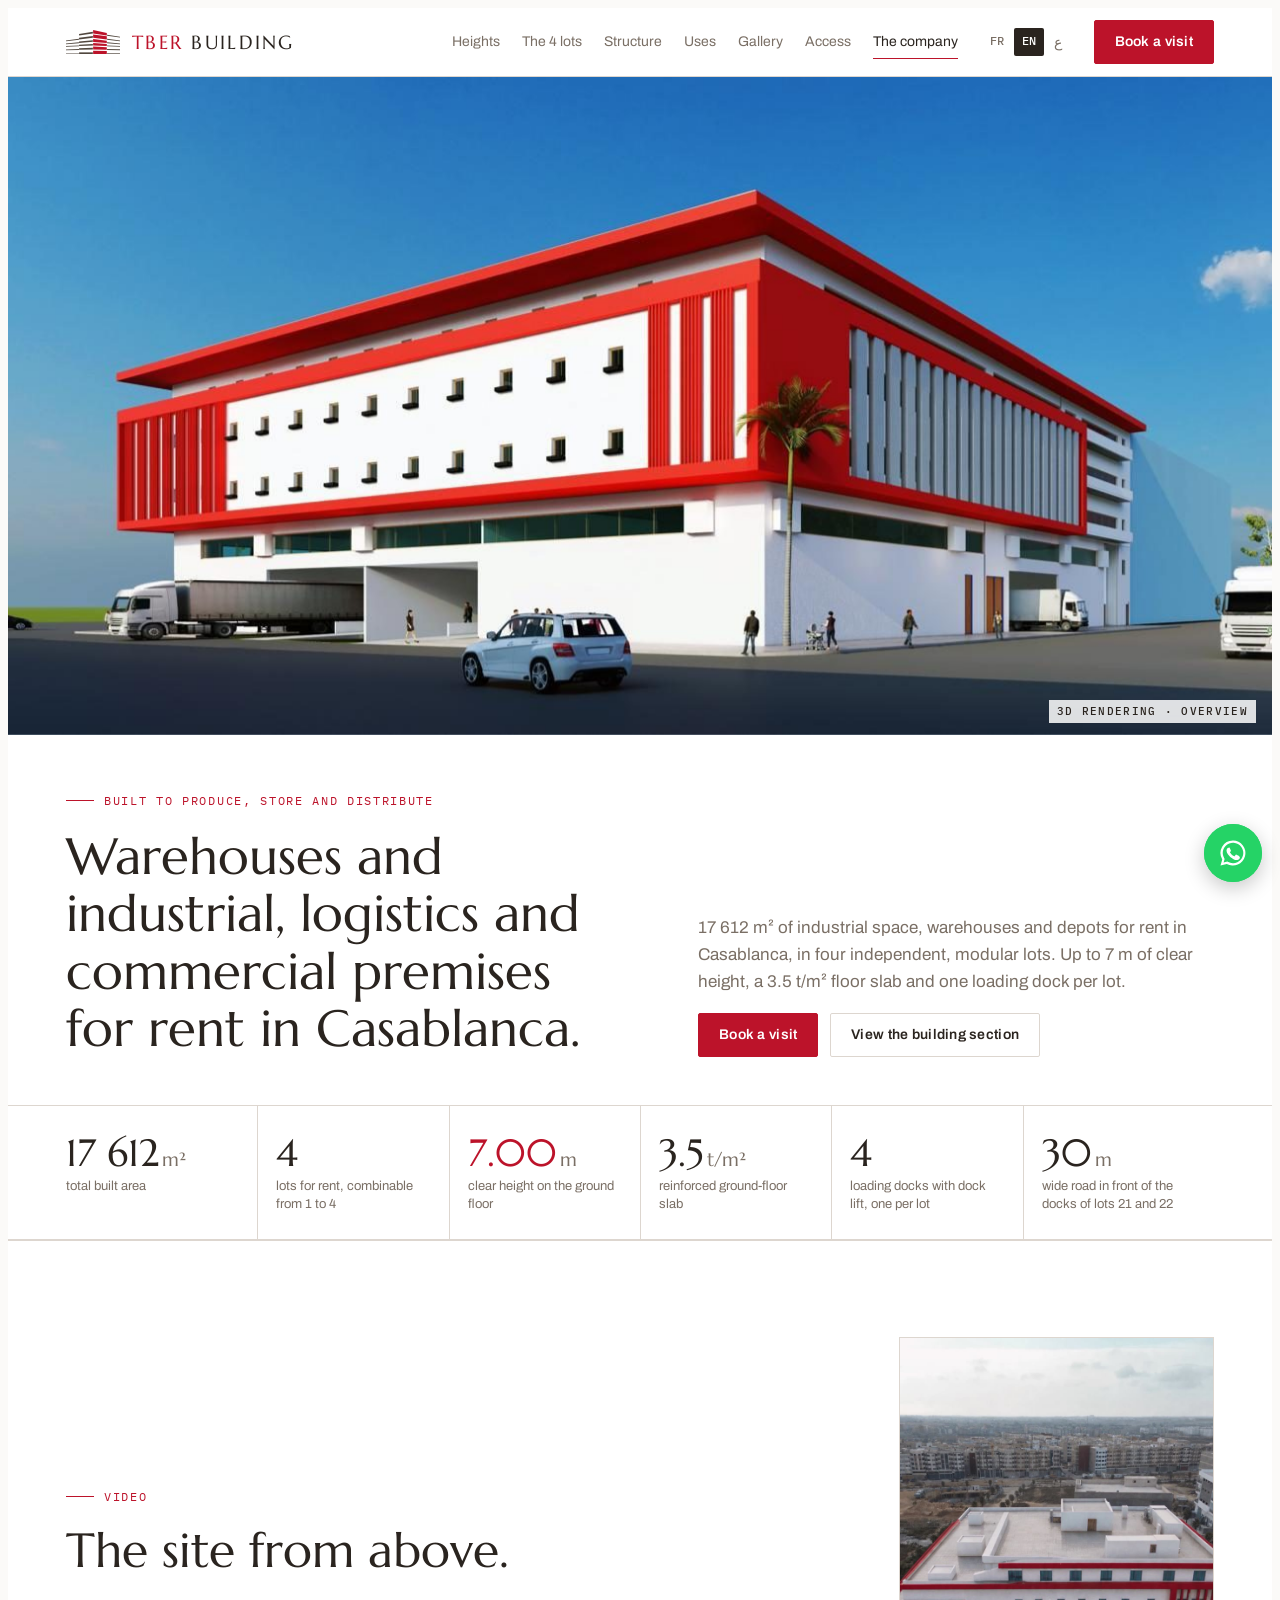
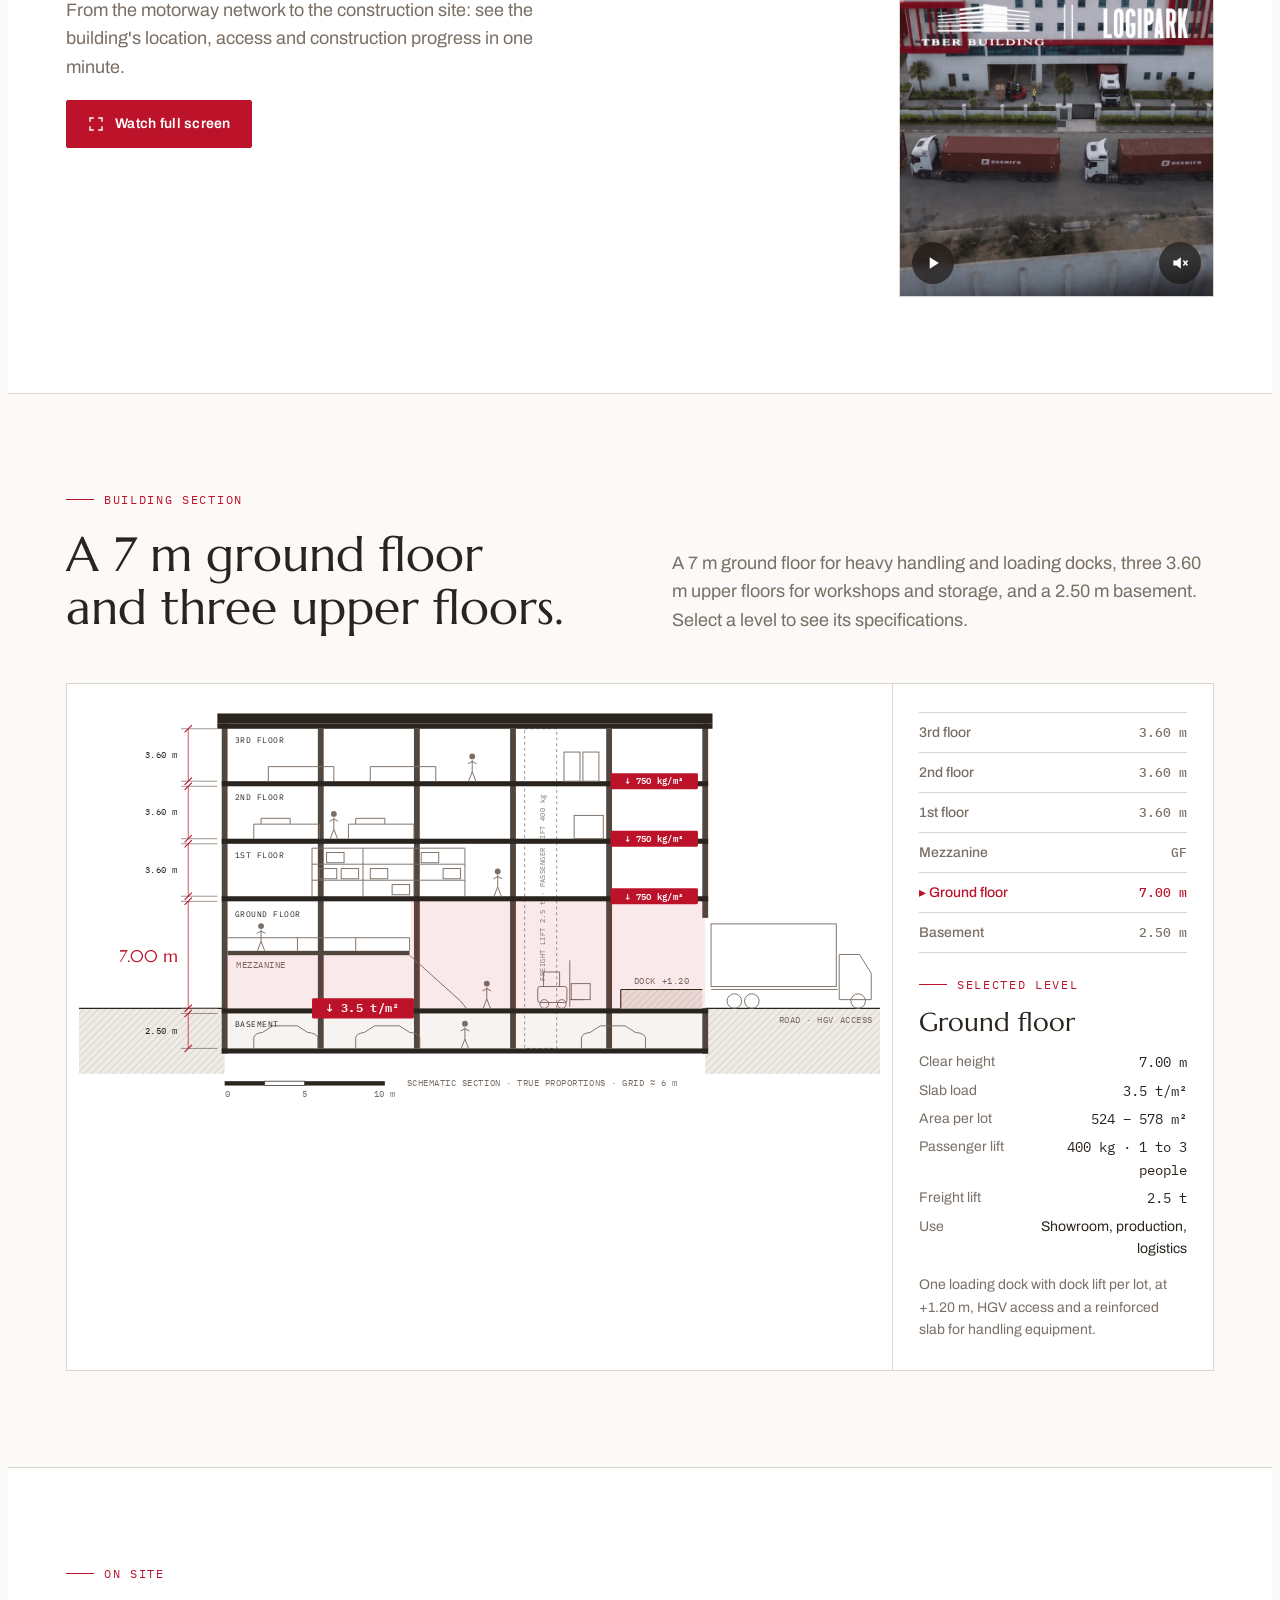
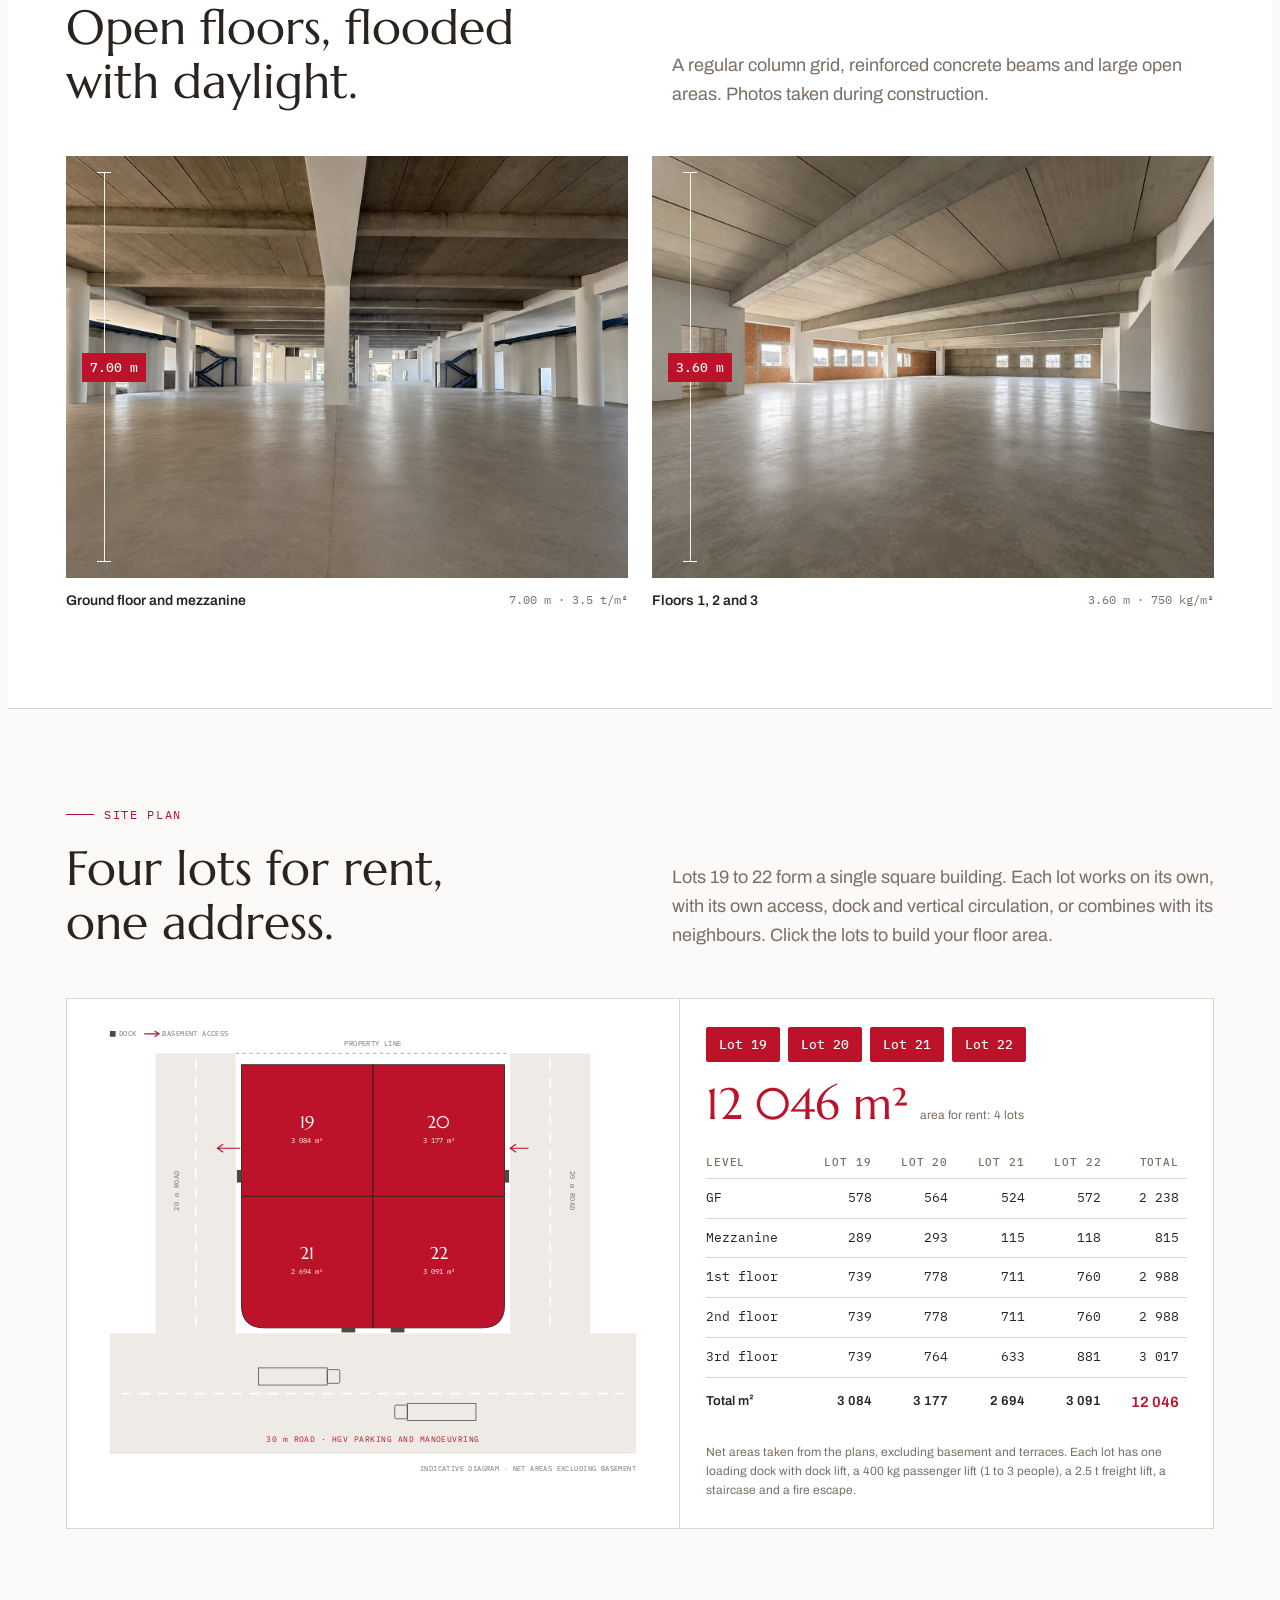
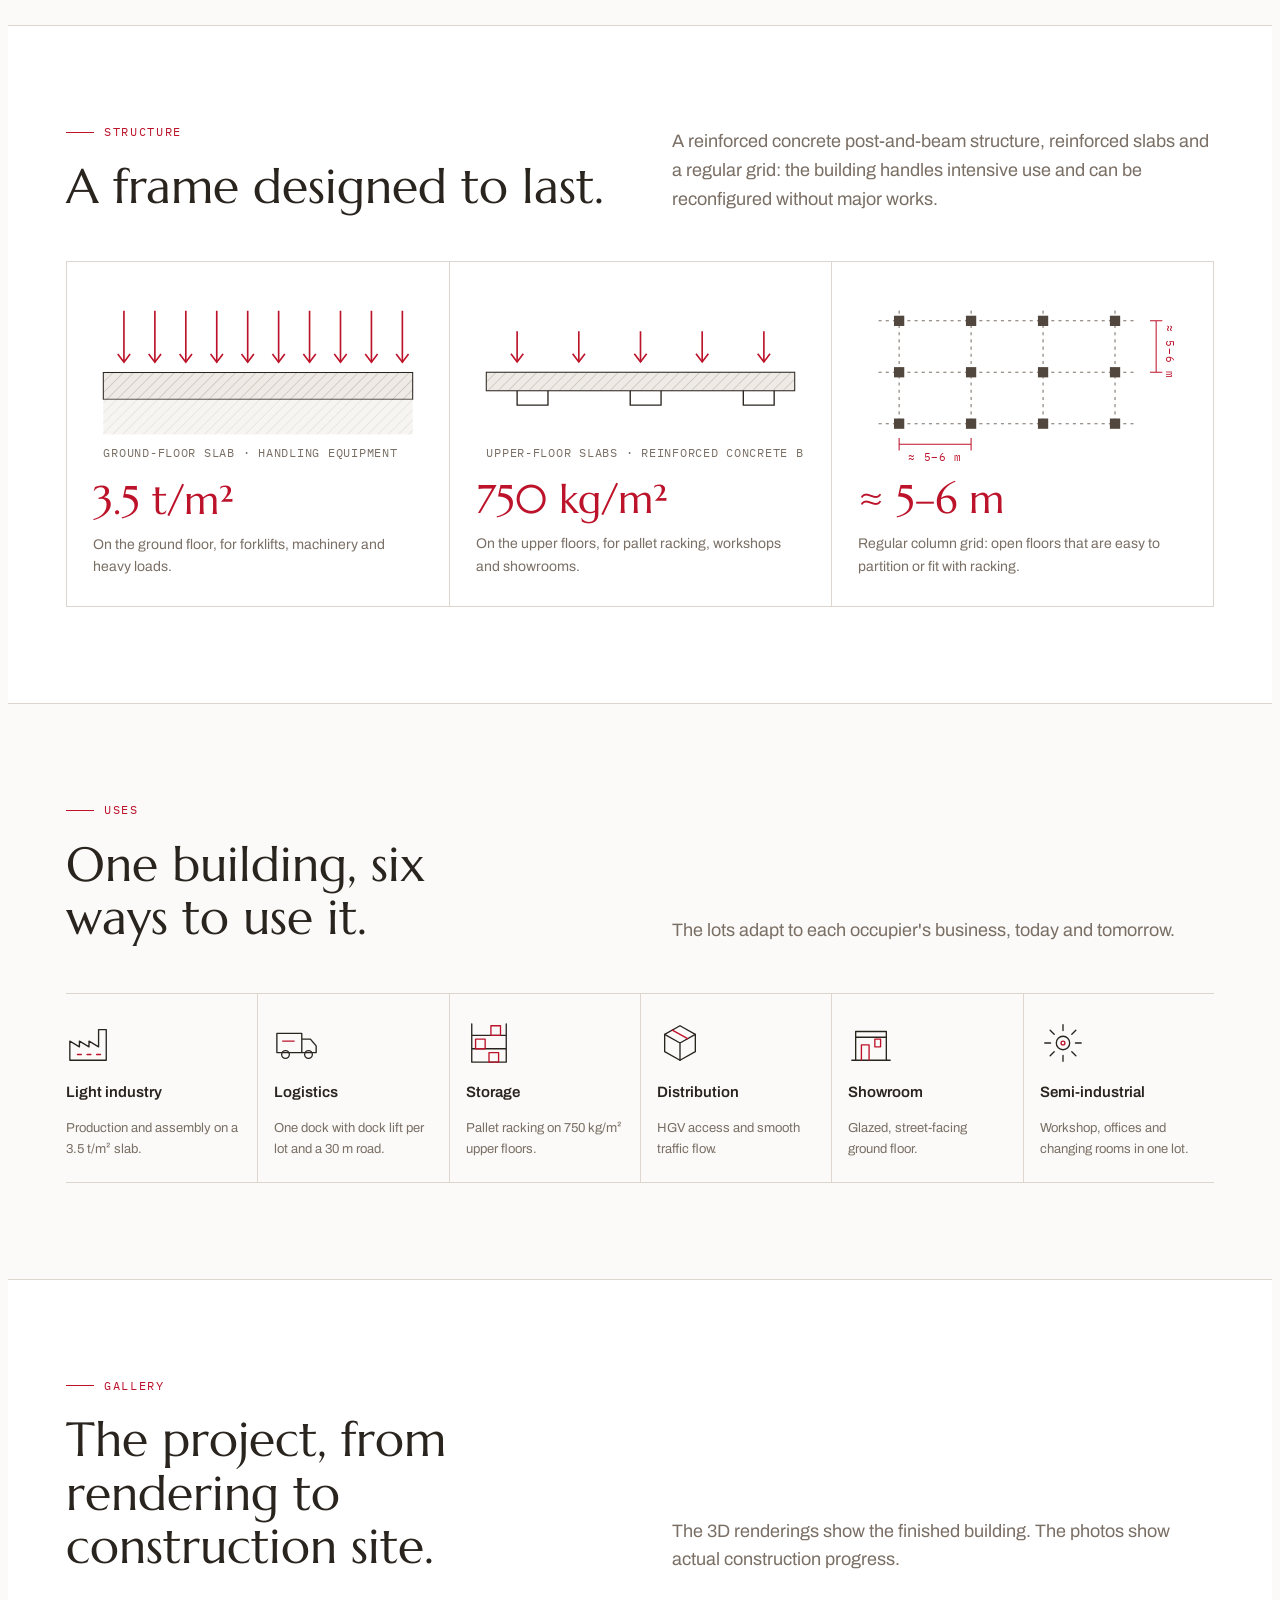
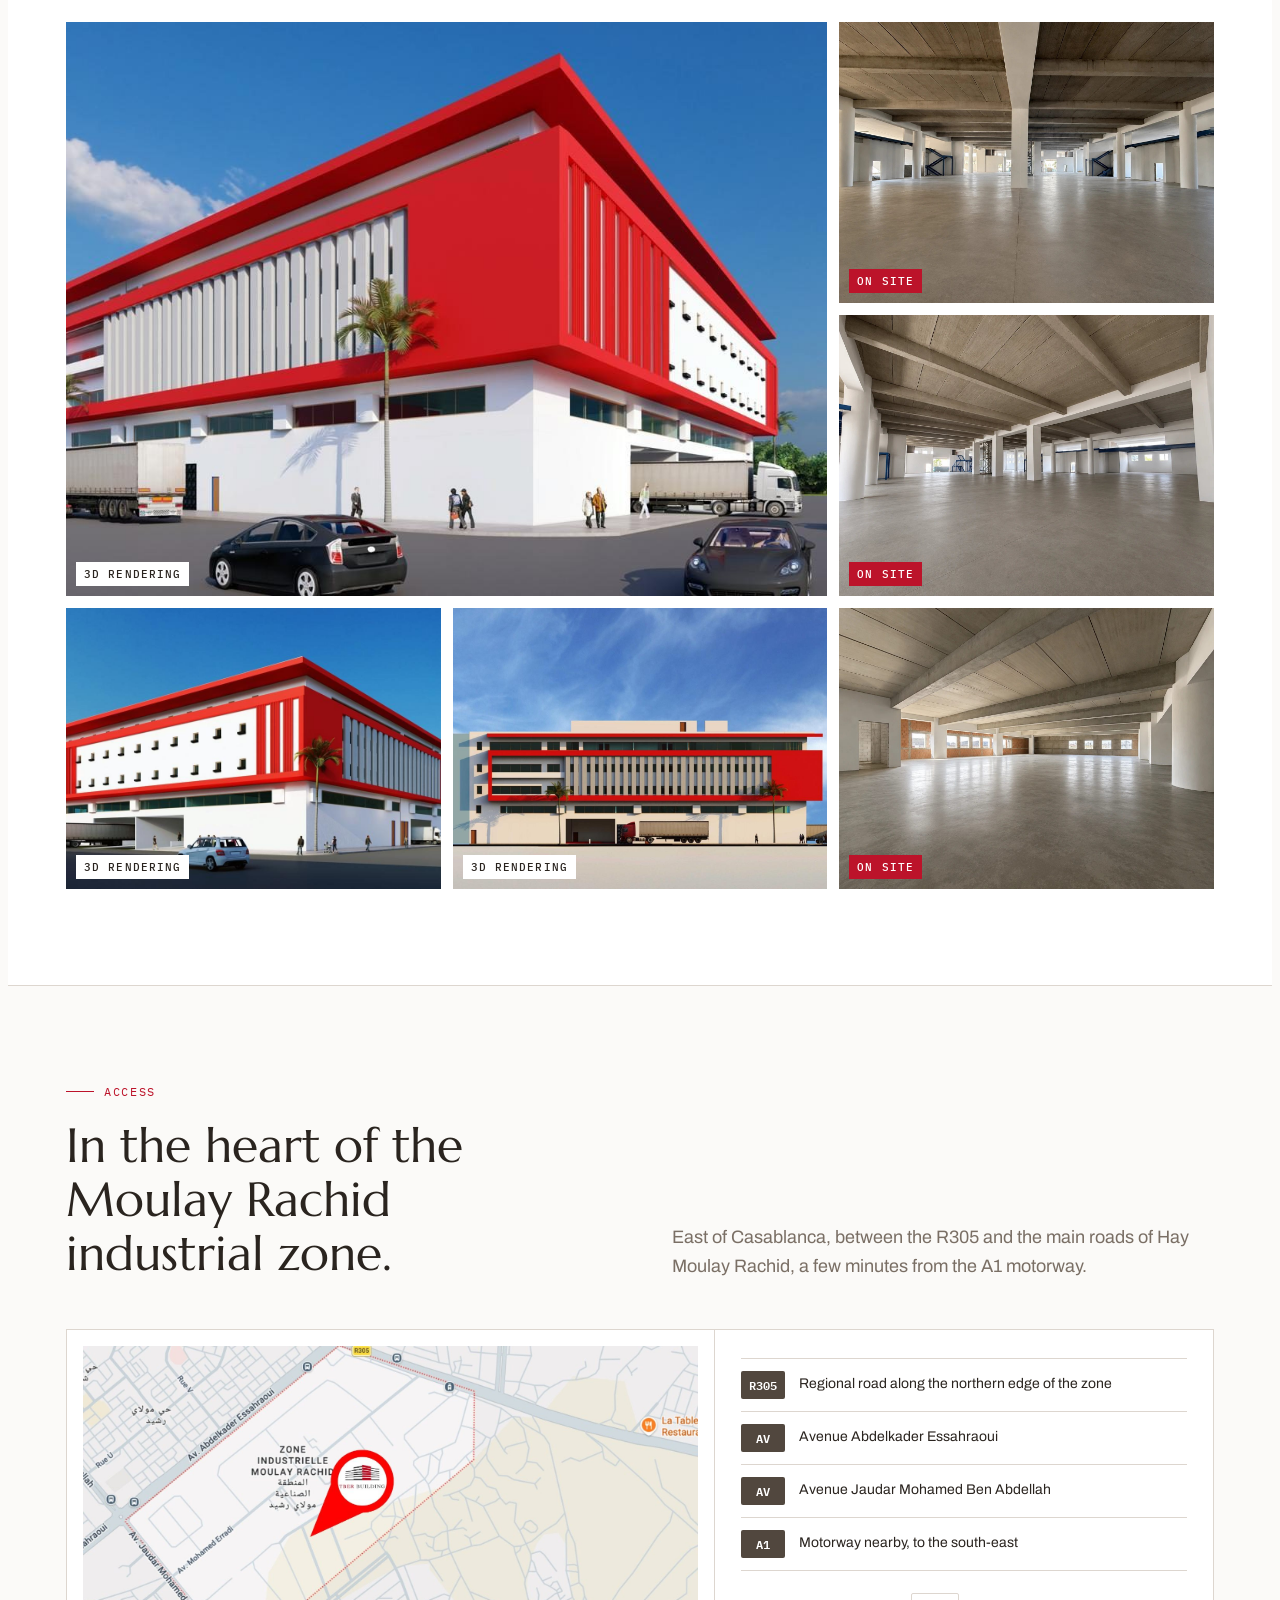
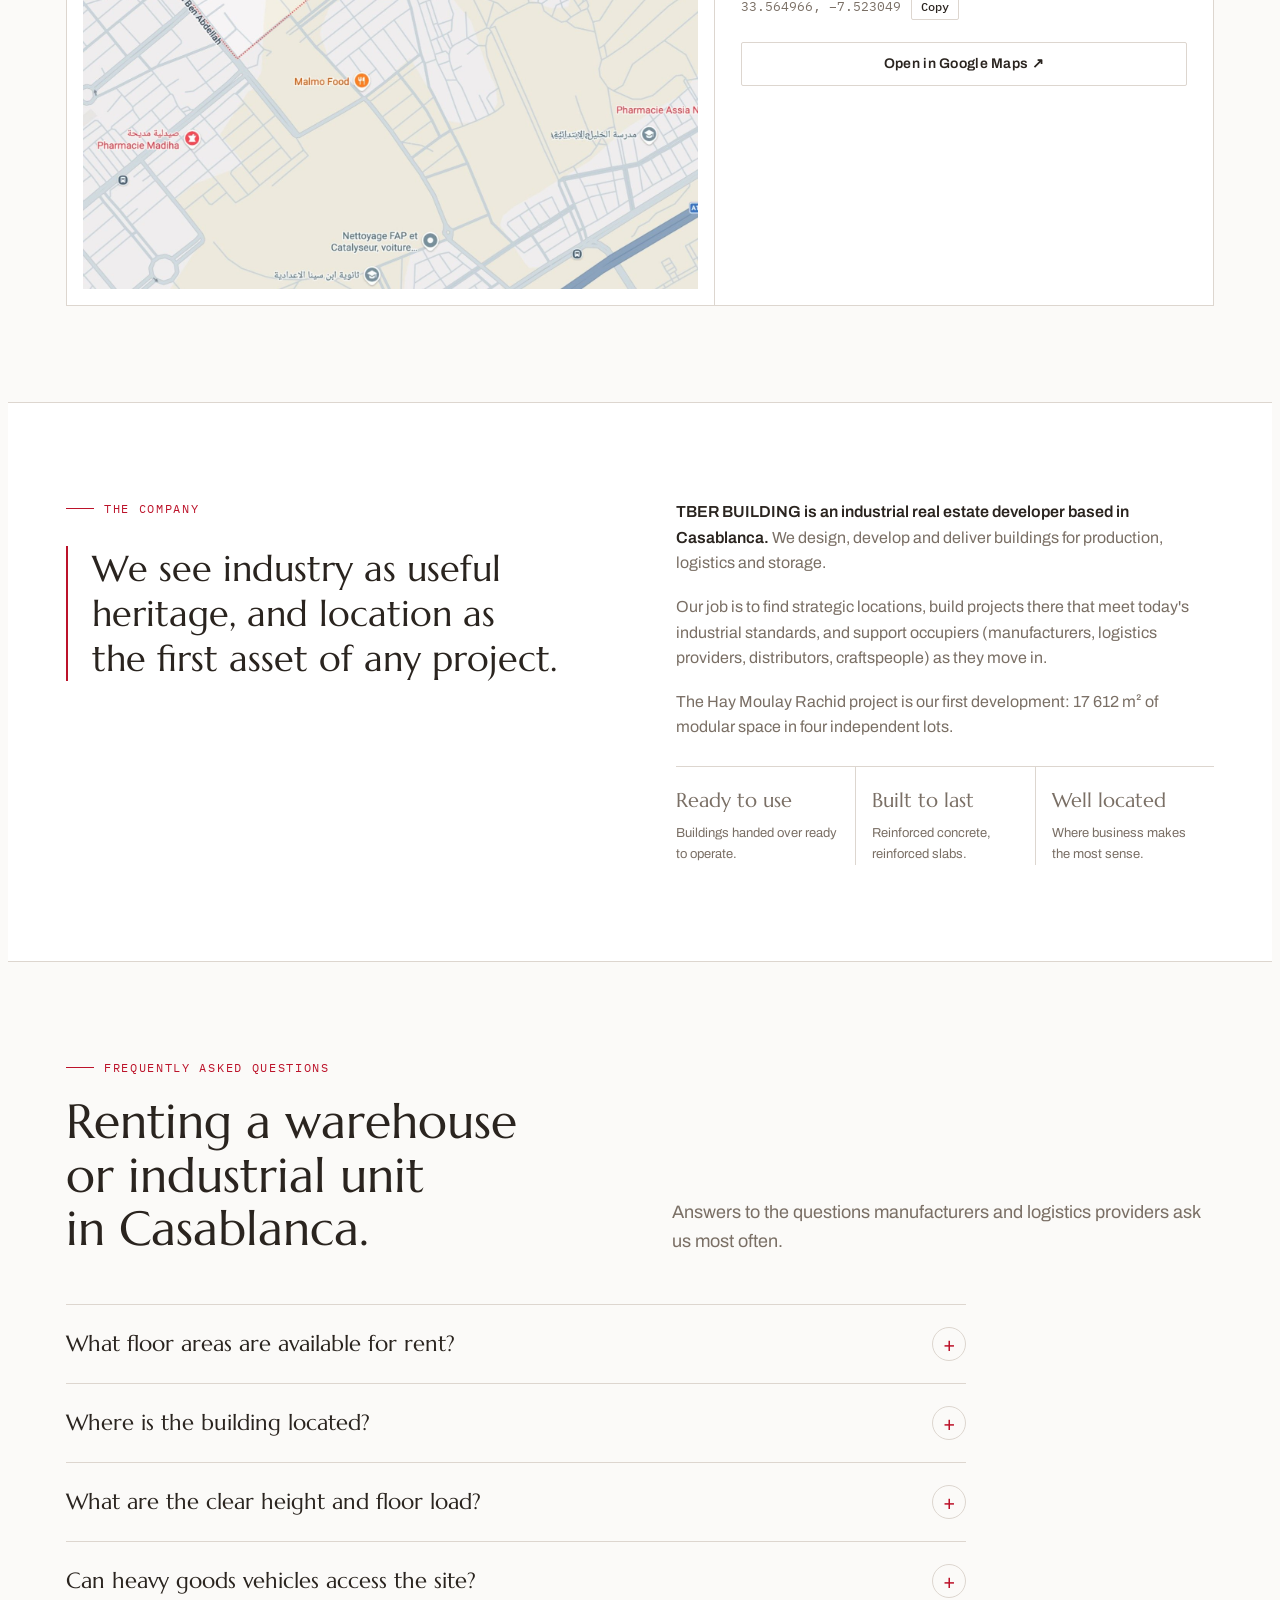
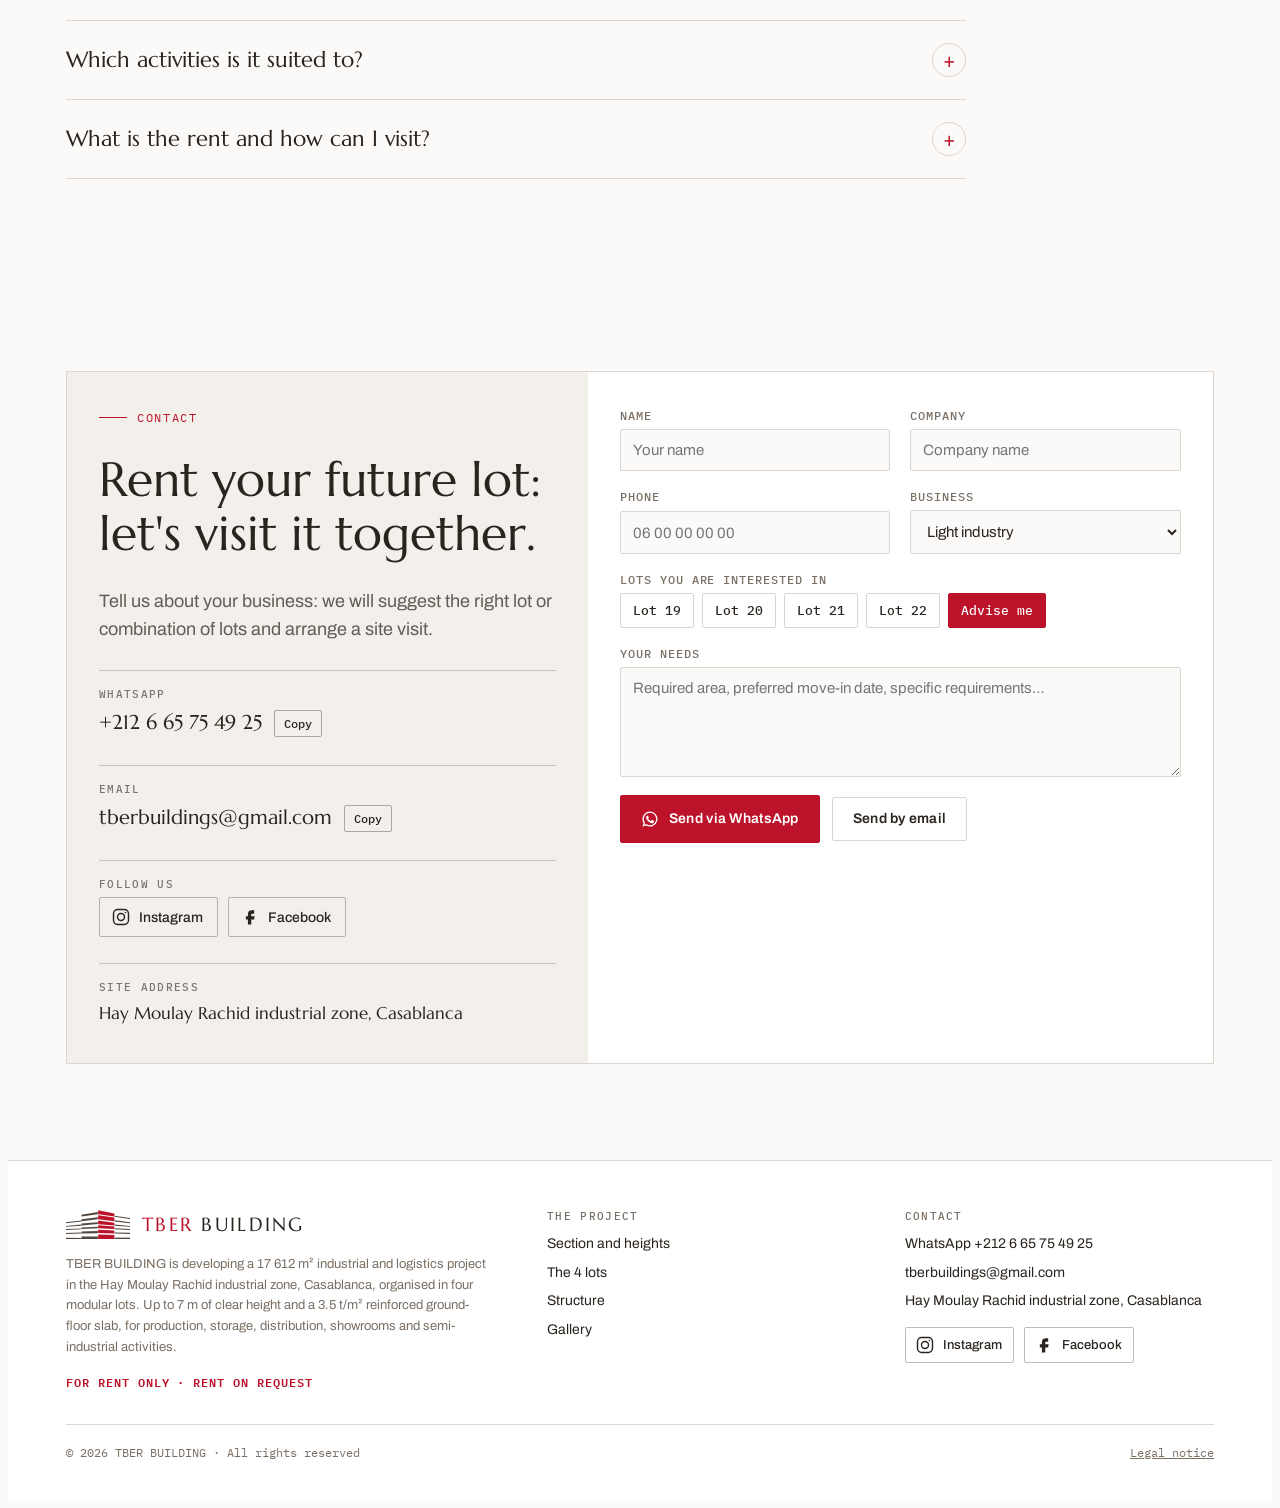
<file: en/index.html>
<!doctype html>
<html lang="en">
<head>
<meta charset="utf-8">
<!-- Google tag (gtag.js) -->
<script async src="https://www.googletagmanager.com/gtag/js?id=G-CRP1RFZ2TX"></script>
<script>
  window.dataLayer = window.dataLayer || [];
  function gtag(){dataLayer.push(arguments);}
  gtag('js', new Date());

  gtag('config', 'G-CRP1RFZ2TX');
</script>
<meta name="viewport" content="width=device-width, initial-scale=1, viewport-fit=cover">
<title>Warehouse and industrial space for rent in Casablanca | TBER BUILDING</title>
<meta name="description" content="Warehouses and industrial units for rent in Casablanca (Hay Moulay Rachid): 4 modular lots, 17,612 m², 7 m clear height, 3.5 t/m² slab, 1 loading dock per lot. Visits by appointment.">
<meta name="theme-color" content="#BC132A">
<link rel="canonical" href="https://tberbuilding.ma/en/">
<link rel="alternate" hreflang="fr" href="https://tberbuilding.ma/">
<link rel="alternate" hreflang="en" href="https://tberbuilding.ma/en/">
<link rel="alternate" hreflang="ar" href="https://tberbuilding.ma/ar/">
<link rel="alternate" hreflang="x-default" href="https://tberbuilding.ma/">
<link rel="icon" href="../assets/favicon.svg" type="image/svg+xml">
<meta property="og:type" content="website">
<meta property="og:locale" content="en_US">
<meta property="og:title" content="Warehouses and industrial space for rent in Casablanca · TBER BUILDING">
<meta property="og:description" content="4 modular lots, 7 m clear height, 3.5 t/m² slab, 1 loading dock per lot. Hay Moulay Rachid industrial zone.">
<meta property="og:image" content="https://tberbuilding.ma/assets/rendu-angle-quais.jpg">
<link rel="preconnect" href="https://fonts.googleapis.com">
<link rel="preconnect" href="https://fonts.gstatic.com" crossorigin>
<link rel="stylesheet" href="https://fonts.googleapis.com/css2?family=Marcellus&family=Archivo:wght@400;500;600;700&family=IBM+Plex+Mono:wght@400;500&display=swap">
<link rel="stylesheet" href="../css/style.css">
<script type="application/ld+json">
{"@context":"https://schema.org","@type":"Organization","name":"TBER BUILDING","url":"https://tberbuilding.ma/","email":"tberbuildings@gmail.com","telephone":"+212665754925","sameAs":["https://www.instagram.com/tber_building/","https://www.facebook.com/share/14sG1yNJWV6/"],
 "address":{"@type":"PostalAddress","streetAddress":"Zone industrielle Hay Moulay Rachid","addressLocality":"Casablanca","addressCountry":"MA"},
 "location":{"@type":"Place","name":"Plateforme logistique TBER BUILDING","geo":{"@type":"GeoCoordinates","latitude":33.564966,"longitude":-7.523049}}}
</script>
</head>
<body>
<div id="progress" aria-hidden="true"></div>
<header class="hdr">
  <div class="wrap">
    <a class="brand" href="#top" aria-label="TBER BUILDING, home">
      <svg viewBox="0 0 442 202" aria-hidden="true"><g class="lg-b"><polygon points="0,85 106,72 106,79 0,92"/><polygon points="0,111 106,101 106,108 0,116"/><polygon points="0,132 106,127 106,133 0,138"/><polygon points="0,159 106,156 106,163 0,166"/><polygon points="0,192 106,193 106,201 0,201"/><polygon points="107,32 220,14 220,29 107,45"/><polygon points="107,64 220,50 220,64 107,78"/><polygon points="107,94 220,84 220,97 107,107"/><polygon points="107,121 220,115 220,126 107,132"/><polygon points="107,149 220,145 220,160 107,162"/><polygon points="107,183 220,183 220,201 107,201"/><polygon points="336,39 442,55 442,62 336,47"/><polygon points="336,71 442,85 442,92 336,79"/><polygon points="336,101 442,110 442,116 336,108"/><polygon points="336,126 442,132 442,138 336,133"/><polygon points="336,155 442,158 442,165 336,163"/><polygon points="336,191 442,191 442,201 336,201"/></g><g class="lg-r"><polygon points="222,1 334,24 334,45 222,29"/><polygon points="222,36 334,52 334,78 222,64"/><polygon points="222,73 334,88 334,107 222,98"/><polygon points="222,106 334,114 334,132 222,126"/><polygon points="222,136 334,141 334,162 222,159"/><polygon points="222,169 334,172 334,200 222,200"/></g></svg>
      <span class="brand-name"><b>TBER</b> BUILDING</span>
    </a>
    <nav class="nav" id="nav">
      <a href="#hauteurs">Heights</a>
      <a href="#lots">The 4 lots</a>
      <a href="#structure">Structure</a>
      <a href="#usages">Uses</a>
      <a href="#galerie">Gallery</a>
      <a href="#localisation">Access</a>
      <a href="#societe">The company</a>
    </nav>
    <div class="lang" aria-label="Language"><a href="../" hreflang="fr" lang="fr">FR</a><a href="../en/" hreflang="en" lang="en" aria-current="page">EN</a><a href="../ar/" hreflang="ar" lang="ar">ع</a></div>
    <a class="btn" href="#contact">Book a visit</a>
    <button class="menu-btn" id="menuBtn" aria-controls="nav" aria-expanded="false" aria-label="Open menu">
      <svg width="18" height="18" viewBox="0 0 18 18" aria-hidden="true"><path d="M1 4h16M1 9h16M1 14h16" stroke="currentColor" stroke-width="1.6"/></svg>
    </button>
  </div>
</header>

<main id="top">
  <section class="hero" aria-label="Overview">
    <figure class="hero-img">
      <img width="1280" height="666" fetchpriority="high" src="../assets/rendu-angle-quais.jpg" alt="3D rendering of the TBER BUILDING: red and white façades, loading docks and trucks">
      <figcaption>3D rendering · Overview</figcaption>
    </figure>
    <div class="wrap intro">
      <div>
        <span class="eyebrow">Built to produce, store and distribute</span>
        <h1>Warehouses and industrial, logistics and commercial premises for rent in Casablanca.</h1>
      </div>
      <div>
        <p>17 612 m² of industrial space, warehouses and depots for rent in Casablanca, in four independent, modular lots. Up to 7 m of clear height, a 3.5 t/m² floor slab and one loading dock per lot.</p>
        <div class="ctas">
          <a class="btn" href="#contact">Book a visit</a>
          <a class="btn ghost" href="#hauteurs">View the building section</a>
        </div>
      </div>
    </div>
  </section>

  <div class="figures">
    <div class="wrap">
      <div class="fig"><span class="v num">17 612<small>m²</small></span><span class="k">total built area</span></div>
      <div class="fig"><span class="v num">4</span><span class="k">lots for rent, combinable from 1 to 4</span></div>
      <div class="fig accent"><span class="v num">7.00<small>m</small></span><span class="k">clear height on the ground floor</span></div>
      <div class="fig"><span class="v num">3.5<small>t/m²</small></span><span class="k">reinforced ground-floor slab</span></div>
      <div class="fig"><span class="v num">4</span><span class="k">loading docks with dock lift, one per lot</span></div>
      <div class="fig"><span class="v num">30<small>m</small></span><span class="k">wide road in front of the docks of lots 21 and 22</span></div>
    </div>
  </div>

  <!-- VIDÉO -->
  <section class="sec alt" id="video">
    <div class="wrap vid">
      <div class="vid-text">
        <span class="eyebrow">Video</span>
        <h2>The site from above.</h2>
        <p class="lead">From the motorway network to the construction site: see the building's location, access and construction progress in one minute.</p>
        <div class="vid-actions">
          <button class="btn" type="button" id="vidFull">
            <svg viewBox="0 0 24 24" fill="none" stroke="currentColor" stroke-width="1.8" aria-hidden="true"><path d="M4 9V4h5M20 9V4h-5M4 15v5h5M20 15v5h-5"/></svg>
            Watch full screen
          </button>
        </div>
      </div>
      <figure class="vid-frame">
        <video id="vid" muted loop playsinline preload="none" poster="../assets/video-poster.jpg" data-src="../assets/video-drone.mp4" aria-label="TBER BUILDING presentation video filmed by drone"></video>
        <button class="vid-btn vid-play" type="button" id="vidPlay" aria-label="Play" data-play="Play" data-pause="Pause">
          <svg viewBox="0 0 24 24" aria-hidden="true"><path class="i-play" d="M8 5v14l11-7z"/><path class="i-pause" d="M7 5h4v14H7zM13 5h4v14h-4z"/></svg>
        </button>
        <button class="vid-btn vid-sound" type="button" id="vidSound" aria-pressed="false" data-on="Turn sound on" data-off="Mute" aria-label="Turn sound on">
          <svg viewBox="0 0 24 24" fill="none" stroke="currentColor" stroke-width="1.8" aria-hidden="true"><path d="M4 9h4l5-4v14l-5-4H4z" fill="currentColor" stroke="none"/><path class="i-on" d="M16 8.5a5 5 0 0 1 0 7M18.5 6a8.5 8.5 0 0 1 0 12"/><path class="i-off" d="M16 9l5 6M21 9l-5 6"/></svg>
        </button>
      </figure>
    </div>
  </section>

  <!-- COUPE -->
  <section class="sec" id="hauteurs">
    <div class="wrap">
      <div class="sec-head">
        <div>
          <span class="eyebrow">Building section</span>
          <h2>A 7 m ground floor and three upper floors.</h2>
        </div>
        <p class="lead">A 7 m ground floor for heavy handling and loading docks, three 3.60 m upper floors for workshops and storage, and a 2.50 m basement. Select a level to see its specifications.</p>
      </div>

      <div class="sheet coupe">
        <div class="coupe-draw">
          <svg viewBox="0 70 1100 545" role="img" aria-labelledby="coupeT">
            <title id="coupeT">Schematic section of the building: 2.50 m basement, 7 m ground floor with mezzanine and dock, three 3.60 m upper floors</title>
            <defs>
              <pattern id="hatch" width="7" height="7" patternUnits="userSpaceOnUse" patternTransform="rotate(45)"><rect width="7" height="7" fill="var(--concrete)"/><line x1="0" y1="0" x2="0" y2="7" stroke="var(--hatch)" stroke-width="1.6"/></pattern>
              <g id="man"><circle cx="0" cy="-34" r="4" class="d-objf"/><path d="M0 -29 L0 -13 M0 -13 L-5 0 M0 -13 L5 0 M-6 -24 L0 -27 L6 -24" class="d-obj"/></g>
            </defs>

            <!-- sol et terre -->
            <rect x="0" y="488" width="200" height="90" class="d-hatch"/>
            <rect x="860" y="488" width="240" height="90" class="d-hatch"/>
            <line x1="0" y1="488" x2="200" y2="488" class="d-line" stroke-width="2"/>
            <line x1="860" y1="488" x2="1100" y2="488" class="d-line" stroke-width="2"/>
            <text x="1090" y="508" text-anchor="end" class="d-mut">ROAD · HGV ACCESS</text>

            <!-- intérieur des niveaux -->
            <rect x="200" y="104" width="660" height="439" class="d-paper"/>
            <rect x="200" y="495" width="660" height="48" class="d-fill" opacity=".55"/>

            <!-- trémie monte-charge / ascenseur -->
            <rect x="612" y="104" width="44" height="439" fill="none" class="d-thin" stroke-dasharray="4 4"/>
            <text transform="translate(640 322) rotate(-90)" text-anchor="middle" class="d-mut" font-size="10">FREIGHT LIFT 2.5 t · PASSENGER LIFT 400 kg</text>

            <!-- poteaux (trame 6 m) -->
            <g class="d-col">
              <rect x="196" y="97" width="8" height="453"/>
              <rect x="328" y="104" width="8" height="439"/>
              <rect x="460" y="104" width="8" height="439"/>
              <rect x="592" y="104" width="8" height="439"/>
              <rect x="724" y="104" width="8" height="439"/>
              <rect x="856" y="97" width="8" height="266"/>
              <rect x="856" y="488" width="8" height="62"/>
            </g>

            <!-- dalles -->
            <rect x="190" y="83" width="680" height="14" class="d-slab"/>
            <rect x="190" y="97" width="680" height="7" class="d-slab"/>
            <rect x="196" y="176" width="668" height="7" class="d-slab"/>
            <rect x="196" y="255" width="668" height="7" class="d-slab"/>
            <rect x="196" y="334" width="668" height="7" class="d-slab"/>
            <rect x="196" y="488" width="668" height="7" class="d-slab"/>
            <rect x="196" y="543" width="668" height="7" class="d-slab"/>

            <!-- RDC : quai +1.20 m -->
            <rect x="744" y="462" width="112" height="26" class="d-hatch"/>
            <line x1="744" y1="462" x2="856" y2="462" class="d-line" stroke-width="1.5"/>
            <line x1="744" y1="462" x2="744" y2="488" class="d-line" stroke-width="1.5"/>
            <text x="800" y="455" text-anchor="middle" class="d-mut">DOCK +1.20</text>

            <!-- RDC : mezzanine -->
            <rect x="204" y="409" width="250" height="6" class="d-col"/>
            <path d="M454 409 V391 M204 391 H454 M300 391 V409 M380 391 V409" class="d-obj"/>
            <path d="M454 415 l10 9 h0 l10 9 l10 9 l10 9 l10 9 l10 9 l10 9 l8 10" class="d-obj"/>
            <text x="216" y="432" class="d-mut">MEZZANINE</text>

            <!-- RDC : chariot élévateur + palette -->
            <g transform="translate(630 488)">
              <rect x="0" y="-30" width="40" height="22" rx="3" class="d-obj"/>
              <path d="M8 -30 V-50 H30 V-30" class="d-obj"/>
              <circle cx="9" cy="-6" r="6" class="d-obj"/><circle cx="33" cy="-6" r="6" class="d-obj"/>
              <path d="M44 -2 V-66 M44 -12 H62" class="d-obj"/>
              <rect x="46" y="-34" width="26" height="22" class="d-obj"/>
            </g>
            <use href="#man" x="560" y="488"/>
            <use href="#man" x="250" y="409"/>

            <!-- étage 1 : racks palettiers -->
            <g class="d-obj">
              <g transform="translate(90 0)"><path d="M230 334 V268 M300 334 V268 M370 334 V268 M440 334 V268 M230 312 H440 M230 290 H440 M230 268 H440"/>
              <rect x="240" y="296" width="24" height="14"/><rect x="270" y="296" width="24" height="14"/><rect x="310" y="296" width="24" height="14"/><rect x="380" y="274" width="24" height="14"/><rect x="410" y="296" width="24" height="14"/><rect x="340" y="318" width="24" height="14"/><rect x="250" y="274" width="24" height="14"/></g>
            </g>
            <use href="#man" x="575" y="334"/>
            <!-- étage 2 : atelier -->
            <g class="d-obj">
              <path d="M240 255 V235 H330 V255 M250 235 V227 H290 V235"/>
              <path d="M370 255 V235 H460 V255 M380 235 V227 H420 V235"/>
              <rect x="680" y="223" width="40" height="32"/>
            </g>
            <use href="#man" x="350" y="255"/>
            <!-- étage 3 : atelier / showroom -->
            <g class="d-obj">
              <path d="M260 176 V156 H350 V176 M400 176 V156 H490 V176"/>
              <rect x="666" y="136" width="22" height="40"/><rect x="692" y="136" width="22" height="40"/>
            </g>
            <use href="#man" x="540" y="176"/>
            <!-- sous-sol : véhicules -->
            <g class="d-obj">
              <path d="M240 543 V528 Q242 522 252 521 L266 512 H300 L314 521 Q326 522 328 528 V543"/>
              <path d="M380 543 V528 Q382 522 392 521 L406 512 H440 L454 521 Q466 522 468 528 V543"/>
              <path d="M690 543 V528 Q692 522 702 521 L716 512 H750 L764 521 Q776 522 778 528 V543"/>
            </g>
            <use href="#man" x="530" y="543"/>

            <!-- camion à quai -->
            <g transform="translate(866 0)">
              <rect x="2" y="372" width="172" height="86" class="d-obj"/>
              <path d="M2 462 H176" class="d-obj"/>
              <circle cx="34" cy="478" r="10" class="d-obj"/><circle cx="58" cy="478" r="10" class="d-obj"/>
              <path d="M178 476 V414 H206 L222 440 V476 Z" class="d-obj"/>
              <circle cx="204" cy="478" r="10" class="d-obj"/>
            </g>
            <path d="M856 363 h8" class="d-line"/>

            <!-- cotes verticales -->
            <g class="d-redl" stroke-width="1">
              <path d="M150 104 V176 M150 183 V255 M150 262 V334 M150 341 V488 M150 495 V543"/>
            </g>
            <g class="d-line" stroke-width="1">
              <path d="M140 104 H190 M140 176 H190 M140 183 H190 M140 255 H190 M140 262 H190 M140 334 H190 M140 341 H190 M140 488 H190 M140 495 H190 M140 543 H190" style="stroke:var(--muted)"/>
              <path d="M145 109 L155 99 M145 181 L155 171 M145 188 L155 178 M145 260 L155 250 M145 267 L155 257 M145 339 L155 329 M145 346 L155 336 M145 493 L155 483 M145 500 L155 490 M145 548 L155 538" style="stroke:var(--red)" stroke-width="1.5"/>
            </g>
            <g text-anchor="end">
              <text x="136" y="144" class="d-text">3.60 m</text>
              <text x="136" y="223" class="d-text">3.60 m</text>
              <text x="136" y="302" class="d-text">3.60 m</text>
              <text x="136" y="424" class="d-text d-big" style="fill:var(--red)">7.00 m</text>
              <text x="136" y="523" class="d-text">2.50 m</text>
            </g>

            <!-- noms de niveaux et charges -->
            <g class="d-text" font-size="11">
              <text x="214" y="123">3RD FLOOR</text>
              <text x="214" y="202">2ND FLOOR</text>
              <text x="214" y="281">1ST FLOOR</text>
              <text x="214" y="362">GROUND FLOOR</text>
              <text x="214" y="514">BASEMENT</text>
            </g>
            <!-- charges des dalles -->
            <g class="load">
              <g transform="translate(730 165)"><rect width="120" height="22" rx="2"/><text x="60" y="15.5">↓ 750 kg/m²</text></g>
              <g transform="translate(730 244)"><rect width="120" height="22" rx="2"/><text x="60" y="15.5">↓ 750 kg/m²</text></g>
              <g transform="translate(730 323)"><rect width="120" height="22" rx="2"/><text x="60" y="15.5">↓ 750 kg/m²</text></g>
              <g transform="translate(320 474)" class="big"><rect width="140" height="28" rx="2"/><text x="70" y="19.5">↓ 3.5 t/m²</text></g>
            </g>

            <!-- zones cliquables -->
            <rect class="hit" data-l="r3" x="200" y="104" width="660" height="72"/>
            <rect class="hit" data-l="r2" x="200" y="183" width="660" height="72"/>
            <rect class="hit" data-l="r1" x="200" y="262" width="660" height="72"/>
            <rect class="hit" data-l="mez" x="204" y="341" width="252" height="74"/>
            <path class="hit" data-l="rdc" d="M456 341 H860 V488 H200 V415 H456 Z"/>
            <rect class="hit" data-l="ss" x="200" y="495" width="660" height="48"/>

            <!-- échelle graphique -->
            <g transform="translate(200 588)">
              <rect x="0" y="0" width="55" height="6" class="d-slab"/><rect x="55" y="0" width="55" height="6" class="d-paper" stroke="var(--ink)"/>
              <rect x="110" y="0" width="110" height="6" class="d-slab"/>
              <text x="0" y="22" class="d-mut">0</text><text x="110" y="22" class="d-mut" text-anchor="middle">5</text><text x="220" y="22" class="d-mut" text-anchor="middle">10 m</text>
              <text x="250" y="7" class="d-mut">SCHEMATIC SECTION · TRUE PROPORTIONS · GRID ≈ 6 m</text>
            </g>
          </svg>
          <p class="scroll-hint">← Swipe to see the full section →</p>
        </div>
        <aside class="coupe-side">
          <div class="lvl-list" role="group" aria-label="Choose a level">
            <button class="lvl-btn" data-l="r3" aria-pressed="false"><span>3rd floor</span><span>3.60 m</span></button>
            <button class="lvl-btn" data-l="r2" aria-pressed="false"><span>2nd floor</span><span>3.60 m</span></button>
            <button class="lvl-btn" data-l="r1" aria-pressed="false"><span>1st floor</span><span>3.60 m</span></button>
            <button class="lvl-btn" data-l="mez" aria-pressed="false"><span>Mezzanine</span><span>GF</span></button>
            <button class="lvl-btn" data-l="rdc" aria-pressed="true"><span>Ground floor</span><span>7.00 m</span></button>
            <button class="lvl-btn" data-l="ss" aria-pressed="false"><span>Basement</span><span>2.50 m</span></button>
          </div>
          <div class="lvl-card" id="lvlCard" aria-live="polite"></div>
        </aside>
      </div>
    </div>
  </section>

  <!-- PLATEAUX PHOTOS -->
  <section class="sec alt" id="plateaux" aria-label="The floors in pictures">
    <div class="wrap">
      <div class="sec-head">
        <div>
          <span class="eyebrow">On site</span>
          <h2>Open floors, flooded with daylight.</h2>
        </div>
        <p class="lead">A regular column grid, reinforced concrete beams and large open areas. Photos taken during construction.</p>
      </div>
      <div class="plates">
        <figure class="plate">
          <div class="img"><img width="1448" height="1086" src="../assets/chantier-rdc.jpg" alt="Ground floor under construction: large concrete floor, white columns, blue steel stairs to the mezzanine" loading="lazy"><div class="h" aria-hidden="true"><i></i><span>7.00 m</span><i></i></div></div>
          <figcaption><b>Ground floor and mezzanine</b><span>7.00 m · 3.5 t/m²</span></figcaption>
        </figure>
        <figure class="plate">
          <div class="img"><img width="1448" height="1086" src="../assets/chantier-etages.jpg" alt="Upper floor under construction: concrete floor with ribbon windows and exposed beams" loading="lazy"><div class="h" aria-hidden="true"><i></i><span>3.60 m</span><i></i></div></div>
          <figcaption><b>Floors 1, 2 and 3</b><span>3.60 m · 750 kg/m²</span></figcaption>
        </figure>
      </div>
    </div>
  </section>

  <!-- LOTS -->
  <section class="sec" id="lots">
    <div class="wrap">
      <div class="sec-head">
        <div>
          <span class="eyebrow">Site plan</span>
          <h2>Four lots for rent, one address.</h2>
        </div>
        <p class="lead">Lots 19 to 22 form a single square building. Each lot works on its own, with its own access, dock and vertical circulation, or combines with its neighbours. Click the lots to build your floor area.</p>
      </div>
      <div class="sheet lots">
        <div class="lots-draw">
          <svg viewBox="0 0 1000 800" role="img" aria-labelledby="lotsT">
            <title id="lotsT">Schematic site plan: lots 19 and 20 to the north, lots 21 and 22 to the south along the 30 m road, 20 m roads to the west and east</title>
            <!-- voies -->
            <rect x="120" y="60" width="140" height="490" fill="var(--concrete)"/>
            <rect x="740" y="60" width="140" height="490" fill="var(--concrete)"/>
            <path d="M40 550 H960 V760 H40 Z" fill="var(--concrete)"/>
            <path d="M190 70 V540 M810 70 V540 M60 655 H940" stroke="var(--paper)" stroke-width="3" stroke-dasharray="18 14" fill="none"/>
            <text transform="translate(160 300) rotate(-90)" text-anchor="middle" class="d-mut" font-size="13">20 m ROAD</text>
            <text transform="translate(845 300) rotate(90)" text-anchor="middle" class="d-mut" font-size="13">20 m ROAD</text>
            <text x="500" y="740" text-anchor="middle" class="d-text" font-size="14" style="fill:var(--red)">30 m ROAD · HGV PARKING AND MANOEUVRING</text>
            <!-- camions -->
            <g class="d-obj" style="stroke:var(--brown)">
              <rect x="300" y="610" width="120" height="30"/><rect x="420" y="613" width="22" height="24" rx="3"/>
              <rect x="560" y="672" width="120" height="30"/><rect x="538" y="675" width="22" height="24" rx="3"/>
            </g>
            <!-- limite nord -->
            <line x1="260" y1="60" x2="740" y2="60" class="d-thin" stroke-dasharray="6 6"/>
            <text x="500" y="48" text-anchor="middle" class="d-mut">PROPERTY LINE</text>

            <!-- lots -->
            <g class="lot" data-lot="19" tabindex="0" role="button" aria-label="Lot 19"><rect x="270" y="80" width="230" height="230"/><text x="385" y="190" text-anchor="middle" class="lt">19</text><text x="385" y="216" text-anchor="middle" class="ls">3 084 m²</text></g>
            <g class="lot" data-lot="20" tabindex="0" role="button" aria-label="Lot 20"><rect x="500" y="80" width="230" height="230"/><text x="615" y="190" text-anchor="middle" class="lt">20</text><text x="615" y="216" text-anchor="middle" class="ls">3 177 m²</text></g>
            <g class="lot" data-lot="21" tabindex="0" role="button" aria-label="Lot 21"><path d="M270 310 H500 V540 H310 Q270 540 270 500 Z"/><text x="385" y="420" text-anchor="middle" class="lt">21</text><text x="385" y="446" text-anchor="middle" class="ls">2 694 m²</text></g>
            <g class="lot" data-lot="22" tabindex="0" role="button" aria-label="Lot 22"><path d="M500 310 H730 V500 Q730 540 690 540 H500 Z"/><text x="615" y="420" text-anchor="middle" class="lt">22</text><text x="615" y="446" text-anchor="middle" class="ls">3 091 m²</text></g>

            <!-- quais (1 par lot) -->
            <g fill="var(--brown)">
              <rect x="262" y="264" width="8" height="22"/>
              <rect x="730" y="264" width="8" height="22"/>
              <rect x="445" y="540" width="24" height="8"/>
              <rect x="531" y="540" width="24" height="8"/>
            </g>
            <!-- accès sous-sol -->
            <g class="d-redl" stroke-width="2">
              <path d="M268 226 H228 m10 -7 l-10 7 l10 7"/>
              <path d="M772 226 H740 m10 -7 l-10 7 l10 7"/>
            </g>
            <!-- légende -->
            <g transform="translate(40 30)">
              <rect x="0" y="-9" width="10" height="10" fill="var(--brown)"/><text x="16" y="0" class="d-mut">DOCK</text>
              <path d="M60 -4 H86 m-8 -5 l8 5 l-8 5" class="d-redl" stroke-width="2"/><text x="92" y="0" class="d-mut">BASEMENT ACCESS</text>
            </g>
            <text x="960" y="790" text-anchor="end" class="d-mut">INDICATIVE DIAGRAM · NET AREAS EXCLUDING BASEMENT</text>
          </svg>
        </div>
        <aside class="lots-side">
          <div class="chips" role="group" aria-label="Lot selection">
            <button class="chip" data-lot="19" aria-pressed="true">Lot 19</button>
            <button class="chip" data-lot="20" aria-pressed="true">Lot 20</button>
            <button class="chip" data-lot="21" aria-pressed="true">Lot 21</button>
            <button class="chip" data-lot="22" aria-pressed="true">Lot 22</button>
          </div>
          <div class="total"><span class="v" id="totV">12 046 m²</span><span class="note" id="totK">area for rent: 4 lots</span></div>
          <div class="tbl-wrap">
            <table>
              <thead id="tHead"></thead>
              <tbody id="tBody"></tbody>
              <tfoot id="tFoot"></tfoot>
            </table>
          </div>
          <p class="note">Net areas taken from the plans, excluding basement and terraces. Each lot has one loading dock with dock lift, a 400 kg passenger lift (1 to 3 people), a 2.5 t freight lift, a staircase and a fire escape.</p>
        </aside>
      </div>
    </div>
  </section>

  <!-- STRUCTURE -->
  <section class="sec alt" id="structure">
    <div class="wrap">
      <div class="sec-head">
        <div>
          <span class="eyebrow">Structure</span>
          <h2>A frame designed to last.</h2>
        </div>
        <p class="lead">A reinforced concrete post-and-beam structure, reinforced slabs and a regular grid: the building handles intensive use and can be reconfigured without major works.</p>
      </div>
      <div class="sheet struct">
        <div>
          <svg viewBox="0 0 320 170" role="img" aria-label="Ground-floor slab: 3.5 tonnes per square metre">
            <g class="d-redl" stroke-width="1.6">
              <path d="M30 20 V70 M60 20 V70 M90 20 V70 M120 20 V70 M150 20 V70 M180 20 V70 M210 20 V70 M240 20 V70 M270 20 V70 M300 20 V70"/>
              <path d="M24 62 l6 8 l6 -8 M54 62 l6 8 l6 -8 M84 62 l6 8 l6 -8 M114 62 l6 8 l6 -8 M144 62 l6 8 l6 -8 M174 62 l6 8 l6 -8 M204 62 l6 8 l6 -8 M234 62 l6 8 l6 -8 M264 62 l6 8 l6 -8 M294 62 l6 8 l6 -8"/>
            </g>
            <rect x="10" y="80" width="300" height="26" class="d-hatch" stroke="var(--ink)"/>
            <rect x="10" y="106" width="300" height="34" class="d-hatch" opacity=".5"/>
            <text x="10" y="162" class="d-mut">GROUND-FLOOR SLAB · HANDLING EQUIPMENT</text>
          </svg>
          <span class="v num">3.5 t/m²</span>
          <p>On the ground floor, for forklifts, machinery and heavy loads.</p>
        </div>
        <div>
          <svg viewBox="0 0 320 170" role="img" aria-label="Upper-floor slabs: 750 kilograms per square metre">
            <g class="d-redl" stroke-width="1.6">
              <path d="M40 40 V70 M100 40 V70 M160 40 V70 M220 40 V70 M280 40 V70"/>
              <path d="M34 62 l6 8 l6 -8 M94 62 l6 8 l6 -8 M154 62 l6 8 l6 -8 M214 62 l6 8 l6 -8 M274 62 l6 8 l6 -8"/>
            </g>
            <rect x="10" y="80" width="300" height="18" class="d-hatch" stroke="var(--ink)"/>
            <path d="M40 98 v14 h30 v-14 M150 98 v14 h30 v-14 M260 98 v14 h30 v-14" class="d-obj" style="stroke:var(--ink)"/>
            <text x="10" y="162" class="d-mut">UPPER-FLOOR SLABS · REINFORCED CONCRETE BEAMS</text>
          </svg>
          <span class="v num">750 kg/m²</span>
          <p>On the upper floors, for pallet racking, workshops and showrooms.</p>
        </div>
        <div>
          <svg viewBox="0 0 320 170" role="img" aria-label="Regular column grid of about 5 to 6 metres">
            <g class="d-thin" stroke-dasharray="3 4">
              <path d="M40 20 V130 M110 20 V130 M180 20 V130 M250 20 V130 M20 30 H270 M20 80 H270 M20 130 H270"/>
            </g>
            <g class="d-col">
              <rect x="35" y="25" width="10" height="10"/><rect x="105" y="25" width="10" height="10"/><rect x="175" y="25" width="10" height="10"/><rect x="245" y="25" width="10" height="10"/>
              <rect x="35" y="75" width="10" height="10"/><rect x="105" y="75" width="10" height="10"/><rect x="175" y="75" width="10" height="10"/><rect x="245" y="75" width="10" height="10"/>
              <rect x="35" y="125" width="10" height="10"/><rect x="105" y="125" width="10" height="10"/><rect x="175" y="125" width="10" height="10"/><rect x="245" y="125" width="10" height="10"/>
            </g>
            <path d="M40 150 H110 M40 144 V156 M110 144 V156" class="d-redl"/>
            <text x="75" y="166" text-anchor="middle" class="d-text" font-size="11" style="fill:var(--red)">≈ 5–6 m</text>
            <path d="M290 30 V80 M284 30 H296 M284 80 H296" class="d-redl"/>
            <text x="300" y="60" class="d-text" font-size="11" style="fill:var(--red)" transform="rotate(90 300 60)" text-anchor="middle">≈ 5–6 m</text>
          </svg>
          <span class="v num">≈ 5–6 m</span>
          <p>Regular column grid: open floors that are easy to partition or fit with racking.</p>
        </div>
      </div>
    </div>
  </section>

  <!-- USAGES -->
  <section class="sec" id="usages">
    <div class="wrap">
      <div class="sec-head">
        <div>
          <span class="eyebrow">Uses</span>
          <h2>One building, six ways to use it.</h2>
        </div>
        <p class="lead">The lots adapt to each occupier's business, today and tomorrow.</p>
      </div>
      <div class="uses">
        <div class="use">
          <svg viewBox="0 0 48 48" aria-hidden="true"><path d="M4 42V22l10 6v-6l10 6v-6l10 6V10h8v32z"/><path class="a" d="M12 36h4M22 36h4M32 36h4"/></svg>
          <b>Light industry</b><p>Production and assembly on a 3.5 t/m² slab.</p>
        </div>
        <div class="use">
          <svg viewBox="0 0 48 48" aria-hidden="true"><path d="M3 14h26v20H3zM29 20h9l6 7v7H29"/><circle cx="12" cy="36" r="4"/><circle cx="36" cy="36" r="4"/><path class="a" d="M9 22h12"/></svg>
          <b>Logistics</b><p>One dock with dock lift per lot and a 30 m road.</p>
        </div>
        <div class="use">
          <svg viewBox="0 0 48 48" aria-hidden="true"><path d="M6 4v40M42 4v40M6 16h36M6 30h36M6 44h36"/><path class="a" d="M10 20h10v10H10zM24 34h10v10H24zM26 6h10v10H26z"/></svg>
          <b>Storage</b><p>Pallet racking on 750 kg/m² upper floors.</p>
        </div>
        <div class="use">
          <svg viewBox="0 0 48 48" aria-hidden="true"><path d="M24 6l16 9v18l-16 9-16-9V15z"/><path d="M8 15l16 9 16-9M24 24v18"/><path class="a" d="M16 10.5l16 9"/></svg>
          <b>Distribution</b><p>HGV access and smooth traffic flow.</p>
        </div>
        <div class="use">
          <svg viewBox="0 0 48 48" aria-hidden="true"><path d="M4 42h40M8 42V12h32v30"/><path class="a" d="M14 42V26h8v16M28 20h6v8h-6z"/><path d="M8 18h32"/></svg>
          <b>Showroom</b><p>Glazed, street-facing ground floor.</p>
        </div>
        <div class="use">
          <svg viewBox="0 0 48 48" aria-hidden="true"><circle cx="24" cy="24" r="7"/><path d="M24 5v6M24 37v6M5 24h6M37 24h6M10.6 10.6l4.2 4.2M33.2 33.2l4.2 4.2M10.6 37.4l4.2-4.2M33.2 14.8l4.2-4.2"/><circle class="a" cx="24" cy="24" r="2"/></svg>
          <b>Semi-industrial</b><p>Workshop, offices and changing rooms in one lot.</p>
        </div>
      </div>
    </div>
  </section>

  <!-- GALERIE -->
  <section class="sec alt" id="galerie">
    <div class="wrap">
      <div class="sec-head">
        <div>
          <span class="eyebrow">Gallery</span>
          <h2>The project, from rendering to construction site.</h2>
        </div>
        <p class="lead">The 3D renderings show the finished building. The photos show actual construction progress.</p>
      </div>
      <div class="gal" id="gal">
        <button class="g1" data-src="../assets/rendu-angle-voie30.jpg" data-cap="3D rendering · Building corner and HGV access"><img width="1280" height="744" src="../assets/rendu-angle-voie30.jpg" alt="3D rendering, building corner" loading="lazy"><span class="tag">3D rendering</span></button>
        <button class="g2" data-src="../assets/chantier-rdc.jpg" data-cap="On site · Ground floor, 7 m ceiling height"><img width="1448" height="1086" src="../assets/chantier-rdc.jpg" alt="Construction photo of the ground floor" loading="lazy"><span class="tag red">On site</span></button>
        <button class="g6" data-src="../assets/chantier-rdc-2.jpg" data-cap="On site · Ground floor, another angle"><img width="1448" height="1086" src="../assets/chantier-rdc-2.jpg" alt="Construction photo of the ground floor from another angle, concrete beams and blue mezzanine" loading="lazy"><span class="tag red">On site</span></button>
        <button class="g3" data-src="../assets/rendu-angle-quais.jpg" data-cap="3D rendering · Façade and loading docks"><img width="1280" height="666" src="../assets/rendu-angle-quais.jpg" alt="3D rendering, façade and docks" loading="lazy"><span class="tag">3D rendering</span></button>
        <button class="g4" data-src="../assets/rendu-facade.jpg" data-cap="3D rendering · Façade elevation"><img width="1280" height="884" src="../assets/rendu-facade.jpg" alt="3D rendering, façade elevation" loading="lazy"><span class="tag">3D rendering</span></button>
        <button class="g5" data-src="../assets/chantier-etages.jpg" data-cap="On site · Upper floor, 3.60 m ceiling height"><img width="1448" height="1086" src="../assets/chantier-etages.jpg" alt="Construction photo of an upper floor" loading="lazy"><span class="tag red">On site</span></button>
      </div>
    </div>
  </section>
  <dialog id="lb" aria-label="Enlarged image">
    <img id="lbImg" src="../assets/rendu-angle-voie30.jpg" alt="">
    <div class="cap"><span id="lbCap"></span><span class="nav-lb"><button id="lbPrev" type="button" aria-label="Previous image">‹</button><button id="lbNext" type="button" aria-label="Next image">›</button><button id="lbClose" type="button">Close</button></span></div>
  </dialog>

  <!-- LOCALISATION -->
  <section class="sec" id="localisation">
    <div class="wrap">
      <div class="sec-head">
        <div>
          <span class="eyebrow">Access</span>
          <h2>In the heart of the Moulay Rachid industrial zone.</h2>
        </div>
        <p class="lead">East of Casablanca, between the R305 and the main roads of Hay Moulay Rachid, a few minutes from the A1 motorway.</p>
      </div>
      <div class="sheet loc">
        <div class="loc-draw">
          <div class="map-wrap"><span class="pulse" aria-hidden="true"></span><img width="1600" height="1415" src="../assets/plan-localisation.jpg" alt="Location map: TBER BUILDING in the Moulay Rachid industrial zone, between the R305, Avenue Abdelkader Essahraoui and Avenue Jaudar Mohamed Ben Abdellah" loading="lazy"></div>
        </div>
        <aside class="loc-side">
          <ul class="access">
            <li><b>R305</b><span>Regional road along the northern edge of the zone</span></li>
            <li><b>AV</b><span>Avenue Abdelkader Essahraoui</span></li>
            <li><b>AV</b><span>Avenue Jaudar Mohamed Ben Abdellah</span></li>
            <li><b>A1</b><span>Motorway nearby, to the south-east</span></li>
          </ul>
          <div class="coords"><span dir="ltr">33.564966, −7.523049</span><button class="copy" type="button" data-copy="33.564966, -7.523049" style="color:var(--ink);border-color:var(--line)">Copy</button></div>
          <a class="btn ghost" href="https://www.google.com/maps?q=33.564966,-7.523049" target="_blank" rel="noopener">Open in Google Maps ↗</a>
        </aside>
      </div>
    </div>
  </section>

  <!-- SOCIETE -->
  <section class="sec alt" id="societe">
    <div class="wrap about">
      <div style="display:grid;gap:28px">
        <span class="eyebrow">The company</span>
        <blockquote>We see industry as useful heritage, and location as the first asset of any project.</blockquote>
      </div>
      <div class="txt">
        <p><strong>TBER BUILDING is an industrial real estate developer based in Casablanca.</strong> We design, develop and deliver buildings for production, logistics and storage.</p>
        <p>Our job is to find strategic locations, build projects there that meet today's industrial standards, and support occupiers (manufacturers, logistics providers, distributors, craftspeople) as they move in.</p>
        <p>The Hay Moulay Rachid project is our first development: 17 612 m² of modular space in four independent lots.</p>
        <div class="pillars">
          <div><b>Ready to use</b><span>Buildings handed over ready to operate.</span></div>
          <div><b>Built to last</b><span>Reinforced concrete, reinforced slabs.</span></div>
          <div><b>Well located</b><span>Where business makes the most sense.</span></div>
        </div>
      </div>
    </div>
  </section>

  <!-- FAQ -->
  <section class="sec" id="faq">
    <div class="wrap faq">
      <div class="sec-head">
        <div>
          <span class="eyebrow">Frequently asked questions</span>
          <h2>Renting a warehouse or industrial unit in Casablanca.</h2>
        </div>
        <p class="lead">Answers to the questions manufacturers and logistics providers ask us most often.</p>
      </div>
      <div class="qas">
        <details class="qa"><summary>What floor areas are available for rent?</summary><p>The building has 17 612 m² of built space in four independent lots (lots 19 to 22), each offering 2 694 to 3 177 m² of net area excluding the basement. Lots can be rented separately or combined, from 1 to 4.</p></details>
        <details class="qa"><summary>Where is the building located?</summary><p>In the Hay Moulay Rachid industrial zone, east of Casablanca, between the R305 and the main roads of the district, a few minutes from the A1 motorway.</p></details>
        <details class="qa"><summary>What are the clear height and floor load?</summary><p>The ground floor offers 7 m of clear height and a 3.5 t/m² slab, suited to forklifts and heavy loads. The three upper floors are 3.60 m high, with a 750 kg/m² slab.</p></details>
        <details class="qa"><summary>Can heavy goods vehicles access the site?</summary><p>Yes. Each lot has one loading dock with dock lift, and lots 21 and 22 face a 30 m road for HGV parking and manoeuvring. A 2.5 t freight lift serves every level.</p></details>
        <details class="qa"><summary>Which activities is it suited to?</summary><p>Light industry, logistics, storage, distribution, showrooms and semi-industrial activities. The open floors, on a regular column grid, are easy to partition.</p></details>
        <details class="qa"><summary>What is the rent and how can I visit?</summary><p>The rent depends on the lot and floor area you choose and is available on request. Visits are by appointment, via WhatsApp on +212 6 65 75 49 25 or by email.</p></details>
      </div>
    </div>
    <script type="application/ld+json">{"@context": "https://schema.org", "@type": "FAQPage", "mainEntity": [{"@type": "Question", "name": "What floor areas are available for rent?", "acceptedAnswer": {"@type": "Answer", "text": "The building has 17 612 m² of built space in four independent lots (lots 19 to 22), each offering 2 694 to 3 177 m² of net area excluding the basement. Lots can be rented separately or combined, from 1 to 4."}}, {"@type": "Question", "name": "Where is the building located?", "acceptedAnswer": {"@type": "Answer", "text": "In the Hay Moulay Rachid industrial zone, east of Casablanca, between the R305 and the main roads of the district, a few minutes from the A1 motorway."}}, {"@type": "Question", "name": "What are the clear height and floor load?", "acceptedAnswer": {"@type": "Answer", "text": "The ground floor offers 7 m of clear height and a 3.5 t/m² slab, suited to forklifts and heavy loads. The three upper floors are 3.60 m high, with a 750 kg/m² slab."}}, {"@type": "Question", "name": "Can heavy goods vehicles access the site?", "acceptedAnswer": {"@type": "Answer", "text": "Yes. Each lot has one loading dock with dock lift, and lots 21 and 22 face a 30 m road for HGV parking and manoeuvring. A 2.5 t freight lift serves every level."}}, {"@type": "Question", "name": "Which activities is it suited to?", "acceptedAnswer": {"@type": "Answer", "text": "Light industry, logistics, storage, distribution, showrooms and semi-industrial activities. The open floors, on a regular column grid, are easy to partition."}}, {"@type": "Question", "name": "What is the rent and how can I visit?", "acceptedAnswer": {"@type": "Answer", "text": "The rent depends on the lot and floor area you choose and is available on request. Visits are by appointment, via WhatsApp on +212 6 65 75 49 25 or by email."}}]}</script>
  </section>

  <!-- CONTACT -->
  <section class="sec" id="contact">
    <div class="wrap">
      <div class="sheet contact">
        <div class="contact-info">
          <span class="eyebrow">Contact</span>
          <h2>Rent your future lot: let's visit it together.</h2>
          <p class="lead">Tell us about your business: we will suggest the right lot or combination of lots and arrange a site visit.</p>
          <div class="cline">
            <small>WhatsApp</small>
            <div class="row"><a href="https://wa.me/212665754925" target="_blank" rel="noopener" dir="ltr">+212 6 65 75 49 25</a><button class="copy" type="button" data-copy="+212665754925">Copy</button></div>
          </div>
          <div class="cline">
            <small>Email</small>
            <div class="row"><a href="mailto:tberbuildings@gmail.com" dir="ltr">tberbuildings@gmail.com</a><button class="copy" type="button" data-copy="tberbuildings@gmail.com">Copy</button></div>
          </div>
          <div class="cline">
            <small>Follow us</small>
            <div class="social"><a href="https://www.instagram.com/tber_building/" target="_blank" rel="noopener" aria-label="Instagram TBER BUILDING"><svg viewBox="0 0 24 24" aria-hidden="true"><rect x="3" y="3" width="18" height="18" rx="5"/><circle cx="12" cy="12" r="4.2"/><circle cx="17.4" cy="6.6" r="1" class="dot"/></svg><span>Instagram</span></a><a href="https://www.facebook.com/share/14sG1yNJWV6/" target="_blank" rel="noopener" aria-label="Facebook TBER BUILDING"><svg viewBox="0 0 24 24" aria-hidden="true"><path d="M14 8h3V4h-3c-2.8 0-4.5 1.8-4.5 4.6V11H7v4h2.5v6h4v-6H17l.5-4h-4V8.8c0-.5.3-.8.5-.8z"/></svg><span>Facebook</span></a></div>
          </div>
          <div class="cline">
            <small>Site address</small>
            <div class="row" style="font-size:17px">Hay Moulay Rachid industrial zone, Casablanca</div>
          </div>
        </div>
        <form id="form" novalidate>
          <div class="field"><label for="f-nom">Name</label><input id="f-nom" name="nom" autocomplete="name" placeholder="Your name"></div>
          <div class="field"><label for="f-soc">Company</label><input id="f-soc" name="societe" autocomplete="organization" placeholder="Company name"></div>
          <div class="field"><label for="f-tel">Phone</label><input id="f-tel" name="tel" type="tel" autocomplete="tel" placeholder="06 00 00 00 00"></div>
          <div class="field"><label for="f-act">Business</label>
            <select id="f-act" name="activite">
              <option>Light industry</option><option>Logistics</option><option>Storage</option><option>Distribution</option><option>Showroom</option><option>Semi-industrial</option><option>Other</option>
            </select>
          </div>
          <div class="field full"><label>Lots you are interested in</label>
            <div class="lotpick" role="group" aria-label="Lots you are interested in">
              <button type="button" class="chip" data-pick="19" aria-pressed="false">Lot 19</button>
              <button type="button" class="chip" data-pick="20" aria-pressed="false">Lot 20</button>
              <button type="button" class="chip" data-pick="21" aria-pressed="false">Lot 21</button>
              <button type="button" class="chip" data-pick="22" aria-pressed="false">Lot 22</button>
              <button type="button" class="chip" data-pick="?" aria-pressed="true">Advise me</button>
            </div>
          </div>
          <div class="field full"><label for="f-msg">Your needs</label><textarea id="f-msg" name="message" placeholder="Required area, preferred move-in date, specific requirements…"></textarea></div>
          <div class="form-actions">
            <a class="btn" id="waSend" href="https://wa.me/212665754925" target="_blank" rel="noopener">
              <svg viewBox="0 0 24 24" fill="currentColor" aria-hidden="true"><path d="M12 2a10 10 0 0 0-8.6 15.1L2 22l5-1.3A10 10 0 1 0 12 2Zm0 18.2a8.2 8.2 0 0 1-4.2-1.2l-.3-.2-3 .8.8-2.9-.2-.3A8.2 8.2 0 1 1 12 20.2Zm4.5-6.1c-.2-.1-1.5-.7-1.7-.8-.2-.1-.4-.1-.6.1l-.8 1c-.1.2-.3.2-.5.1a6.7 6.7 0 0 1-3.3-2.9c-.2-.4.2-.4.7-1.3.1-.2 0-.3 0-.4l-.8-1.8c-.2-.5-.4-.4-.6-.4h-.5a1 1 0 0 0-.7.3 3 3 0 0 0-.9 2.2 5.2 5.2 0 0 0 1.1 2.7 11.8 11.8 0 0 0 4.5 4c1.7.7 2.3.8 3.2.6.5-.1 1.5-.6 1.7-1.2.2-.6.2-1.1.2-1.2-.1-.1-.3-.2-.5-.3Z"/></svg>
              Send via WhatsApp
            </a>
            <a class="btn ghost" id="mailSend" href="mailto:tberbuildings@gmail.com">Send by email</a>
            <span class="form-msg" id="formMsg" aria-live="polite"></span>
          </div>
        </form>
      </div>
    </div>
  </section>
</main>

<footer>
  <div class="wrap">
    <div style="display:grid;gap:14px">
      <a class="brand" href="#top" aria-label="TBER BUILDING">
        <svg viewBox="0 0 442 202" style="width:64px" aria-hidden="true"><g class="lg-b"><polygon points="0,85 106,72 106,79 0,92"/><polygon points="0,111 106,101 106,108 0,116"/><polygon points="0,132 106,127 106,133 0,138"/><polygon points="0,159 106,156 106,163 0,166"/><polygon points="0,192 106,193 106,201 0,201"/><polygon points="107,32 220,14 220,29 107,45"/><polygon points="107,64 220,50 220,64 107,78"/><polygon points="107,94 220,84 220,97 107,107"/><polygon points="107,121 220,115 220,126 107,132"/><polygon points="107,149 220,145 220,160 107,162"/><polygon points="107,183 220,183 220,201 107,201"/><polygon points="336,39 442,55 442,62 336,47"/><polygon points="336,71 442,85 442,92 336,79"/><polygon points="336,101 442,110 442,116 336,108"/><polygon points="336,126 442,132 442,138 336,133"/><polygon points="336,155 442,158 442,165 336,163"/><polygon points="336,191 442,191 442,201 336,201"/></g><g class="lg-r"><polygon points="222,1 334,24 334,45 222,29"/><polygon points="222,36 334,52 334,78 222,64"/><polygon points="222,73 334,88 334,107 222,98"/><polygon points="222,106 334,114 334,132 222,126"/><polygon points="222,136 334,141 334,162 222,159"/><polygon points="222,169 334,172 334,200 222,200"/></g></svg>
        <span class="brand-name"><b>TBER</b> BUILDING</span>
      </a>
      <p>TBER BUILDING is developing a 17 612 m² industrial and logistics project in the Hay Moulay Rachid industrial zone, Casablanca, organised in four modular lots. Up to 7 m of clear height and a 3.5 t/m² reinforced ground-floor slab, for production, storage, distribution, showrooms and semi-industrial activities.</p>
      <p class="foot-rent">For rent only · rent on request</p>
    </div>
    <div>
      <h4>The project</h4>
      <ul><li><a href="#hauteurs">Section and heights</a></li><li><a href="#lots">The 4 lots</a></li><li><a href="#structure">Structure</a></li><li><a href="#galerie">Gallery</a></li></ul>
    </div>
    <div>
      <h4>Contact</h4>
      <ul><li>WhatsApp <span dir="ltr">+212 6 65 75 49 25</span></li><li>tberbuildings@gmail.com</li><li>Hay Moulay Rachid industrial zone, Casablanca</li></ul>
      <div class="social foot"><a href="https://www.instagram.com/tber_building/" target="_blank" rel="noopener" aria-label="Instagram TBER BUILDING"><svg viewBox="0 0 24 24" aria-hidden="true"><rect x="3" y="3" width="18" height="18" rx="5"/><circle cx="12" cy="12" r="4.2"/><circle cx="17.4" cy="6.6" r="1" class="dot"/></svg><span>Instagram</span></a><a href="https://www.facebook.com/share/14sG1yNJWV6/" target="_blank" rel="noopener" aria-label="Facebook TBER BUILDING"><svg viewBox="0 0 24 24" aria-hidden="true"><path d="M14 8h3V4h-3c-2.8 0-4.5 1.8-4.5 4.6V11H7v4h2.5v6h4v-6H17l.5-4h-4V8.8c0-.5.3-.8.5-.8z"/></svg><span>Facebook</span></a></div>
    </div>
    <div class="legal"><span>© <span id="yr">2026</span> TBER BUILDING · All rights reserved</span><a href="../mentions-legales.html">Legal notice</a></div>
  </div>
</footer>

<a class="wa" href="https://wa.me/212665754925?text=Hello%2C%20I%20would%20like%20information%20about%20the%20TBER%20BUILDING%20lots." target="_blank" rel="noopener" aria-label="Message us on WhatsApp"><span class="wa-tip">A question? Message us</span>
  <svg viewBox="0 0 24 24" aria-hidden="true"><path d="M12 2a10 10 0 0 0-8.6 15.1L2 22l5-1.3A10 10 0 1 0 12 2Zm0 18.2a8.2 8.2 0 0 1-4.2-1.2l-.3-.2-3 .8.8-2.9-.2-.3A8.2 8.2 0 1 1 12 20.2Zm4.5-6.1c-.2-.1-1.5-.7-1.7-.8-.2-.1-.4-.1-.6.1l-.8 1c-.1.2-.3.2-.5.1a6.7 6.7 0 0 1-3.3-2.9c-.2-.4.2-.4.7-1.3.1-.2 0-.3 0-.4l-.8-1.8c-.2-.5-.4-.4-.6-.4h-.5a1 1 0 0 0-.7.3 3 3 0 0 0-.9 2.2 5.2 5.2 0 0 0 1.1 2.7 11.8 11.8 0 0 0 4.5 4c1.7.7 2.3.8 3.2.6.5-.1 1.5-.6 1.7-1.2.2-.6.2-1.1.2-1.2-.1-.1-.3-.2-.5-.3Z"/></svg>
</a>
<script src="../js/main.en.js"></script>
</body>
</html>
</file>
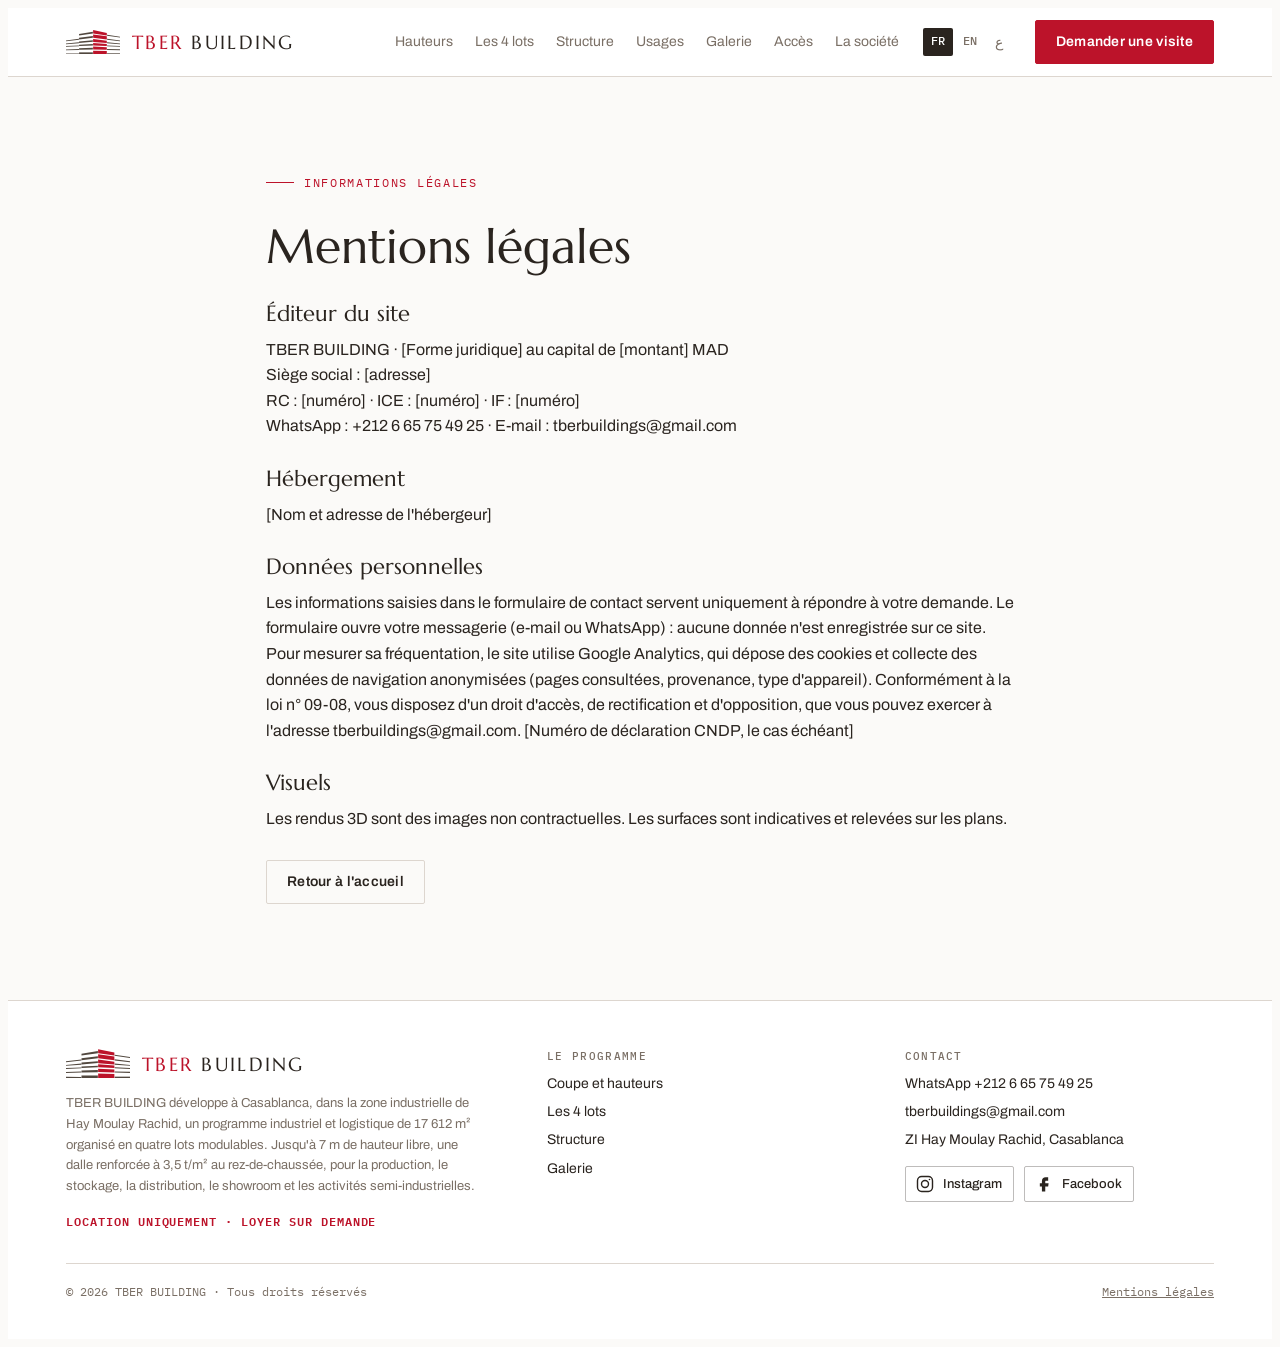
<file: mentions-legales.html>
<!doctype html>
<html lang="fr">
<head>
<meta charset="utf-8">
<!-- Google tag (gtag.js) -->
<script async src="https://www.googletagmanager.com/gtag/js?id=G-CRP1RFZ2TX"></script>
<script>
  window.dataLayer = window.dataLayer || [];
  function gtag(){dataLayer.push(arguments);}
  gtag('js', new Date());

  gtag('config', 'G-CRP1RFZ2TX');
</script>
<meta name="viewport" content="width=device-width, initial-scale=1, viewport-fit=cover">
<title>Mentions légales · TBER BUILDING</title>
<meta name="description" content="Location de hangars, dépôts et locaux industriels à Casablanca (Hay Moulay Rachid) : 4 lots modulables, 17 612 m², 7 m de hauteur libre, dalle 3,5 t/m², 1 quai par lot. Visite sur rendez-vous.">
<meta name="theme-color" content="#BC132A">
<meta name="robots" content="noindex">
<link rel="alternate" hreflang="fr" href="https://tberbuilding.ma/">
<link rel="alternate" hreflang="en" href="https://tberbuilding.ma/en/">
<link rel="alternate" hreflang="ar" href="https://tberbuilding.ma/ar/">
<link rel="alternate" hreflang="x-default" href="https://tberbuilding.ma/">
<link rel="icon" href="assets/favicon.svg" type="image/svg+xml">
<meta property="og:type" content="website">
<meta property="og:locale" content="fr_MA">
<meta property="og:title" content="Hangars et locaux industriels à louer à Casablanca · TBER BUILDING">
<meta property="og:description" content="4 lots modulables, 7 m de hauteur libre, dalle 3,5 t/m², 1 quai par lot. Zone industrielle Hay Moulay Rachid.">
<meta property="og:image" content="https://tberbuilding.ma/assets/rendu-angle-quais.jpg">
<link rel="preconnect" href="https://fonts.googleapis.com">
<link rel="preconnect" href="https://fonts.gstatic.com" crossorigin>
<link rel="stylesheet" href="https://fonts.googleapis.com/css2?family=Marcellus&family=Archivo:wght@400;500;600;700&family=IBM+Plex+Mono:wght@400;500&display=swap">
<link rel="stylesheet" href="css/style.css">
<script type="application/ld+json">
{"@context":"https://schema.org","@type":"Organization","name":"TBER BUILDING","url":"https://tberbuilding.ma/","email":"tberbuildings@gmail.com","telephone":"+212665754925","sameAs":["https://www.instagram.com/tber_building/","https://www.facebook.com/share/14sG1yNJWV6/"],
 "address":{"@type":"PostalAddress","streetAddress":"Zone industrielle Hay Moulay Rachid","addressLocality":"Casablanca","addressCountry":"MA"},
 "location":{"@type":"Place","name":"Plateforme logistique TBER BUILDING","geo":{"@type":"GeoCoordinates","latitude":33.564966,"longitude":-7.523049}}}
</script>
</head>
<body>
<header class="hdr">
  <div class="wrap">
    <a class="brand" href="index.html" aria-label="TBER BUILDING, accueil">
      <svg viewBox="0 0 442 202" aria-hidden="true"><g class="lg-b"><polygon points="0,85 106,72 106,79 0,92"/><polygon points="0,111 106,101 106,108 0,116"/><polygon points="0,132 106,127 106,133 0,138"/><polygon points="0,159 106,156 106,163 0,166"/><polygon points="0,192 106,193 106,201 0,201"/><polygon points="107,32 220,14 220,29 107,45"/><polygon points="107,64 220,50 220,64 107,78"/><polygon points="107,94 220,84 220,97 107,107"/><polygon points="107,121 220,115 220,126 107,132"/><polygon points="107,149 220,145 220,160 107,162"/><polygon points="107,183 220,183 220,201 107,201"/><polygon points="336,39 442,55 442,62 336,47"/><polygon points="336,71 442,85 442,92 336,79"/><polygon points="336,101 442,110 442,116 336,108"/><polygon points="336,126 442,132 442,138 336,133"/><polygon points="336,155 442,158 442,165 336,163"/><polygon points="336,191 442,191 442,201 336,201"/></g><g class="lg-r"><polygon points="222,1 334,24 334,45 222,29"/><polygon points="222,36 334,52 334,78 222,64"/><polygon points="222,73 334,88 334,107 222,98"/><polygon points="222,106 334,114 334,132 222,126"/><polygon points="222,136 334,141 334,162 222,159"/><polygon points="222,169 334,172 334,200 222,200"/></g></svg>
      <span class="brand-name"><b>TBER</b> BUILDING</span>
    </a>
    <nav class="nav" id="nav">
      <a href="index.html#hauteurs">Hauteurs</a>
      <a href="index.html#lots">Les 4 lots</a>
      <a href="index.html#structure">Structure</a>
      <a href="index.html#usages">Usages</a>
      <a href="index.html#galerie">Galerie</a>
      <a href="index.html#localisation">Accès</a>
      <a href="index.html#societe">La société</a>
    </nav>
    <div class="lang" aria-label="Langue"><a href="./" hreflang="fr" lang="fr" aria-current="page">FR</a><a href="en/" hreflang="en" lang="en">EN</a><a href="ar/" hreflang="ar" lang="ar">ع</a></div>
    <a class="btn" href="index.html#contact">Demander une visite</a>
    <button class="menu-btn" id="menuBtn" aria-controls="nav" aria-expanded="false" aria-label="Ouvrir le menu">
      <svg width="18" height="18" viewBox="0 0 18 18" aria-hidden="true"><path d="M1 4h16M1 9h16M1 14h16" stroke="currentColor" stroke-width="1.6"/></svg>
    </button>
  </div>
</header>
<main class="sec"><div class="wrap" style="max-width:780px;display:grid;gap:28px">
  <span class="eyebrow">Informations légales</span>
  <h2>Mentions légales</h2>
  <div style="display:grid;gap:10px"><h3>Éditeur du site</h3>
  <p>TBER BUILDING · [Forme juridique] au capital de [montant] MAD<br>Siège social : [adresse]<br>RC : [numéro] · ICE : [numéro] · IF : [numéro]<br>WhatsApp : +212 6 65 75 49 25 · E-mail : tberbuildings@gmail.com</p></div>
  <div style="display:grid;gap:10px"><h3>Hébergement</h3><p>[Nom et adresse de l'hébergeur]</p></div>
  <div style="display:grid;gap:10px"><h3>Données personnelles</h3>
  <p>Les informations saisies dans le formulaire de contact servent uniquement à répondre à votre demande. Le formulaire ouvre votre messagerie (e-mail ou WhatsApp) : aucune donnée n'est enregistrée sur ce site. Pour mesurer sa fréquentation, le site utilise Google Analytics, qui dépose des cookies et collecte des données de navigation anonymisées (pages consultées, provenance, type d'appareil). Conformément à la loi n° 09-08, vous disposez d'un droit d'accès, de rectification et d'opposition, que vous pouvez exercer à l'adresse tberbuildings@gmail.com. [Numéro de déclaration CNDP, le cas échéant]</p></div>
  <div style="display:grid;gap:10px"><h3>Visuels</h3><p>Les rendus 3D sont des images non contractuelles. Les surfaces sont indicatives et relevées sur les plans.</p></div>
  <p><a class="btn ghost" href="index.html">Retour à l'accueil</a></p>
</div></main>
<footer>
  <div class="wrap">
    <div style="display:grid;gap:14px">
      <a class="brand" href="index.html#top" aria-label="TBER BUILDING">
        <svg viewBox="0 0 442 202" style="width:64px" aria-hidden="true"><g class="lg-b"><polygon points="0,85 106,72 106,79 0,92"/><polygon points="0,111 106,101 106,108 0,116"/><polygon points="0,132 106,127 106,133 0,138"/><polygon points="0,159 106,156 106,163 0,166"/><polygon points="0,192 106,193 106,201 0,201"/><polygon points="107,32 220,14 220,29 107,45"/><polygon points="107,64 220,50 220,64 107,78"/><polygon points="107,94 220,84 220,97 107,107"/><polygon points="107,121 220,115 220,126 107,132"/><polygon points="107,149 220,145 220,160 107,162"/><polygon points="107,183 220,183 220,201 107,201"/><polygon points="336,39 442,55 442,62 336,47"/><polygon points="336,71 442,85 442,92 336,79"/><polygon points="336,101 442,110 442,116 336,108"/><polygon points="336,126 442,132 442,138 336,133"/><polygon points="336,155 442,158 442,165 336,163"/><polygon points="336,191 442,191 442,201 336,201"/></g><g class="lg-r"><polygon points="222,1 334,24 334,45 222,29"/><polygon points="222,36 334,52 334,78 222,64"/><polygon points="222,73 334,88 334,107 222,98"/><polygon points="222,106 334,114 334,132 222,126"/><polygon points="222,136 334,141 334,162 222,159"/><polygon points="222,169 334,172 334,200 222,200"/></g></svg>
        <span class="brand-name"><b>TBER</b> BUILDING</span>
      </a>
      <p>TBER BUILDING développe à Casablanca, dans la zone industrielle de Hay Moulay Rachid, un programme industriel et logistique de 17 612 m² organisé en quatre lots modulables. Jusqu'à 7 m de hauteur libre, une dalle renforcée à 3,5 t/m² au rez-de-chaussée, pour la production, le stockage, la distribution, le showroom et les activités semi-industrielles.</p>
      <p class="foot-rent">Location uniquement · loyer sur demande</p>
    </div>
    <div>
      <h4>Le programme</h4>
      <ul><li><a href="index.html#hauteurs">Coupe et hauteurs</a></li><li><a href="index.html#lots">Les 4 lots</a></li><li><a href="index.html#structure">Structure</a></li><li><a href="index.html#galerie">Galerie</a></li></ul>
    </div>
    <div>
      <h4>Contact</h4>
      <ul><li>WhatsApp <span dir="ltr">+212 6 65 75 49 25</span></li><li>tberbuildings@gmail.com</li><li>ZI Hay Moulay Rachid, Casablanca</li></ul>
      <div class="social foot"><a href="https://www.instagram.com/tber_building/" target="_blank" rel="noopener" aria-label="Instagram TBER BUILDING"><svg viewBox="0 0 24 24" aria-hidden="true"><rect x="3" y="3" width="18" height="18" rx="5"/><circle cx="12" cy="12" r="4.2"/><circle cx="17.4" cy="6.6" r="1" class="dot"/></svg><span>Instagram</span></a><a href="https://www.facebook.com/share/14sG1yNJWV6/" target="_blank" rel="noopener" aria-label="Facebook TBER BUILDING"><svg viewBox="0 0 24 24" aria-hidden="true"><path d="M14 8h3V4h-3c-2.8 0-4.5 1.8-4.5 4.6V11H7v4h2.5v6h4v-6H17l.5-4h-4V8.8c0-.5.3-.8.5-.8z"/></svg><span>Facebook</span></a></div>
    </div>
    <div class="legal"><span>© <span id="yr">2026</span> TBER BUILDING · Tous droits réservés</span><a href="mentions-legales.html">Mentions légales</a></div>
  </div>
</footer>
<script src="js/main.js"></script>
</body>
</html>
</file>
<file: css/style.css>
/* Layout : page d'architecte — blanc papier, traits fins, schémas cotés au cœur de chaque section, rouge du logo en accent unique */
:root{
  --bg:#FBFAF8; --paper:#FFFFFF; --ink:#2A241F; --brown:#51473E; --muted:#7A6F65;
  --line:#DDD6CF; --concrete:#EEEAE5; --hatch:#CFC7BF; --red:#BC132A; --red-soft:#F6E3E5;
  --on-red:#FFFFFF; --shade:rgba(27,22,18,.62); --panel:#F3EFEA; --on-panel:#2A241F;
  --f-display:"Marcellus","Cormorant Garamond",Georgia,"Times New Roman",serif;
  --f-body:"Archivo","Helvetica Neue",Arial,sans-serif;
  --f-mono:"IBM Plex Mono",ui-monospace,"SFMono-Regular",Menlo,monospace;
  --wrap:1180px; --r:2px; color-scheme:light;
}

*{box-sizing:border-box}
html{scroll-behavior:smooth}
@media (prefers-reduced-motion: reduce){html{scroll-behavior:auto}*{transition:none!important;animation:none!important}}
body{background:var(--bg);color:var(--ink);font-family:var(--f-body);font-size:16px;line-height:1.6;-webkit-font-smoothing:antialiased}
body::before{content:"";position:fixed;inset:0 0 auto;height:env(safe-area-inset-top,0px);z-index:60;background:var(--paper)}
img{max-width:100%;display:block}
a{color:inherit}
:focus-visible{outline:2px solid var(--red);outline-offset:3px}
.wrap{max-width:var(--wrap);margin:0 auto;padding-left:max(16px,env(safe-area-inset-left,0px));padding-right:max(16px,env(safe-area-inset-right,0px))}
h1,h2,h3{font-family:var(--f-display);font-weight:400;line-height:1.12;text-wrap:balance;margin:0}
h2{font-size:clamp(30px,4.2vw,48px)}
h3{font-size:22px}
p{margin:0}
.eyebrow{font-family:var(--f-mono);font-size:12px;letter-spacing:.14em;text-transform:uppercase;color:var(--red);display:flex;align-items:center;gap:10px}
.eyebrow::before{content:"";width:28px;height:1px;background:currentColor}
.lead{font-size:18px;color:var(--muted);max-width:62ch}
.mono{font-family:var(--f-mono)}
.num{font-variant-numeric:tabular-nums}

/* Header */
.hdr{position:sticky;top:env(safe-area-inset-top,0px);z-index:50;background:color-mix(in srgb,var(--paper) 92%,transparent);backdrop-filter:blur(8px);border-bottom:1px solid var(--line)}
.hdr .wrap{display:flex;align-items:center;gap:24px;height:68px}
.brand{display:flex;align-items:center;gap:12px;text-decoration:none;margin-inline-end:auto}
.brand svg{width:54px;height:auto}
.brand-name{font-family:var(--f-display);font-size:19px;letter-spacing:.12em;white-space:nowrap}
.brand-name b{font-weight:400;color:var(--red)}
.lg-r{fill:var(--red)} .lg-b{fill:var(--brown)}
.nav{display:flex;gap:22px;font-size:14px}
.nav a{text-decoration:none;color:var(--muted);padding-block:6px}
.nav a:hover{color:var(--ink)}
.btn{display:inline-flex;align-items:center;justify-content:center;gap:10px;font:600 14px/1 var(--f-body);letter-spacing:.02em;padding:14px 20px;border-radius:var(--r);border:1px solid var(--red);background:var(--red);color:var(--on-red);text-decoration:none;cursor:pointer;white-space:nowrap}
.btn:hover{filter:brightness(1.08)}
.btn.ghost{background:transparent;color:var(--ink);border-color:var(--line)}
.btn.ghost:hover{border-color:var(--ink);filter:none}
.btn svg{width:18px;height:18px;flex:none}
.menu-btn{display:none;background:none;border:1px solid var(--line);border-radius:var(--r);width:42px;height:42px;color:var(--ink);cursor:pointer}
@media (max-width:980px){
  .nav{display:none;position:absolute;top:68px;left:0;right:0;flex-direction:column;gap:0;background:var(--paper);border-bottom:1px solid var(--line);padding:8px max(16px,env(safe-area-inset-right,0px)) 16px max(16px,env(safe-area-inset-left,0px))}
  .nav.open{display:flex}
  .nav a{padding:12px 0;border-bottom:1px solid var(--line);font-size:16px}
  .menu-btn{display:inline-grid;place-items:center}
  .hdr .btn{display:none}
}

/* Hero : le bâtiment entier, sans texte par-dessus ; le texte vient dessous */
.hero{background:var(--paper);border-bottom:1px solid var(--line)}
.hero-img{margin:0;position:relative;background:#cfe0f1}
.hero-img img{width:100%;height:auto;max-height:calc(100vh - 68px);object-fit:cover;object-position:50% 60%}
.hero-img figcaption{position:absolute;inset-inline-end:max(16px,env(safe-area-inset-right,0px));bottom:12px;font:500 11px/1 var(--f-mono);letter-spacing:.12em;text-transform:uppercase;color:var(--ink);background:color-mix(in srgb,var(--paper) 85%,transparent);padding:6px 8px}
.intro{display:grid;grid-template-columns:minmax(0,1.1fr) minmax(0,1fr);gap:24px 64px;align-items:end;padding-block:56px 48px}
.intro > div{display:grid;gap:18px;min-width:0}
.intro h1{font-size:clamp(32px,4vw,52px);max-width:22ch}
.intro p{font-size:17px;color:var(--muted);max-width:52ch}
.intro .ctas{display:flex;flex-wrap:wrap;gap:12px}
@media (max-width:860px){.intro{grid-template-columns:minmax(0,1fr);padding-block:36px 32px}}
@media (max-width:600px){.hero-img figcaption{display:none}}

/* Chiffres clés */
.figures{background:var(--paper);border-bottom:1px solid var(--line)}
.figures .wrap{display:grid;grid-template-columns:repeat(6,minmax(0,1fr))}
.fig{padding:28px 18px 26px;border-inline-start:1px solid var(--line);display:grid;gap:6px;align-content:start}
.fig:first-child{border-inline-start:0;padding-inline-start:0}
.fig .v{font-family:var(--f-display);font-size:clamp(28px,3vw,38px);line-height:1;font-variant-numeric:tabular-nums}
.fig .v small{font-size:.5em;margin-left:3px;color:var(--muted)}
.fig .k{font-size:13px;color:var(--muted);line-height:1.35}
.fig.accent .v{color:var(--red)}
@media (max-width:900px){.figures .wrap{grid-template-columns:repeat(3,minmax(0,1fr))}.fig:nth-child(4){border-inline-start:0;padding-inline-start:0}.fig{border-top:1px solid var(--line)}.fig:nth-child(-n+3){border-top:0}}
@media (max-width:520px){.figures .wrap{grid-template-columns:repeat(2,minmax(0,1fr))}.fig{border-inline-start:0;padding-inline-start:0}.fig:nth-child(even){border-inline-start:1px solid var(--line);padding-inline-start:16px}.fig:nth-child(3){border-top:1px solid var(--line)}}

/* Sections */
section{scroll-margin-top:80px}
.sec{padding-block:96px}
.sec-head{display:grid;grid-template-columns:minmax(0,1fr) minmax(0,1fr);gap:32px 64px;align-items:end;margin-bottom:48px}
.sec-head > div{display:grid;gap:18px}
@media (max-width:860px){.sec-head{grid-template-columns:minmax(0,1fr)}.sec{padding-block:72px}}
.sheet{background:var(--paper);border:1px solid var(--line)}
.alt{background:var(--paper);border-block:1px solid var(--line)}

/* Coupe */
.coupe{display:grid;grid-template-columns:minmax(0,1fr) 320px;gap:0}
.coupe-draw{overflow-x:auto;border-right:1px solid var(--line);padding:20px 12px 8px}
.coupe-draw svg{display:block;width:100%;min-width:760px;height:auto}
.coupe-side{padding:28px 26px;display:grid;gap:22px;align-content:start}
.lvl-list{display:grid;gap:0;border-top:1px solid var(--line)}
.lvl-btn{display:grid;grid-template-columns:1fr auto;gap:8px;align-items:baseline;background:none;border:0;border-bottom:1px solid var(--line);padding:11px 0;text-align:start;font:500 14px var(--f-body);color:var(--muted);cursor:pointer}
.lvl-btn span:last-child{font-family:var(--f-mono);font-size:13px}
.lvl-btn:hover{color:var(--ink)}
.lvl-btn[aria-pressed="true"]{color:var(--red)}
.lvl-btn[aria-pressed="true"] span:first-child::before{content:"▸ "}
.lvl-card{display:grid;gap:14px}
.lvl-card h3{font-size:26px}
.kv{display:grid;grid-template-columns:auto 1fr;gap:6px 16px;font-size:14px;margin:0}
.kv dt{color:var(--muted)}
.kv dd{margin:0;font-family:var(--f-mono);font-variant-numeric:tabular-nums;text-align:end}
.lvl-card p{font-size:14px;color:var(--muted)}
@media (max-width:980px){.coupe{grid-template-columns:minmax(0,1fr)}.coupe-draw{border-right:0;border-bottom:1px solid var(--line)}}
.scroll-hint{display:none;font:12px var(--f-mono);color:var(--muted);padding:8px 14px 0}
@media (max-width:800px){.scroll-hint{display:block}}

/* SVG drawing tokens */
.d-line{stroke:var(--ink);fill:none}
.d-thin{stroke:var(--muted);fill:none;stroke-width:1}
.d-slab{fill:var(--ink)}
.d-col{fill:var(--brown)}
.d-fill{fill:var(--concrete)}
.d-hatch{fill:url(#hatch)}
.d-red{fill:var(--red)}
.d-redl{stroke:var(--red);fill:none}
.d-paper{fill:var(--paper)}
.d-text{fill:var(--ink);font-family:var(--f-mono);letter-spacing:.06em}
.sheet svg{font-size:12px}
.d-mut{fill:var(--muted);font-family:var(--f-mono);letter-spacing:.06em}
.d-big{font-family:var(--f-display);font-size:24px;letter-spacing:0}
.d-obj{fill:none;stroke:var(--muted);stroke-width:1.3}
.load rect{fill:var(--red)}
.load text{fill:var(--on-red);font:600 13px var(--f-mono);letter-spacing:.03em;text-anchor:middle}
.load .big text{font-size:16px}
.d-objf{fill:var(--muted)}
.hit{fill:var(--red);opacity:0;cursor:pointer;transition:opacity .2s}
.hit:hover{opacity:.05}
.hit.on{opacity:.09}

/* Lots */
.lots{display:grid;grid-template-columns:minmax(0,1.15fr) minmax(0,1fr)}
.lots-draw{padding:20px;border-right:1px solid var(--line);overflow-x:auto}
.lots-draw svg{display:block;width:100%;min-width:520px;height:auto}
.lot{cursor:pointer}
.lot rect,.lot path{fill:var(--concrete);stroke:var(--ink);stroke-width:1.5;transition:fill .2s}
.lot:hover rect,.lot:hover path{fill:var(--red-soft)}
.lot.sel rect,.lot.sel path{fill:var(--red)}
.lot text{pointer-events:none}
.lot .lt{fill:var(--ink);font-family:var(--f-display);font-size:30px}
.lot .ls{fill:var(--muted);font-family:var(--f-mono);font-size:12px}
.lot.sel .lt,.lot.sel .ls{fill:var(--on-red)}
.lots-side{padding:28px 26px;display:grid;gap:20px;align-content:start;min-width:0}
.chips{display:flex;flex-wrap:wrap;gap:8px}
.chip{font:500 13px var(--f-mono);padding:8px 12px;border:1px solid var(--line);background:none;color:var(--ink);border-radius:var(--r);cursor:pointer}
.chip[aria-pressed="true"]{background:var(--red);border-color:var(--red);color:var(--on-red)}
.tbl-wrap{overflow-x:auto}
table{border-collapse:collapse;width:100%;font-size:13px}
th,td{padding:9px 8px;border-bottom:1px solid var(--line);text-align:end;font-variant-numeric:tabular-nums;white-space:nowrap}
th:first-child,td:first-child{text-align:start;padding-inline-start:0}
thead th{font:500 11px var(--f-mono);letter-spacing:.08em;text-transform:uppercase;color:var(--muted)}
tbody td{font-family:var(--f-mono)}
tfoot td{font-weight:600;border-bottom:0;padding-top:12px}
tfoot td:last-child{color:var(--red);font-size:15px}
.total{display:flex;align-items:baseline;gap:12px;flex-wrap:wrap}
.total .v{font-family:var(--f-display);font-size:44px;line-height:1;color:var(--red);font-variant-numeric:tabular-nums}
.note{font-size:12px;color:var(--muted)}
@media (max-width:980px){.lots{grid-template-columns:minmax(0,1fr)}.lots-draw{border-right:0;border-bottom:1px solid var(--line)}}

/* Structure */
.struct{display:grid;grid-template-columns:repeat(3,minmax(0,1fr));gap:0}
.struct > div{padding:28px 26px;display:grid;gap:14px;align-content:start;border-inline-start:1px solid var(--line)}
.struct > div:first-child{border-inline-start:0}
.struct svg{width:100%;height:auto;display:block}
.struct .v{font-family:var(--f-display);font-size:40px;line-height:1;color:var(--red)}
.struct p{font-size:14px;color:var(--muted)}
@media (max-width:860px){.struct{grid-template-columns:minmax(0,1fr)}.struct > div{border-inline-start:0;border-top:1px solid var(--line)}.struct > div:first-child{border-top:0}}

/* Photos plateaux */
.plates{display:grid;grid-template-columns:repeat(2,minmax(0,1fr));gap:24px}
.plate{margin:0;display:grid;gap:12px}
.plate .img{position:relative;aspect-ratio:4/3;overflow:hidden;background:var(--concrete);max-width:100%}
.plate img{width:100%;height:100%;object-fit:cover}
.plate .h{position:absolute;left:16px;top:16px;bottom:16px;width:44px;display:grid;justify-items:center;color:#fff}
.plate .h::before{content:"";position:absolute;top:0;bottom:0;width:1px;background:#fff;opacity:.9}
.plate .h span{position:relative;align-self:center;background:var(--red);font:500 13px var(--f-mono);padding:6px 8px;white-space:nowrap}
.plate .h i{position:absolute;width:14px;height:1px;background:#fff}
.plate .h i:first-of-type{top:0}.plate .h i:last-of-type{bottom:0}
.plate figcaption{display:flex;justify-content:space-between;gap:12px;flex-wrap:wrap;font-size:14px}
.plate figcaption b{font-weight:600}
.plate figcaption span{color:var(--muted);font-family:var(--f-mono);font-size:12px}
@media (max-width:760px){.plates{grid-template-columns:minmax(0,1fr)}}

/* Usages */
.uses{display:grid;grid-template-columns:repeat(6,minmax(0,1fr));border-top:1px solid var(--line)}
.use{padding-block:26px 22px;padding-inline:0 16px;display:grid;gap:14px;align-content:start;border-bottom:1px solid var(--line)}
.use + .use{padding-inline-start:16px;border-inline-start:1px solid var(--line)}
.use svg{width:46px;height:46px;stroke:var(--ink);fill:none;stroke-width:1.4;stroke-linecap:round;stroke-linejoin:round}
.use svg .a{stroke:var(--red)}
.use b{font-weight:600;font-size:15px}
.use p{font-size:13px;color:var(--muted)}
@media (max-width:980px){.uses{grid-template-columns:repeat(3,minmax(0,1fr))}.use:nth-child(4){border-inline-start:0;padding-inline-start:0}}
@media (max-width:560px){.uses{grid-template-columns:repeat(2,minmax(0,1fr))}.use:nth-child(odd){border-inline-start:0;padding-inline-start:0}.use:nth-child(4){border-inline-start:1px solid var(--line);padding-inline-start:16px}}

/* Galerie */
.gal{display:grid;grid-template-columns:repeat(6,minmax(0,1fr));gap:12px}
.gal button{all:unset;cursor:pointer;position:relative;overflow:hidden;background:var(--concrete);display:block}
.gal button:focus-visible{outline:2px solid var(--red);outline-offset:3px}
.gal img{width:100%;height:100%;object-fit:cover;transition:transform .5s}
.gal button:hover img{transform:scale(1.03)}
.gal .g1{grid-column:span 4;grid-row:span 2}
.gal .g2,.gal .g6,.gal .g3,.gal .g4,.gal .g5{grid-column:span 2;aspect-ratio:4/3}
.tag{position:absolute;inset-inline-start:10px;bottom:10px;font:500 11px var(--f-mono);letter-spacing:.1em;text-transform:uppercase;background:var(--paper);color:var(--ink);padding:5px 8px}
.tag.red{background:var(--red);color:var(--on-red)}
@media (max-width:760px){.gal{grid-template-columns:repeat(2,minmax(0,1fr))}.gal .g1{grid-column:span 2;grid-row:auto;aspect-ratio:16/9}.gal .g2,.gal .g6,.gal .g3,.gal .g4{grid-column:span 1}.gal .g5{grid-column:span 2;aspect-ratio:16/9}}
dialog{border:0;padding:0;background:transparent;max-width:min(1200px,94vw);max-height:92vh}
dialog::backdrop{background:var(--shade)}
dialog img{display:block;width:auto;height:auto;max-width:100%;max-height:calc(100dvh - 120px);object-fit:contain;margin:0 auto}
dialog .cap{display:flex;justify-content:space-between;gap:12px;align-items:center;background:var(--paper);color:var(--ink);padding:12px 14px;font-size:14px}
dialog .cap button{background:none;border:1px solid var(--line);color:var(--ink);padding:6px 12px;cursor:pointer;font:500 13px var(--f-body);border-radius:var(--r)}

/* Localisation */
.loc{display:grid;grid-template-columns:minmax(0,1.3fr) minmax(0,1fr)}
.loc-draw{border-right:1px solid var(--line);padding:16px;overflow-x:auto}
.loc-draw img{width:100%;height:auto;display:block}
.loc-side{padding:28px 26px;display:grid;gap:22px;align-content:start}
.road{fill:none;stroke-linecap:round}
.road.hw{stroke:var(--brown);stroke-width:9}
.road.hw2{stroke:var(--paper);stroke-width:3}
.road.sec{stroke:var(--hatch);stroke-width:5}
.road.min{stroke:var(--line);stroke-width:2}
.badge-a{fill:var(--brown)}
.badge-t{fill:var(--paper);font:600 12px var(--f-mono)}
.access{display:grid;gap:0;margin:0;padding:0;list-style:none;border-top:1px solid var(--line)}
.access li{display:grid;grid-template-columns:auto 1fr;gap:14px;align-items:center;padding:12px 0;border-bottom:1px solid var(--line);font-size:14px}
.access b{font:600 12px var(--f-mono);background:var(--brown);color:var(--paper);padding:4px 7px;border-radius:var(--r);min-width:44px;text-align:center}
.coords{display:flex;gap:10px;align-items:center;flex-wrap:wrap;font:13px var(--f-mono);color:var(--muted)}
@media (max-width:980px){.loc{grid-template-columns:minmax(0,1fr)}.loc-draw{border-right:0;border-bottom:1px solid var(--line)}}

/* Société */
.about{display:grid;grid-template-columns:minmax(0,1fr) minmax(0,1fr);gap:48px 72px;align-items:start}
.about blockquote{margin:0;font-family:var(--f-display);font-size:clamp(26px,3vw,36px);line-height:1.25;border-inline-start:2px solid var(--red);padding-inline-start:24px;text-wrap:balance}
.about .txt{display:grid;gap:18px;color:var(--muted);max-width:62ch}
.about .txt strong{color:var(--ink);font-weight:600}
.pillars{display:grid;grid-template-columns:repeat(3,minmax(0,1fr));gap:0;margin-top:8px;border-top:1px solid var(--line)}
.pillars div{padding-block:18px 0;padding-inline:0 16px;display:grid;gap:6px}
.pillars div + div{padding-inline-start:16px;border-inline-start:1px solid var(--line)}
.pillars b{font-family:var(--f-display);font-weight:400;font-size:20px}
.pillars span{font-size:13px;color:var(--muted)}
@media (max-width:860px){.about{grid-template-columns:minmax(0,1fr)}}
@media (max-width:480px){.pillars{grid-template-columns:minmax(0,1fr)}.pillars div + div{padding-inline-start:0;border-inline-start:0;border-top:1px solid var(--line);padding-top:14px}}

/* Contact */
.contact{display:grid;grid-template-columns:minmax(0,1fr) minmax(0,1.2fr);gap:0}
.contact-info{padding:36px 32px;display:grid;gap:26px;align-content:start;background:var(--panel);color:var(--on-panel)}
.contact-info h2{color:var(--on-panel)}
.contact-info .lead{color:color-mix(in srgb,var(--on-panel) 72%,transparent)}
.cline{display:grid;gap:6px;border-top:1px solid color-mix(in srgb,var(--on-panel) 22%,transparent);padding-top:16px}
.cline small{font:500 11px var(--f-mono);letter-spacing:.12em;text-transform:uppercase;color:color-mix(in srgb,var(--on-panel) 60%,transparent)}
.cline .row{display:flex;align-items:center;gap:12px;flex-wrap:wrap;font-size:20px;font-family:var(--f-display)}
.cline .row a{text-decoration:none}
.copy{font:500 12px var(--f-mono);background:none;border:1px solid color-mix(in srgb,var(--on-panel) 35%,transparent);color:var(--on-panel);padding:5px 9px;border-radius:var(--r);cursor:pointer}
form{padding:36px 32px;display:grid;grid-template-columns:repeat(2,minmax(0,1fr));gap:18px 20px;align-content:start}
.field{display:grid;gap:6px;min-width:0}
.field.full{grid-column:1/-1}
label{font:500 12px var(--f-mono);letter-spacing:.08em;text-transform:uppercase;color:var(--muted)}
input,select,textarea{font:15px var(--f-body);color:var(--ink);background:var(--bg);border:1px solid var(--line);border-radius:var(--r);padding:12px 12px;width:100%}
input:focus,select:focus,textarea:focus{outline:none;border-color:var(--red)}
textarea{min-height:110px;resize:vertical}
.lotpick{display:flex;flex-wrap:wrap;gap:8px}
.form-actions{grid-column:1/-1;display:flex;gap:12px;flex-wrap:wrap;align-items:center}
.form-msg{font-size:13px;color:var(--muted)}
@media (max-width:860px){.contact{grid-template-columns:minmax(0,1fr)}}
@media (max-width:520px){form{grid-template-columns:minmax(0,1fr);padding:28px 20px}.contact-info{padding:28px 20px}}

/* Footer */
footer{padding-block:48px 40px;border-top:1px solid var(--line);background:var(--paper)}
footer .wrap{display:grid;grid-template-columns:minmax(0,1.4fr) repeat(2,minmax(0,1fr));gap:32px 48px}
footer p{font-size:13px;color:var(--muted);max-width:60ch}
footer h4{margin:0 0 10px;font:500 11px var(--f-mono);letter-spacing:.12em;text-transform:uppercase;color:var(--muted)}
footer ul{list-style:none;margin:0;padding:0;display:grid;gap:6px;font-size:14px}
footer ul a{text-decoration:none}
.legal{grid-column:1/-1;display:flex;justify-content:space-between;flex-wrap:wrap;gap:12px;border-top:1px solid var(--line);padding-top:20px;font:12px var(--f-mono);color:var(--muted)}
@media (max-width:760px){footer .wrap{grid-template-columns:minmax(0,1fr)}}

/* WhatsApp flottant */
.wa{position:fixed;z-index:55;right:calc(18px + env(safe-area-inset-right,0px));bottom:calc(18px + env(safe-area-inset-bottom,0px));width:58px;height:58px;border-radius:50%;background:#25D366;display:grid;place-items:center;box-shadow:0 6px 20px rgba(0,0,0,.22);text-decoration:none}
.wa svg{width:30px;height:30px;fill:#fff}
.wa:hover{transform:translateY(-2px)}



/* Réseaux sociaux */
.social{display:flex;flex-wrap:wrap;gap:10px}
.social a{display:inline-flex;align-items:center;gap:8px;text-decoration:none;font:500 14px var(--f-body);padding:9px 14px 9px 11px;border:1px solid color-mix(in srgb,currentColor 30%,transparent);border-radius:var(--r);transition:background .2s,border-color .2s,color .2s}
.social a:hover{background:var(--red);border-color:var(--red);color:var(--on-red)}
.social svg{width:20px;height:20px;fill:none;stroke:currentColor;stroke-width:1.7;stroke-linejoin:round}
.social svg path{fill:currentColor;stroke:none}
.social svg .dot{fill:currentColor;stroke:none}
.social.foot{margin-top:14px}
.social.foot a{font-size:13px;padding:7px 11px 7px 9px}

/* FAQ */
.qas{display:grid;border-top:1px solid var(--line);max-width:900px}
.qa{border-bottom:1px solid var(--line)}
.qa summary{list-style:none;cursor:pointer;display:flex;justify-content:space-between;align-items:center;gap:20px;padding:22px 0;font-family:var(--f-display);font-size:clamp(18px,2vw,22px);line-height:1.35}
.qa summary::-webkit-details-marker{display:none}
.qa summary::after{content:"+";flex:none;width:32px;height:32px;display:grid;place-items:center;border:1px solid var(--line);border-radius:50%;font:400 20px/1 var(--f-body);color:var(--red);transition:transform .3s,background .3s,color .3s}
.qa[open] summary::after{transform:rotate(45deg);background:var(--red);color:var(--on-red);border-color:var(--red)}
.qa summary:hover{color:var(--red)}
.qa p{margin:0;padding:0 0 24px;color:var(--muted);max-width:70ch}
.qa[open] p{animation:up .4s cubic-bezier(.2,.7,.2,1)}

/* Vidéo */
.vid{display:grid;grid-template-columns:minmax(0,1fr) auto;gap:40px 72px;align-items:center}
.vid-text{display:grid;gap:18px;align-content:center;max-width:52ch}
.vid-actions{display:flex;gap:12px;flex-wrap:wrap}
.vid-frame{position:relative;margin:0;height:min(68vh,560px);aspect-ratio:9/16;max-width:100%;background:#1c1814;border:1px solid var(--line);overflow:hidden;justify-self:center}
.vid-frame video{width:100%;height:100%;object-fit:cover;display:block;cursor:pointer}
.vid-btn{position:absolute;bottom:12px;width:42px;height:42px;border-radius:50%;border:0;display:grid;place-items:center;cursor:pointer;background:rgba(20,16,13,.62);color:#fff;backdrop-filter:blur(4px);transition:background .2s}
.vid-btn:hover{background:var(--red)}
.vid-btn svg{width:20px;height:20px}
.vid-play{left:12px}.vid-sound{right:12px}
.vid-play svg{fill:#fff}
.vid-play .i-pause{display:none}
.vid-frame.playing .vid-play .i-pause{display:inline}.vid-frame.playing .vid-play .i-play{display:none}
.vid-sound .i-on{display:none}
.vid-sound[aria-pressed="true"] .i-on{display:inline}.vid-sound[aria-pressed="true"] .i-off{display:none}
@media (max-width:860px){.vid{grid-template-columns:minmax(0,1fr)}.vid-frame{height:min(60vh,480px)}}
.foot-rent{font:600 12px var(--f-mono);letter-spacing:.08em;text-transform:uppercase;color:var(--red)}
/* Langues */
@media (max-width:480px){.hdr .wrap{gap:10px}.brand{gap:8px}.brand svg{width:42px}.brand-name{font-size:15px;letter-spacing:.08em}.lang a{padding:6px 5px}}
.lang{display:flex;gap:2px;font:500 12px var(--f-mono)}
.lang a{padding:7px 8px;text-decoration:none;color:var(--muted);border-radius:var(--r);line-height:1}
.lang a:hover{color:var(--ink)}
.lang a[aria-current="page"]{background:var(--ink);color:var(--paper)}
.lang a[lang="ar"]{font-family:"IBM Plex Sans Arabic",Tahoma,sans-serif;font-size:14px}
html[lang="ar"]{--f-display:"Noto Kufi Arabic","IBM Plex Sans Arabic",Tahoma,sans-serif;--f-body:"IBM Plex Sans Arabic",Tahoma,sans-serif;--f-mono:"IBM Plex Sans Arabic","IBM Plex Mono",Tahoma,monospace}
html[lang="ar"] *{letter-spacing:0!important;text-transform:none!important}
html[lang="ar"] body{line-height:1.8}
html[lang="ar"] h1,html[lang="ar"] h2,html[lang="ar"] h3,html[lang="ar"] blockquote{line-height:1.45}
[dir="rtl"] svg{direction:ltr}
[dir="rtl"] .coupe-draw,[dir="rtl"] .lots-draw,[dir="rtl"] .loc-draw{direction:ltr}
[dir="rtl"] .scroll-hint{direction:rtl}
[dir="rtl"] #progress,[dir="rtl"] .nav a::after{transform-origin:100% 50%}
[dir="rtl"] .lvl-btn[aria-pressed="true"] span:first-child::before{content:"◂ "}
/* ===== Animations ===== */
#progress{position:fixed;left:0;right:0;top:env(safe-area-inset-top,0px);height:3px;z-index:70;background:var(--red);transform:scaleX(0);transform-origin:0 50%;pointer-events:none}
.hdr{transition:box-shadow .3s,background .3s}
.hdr.scrolled{box-shadow:0 6px 24px rgba(42,36,31,.08)}
.nav a{position:relative}
.nav a::after{content:"";position:absolute;left:0;right:0;bottom:0;height:1px;background:var(--red);transform:scaleX(0);transform-origin:0 50%;transition:transform .35s}
.nav a:hover::after,.nav a.active::after{transform:scaleX(1)}
.nav a.active{color:var(--ink)}
.btn{transition:filter .2s,transform .2s,border-color .2s,background .2s}
.btn:hover{transform:translateY(-1px)}
/* hero */
.hero-img{overflow:hidden}
.hero-img img{animation:heroZoom 9s cubic-bezier(.2,.6,.2,1) both}
@keyframes heroZoom{from{transform:scale(1.08)}to{transform:scale(1)}}
.intro > div > *{animation:up .9s cubic-bezier(.2,.7,.2,1) both}
.intro > div > *:nth-child(2){animation-delay:.12s}
.intro > div:last-child > *{animation-delay:.25s}
.intro > div:last-child > *:nth-child(2){animation-delay:.37s}
@keyframes up{from{opacity:0;transform:translateY(22px)}to{opacity:1;transform:none}}
/* révélation au défilement (seulement si le JS est actif) */
.anim .rv{opacity:0;transform:translateY(28px);transition:opacity .8s cubic-bezier(.2,.7,.2,1),transform .8s cubic-bezier(.2,.7,.2,1);transition-delay:var(--d,0s)}
.anim .rv.in{opacity:1;transform:none}
/* coupe : cotes tracées, charges qui apparaissent */
.anim #hauteurs .d-redl path{stroke-dasharray:1;stroke-dashoffset:1;transition:stroke-dashoffset 1.6s cubic-bezier(.4,0,.2,1) .3s}
.anim #hauteurs.in .d-redl path{stroke-dashoffset:0}
.load g > *{transform-box:fill-box;transform-origin:50% 50%;transition:transform .5s cubic-bezier(.3,1.6,.5,1),opacity .4s}
.anim #hauteurs:not(.in) .load g > *{transform:scale(.4);opacity:0}
.load g:nth-child(1) > *{transition-delay:1.5s}.load g:nth-child(2) > *{transition-delay:1.3s}.load g:nth-child(3) > *{transition-delay:1.1s}.load g:nth-child(4) > *{transition-delay:.9s}
.lvl-card{animation:up .45s cubic-bezier(.2,.7,.2,1)}
/* photos : la cote de hauteur se déploie */
.plate .img img{transition:transform 1.2s cubic-bezier(.2,.7,.2,1)}
.plate:hover .img img{transform:scale(1.04)}
.anim .plate .h::before{transform:scaleY(0);transform-origin:50% 100%;transition:transform 1.1s cubic-bezier(.4,0,.2,1) .2s}
.anim .plate .h span{opacity:0;transition:opacity .5s 1s}
.anim .plate.in .h::before{transform:scaleY(1)}
.anim .plate.in .h span{opacity:1}
/* lots */
.lot{transition:opacity .6s,transform .6s}
.anim #lots:not(.in) .lot{opacity:0}
.lot[data-lot="20"]{transition-delay:.1s}.lot[data-lot="21"]{transition-delay:.2s}.lot[data-lot="22"]{transition-delay:.3s}
.total .v{display:inline-block}
.total .v.bump{animation:bump .45s}
@keyframes bump{40%{transform:scale(1.06)}}
/* usages */
.use{transition:background .3s}
.use:hover{background:var(--concrete)}
.use svg{transition:transform .4s}
.use:hover svg{transform:translateY(-4px)}
.anim .use svg path,.anim .use svg circle{stroke-dasharray:1;stroke-dashoffset:1;transition:stroke-dashoffset 1.4s cubic-bezier(.4,0,.2,1) var(--d,0s)}
.anim .use.in svg path,.anim .use.in svg circle{stroke-dashoffset:0}
/* galerie + visionneuse */
.gal .tag{transition:transform .3s}
.gal button:hover .tag{transform:translateY(-3px)}
dialog[open]{animation:pop .35s cubic-bezier(.2,.7,.2,1)}
@keyframes pop{from{opacity:0;transform:scale(.96)}}
dialog .nav-lb{display:flex;gap:6px;align-items:center}
dialog img{transition:opacity .25s}
/* carte : repère qui pulse */
.map-wrap{position:relative;overflow:hidden}
.map-wrap img{transition:transform 2.4s cubic-bezier(.2,.7,.2,1)}
.anim .loc:not(.in) .map-wrap img{transform:scale(1.12)}
.pulse{position:absolute;left:45.9%;top:24.7%;width:14%;aspect-ratio:1;transform:translate(-50%,-50%);border-radius:50%;pointer-events:none}
.pulse::before,.pulse::after{content:"";position:absolute;inset:0;border-radius:50%;border:2px solid var(--red);animation:ring 2.4s ease-out infinite;opacity:0}
.pulse::after{animation-delay:1.2s}
@keyframes ring{0%{transform:scale(.6);opacity:.9}100%{transform:scale(1.7);opacity:0}}
/* WhatsApp */
.wa{transition:transform .25s}
.wa::before{content:"";position:absolute;inset:0;border-radius:50%;background:#25D366;z-index:-1;animation:waPulse 2.8s ease-out 3s infinite}
@keyframes waPulse{0%{transform:scale(1);opacity:.55}100%{transform:scale(1.7);opacity:0}}
.wa-tip{position:absolute;right:70px;top:50%;transform:translateY(-50%) translateX(8px);white-space:nowrap;background:var(--ink);color:var(--paper);font:500 13px var(--f-body);padding:8px 12px;border-radius:var(--r);opacity:0;pointer-events:none;transition:opacity .3s,transform .3s}
.wa:hover .wa-tip,.wa.tip .wa-tip{opacity:1;transform:translateY(-50%)}
@media (max-width:520px){.wa-tip{display:none}}
@media (prefers-reduced-motion: reduce){.hero-img img,.intro > div > *,.pulse::before,.pulse::after,.wa::before{animation:none!important}}
</file>
